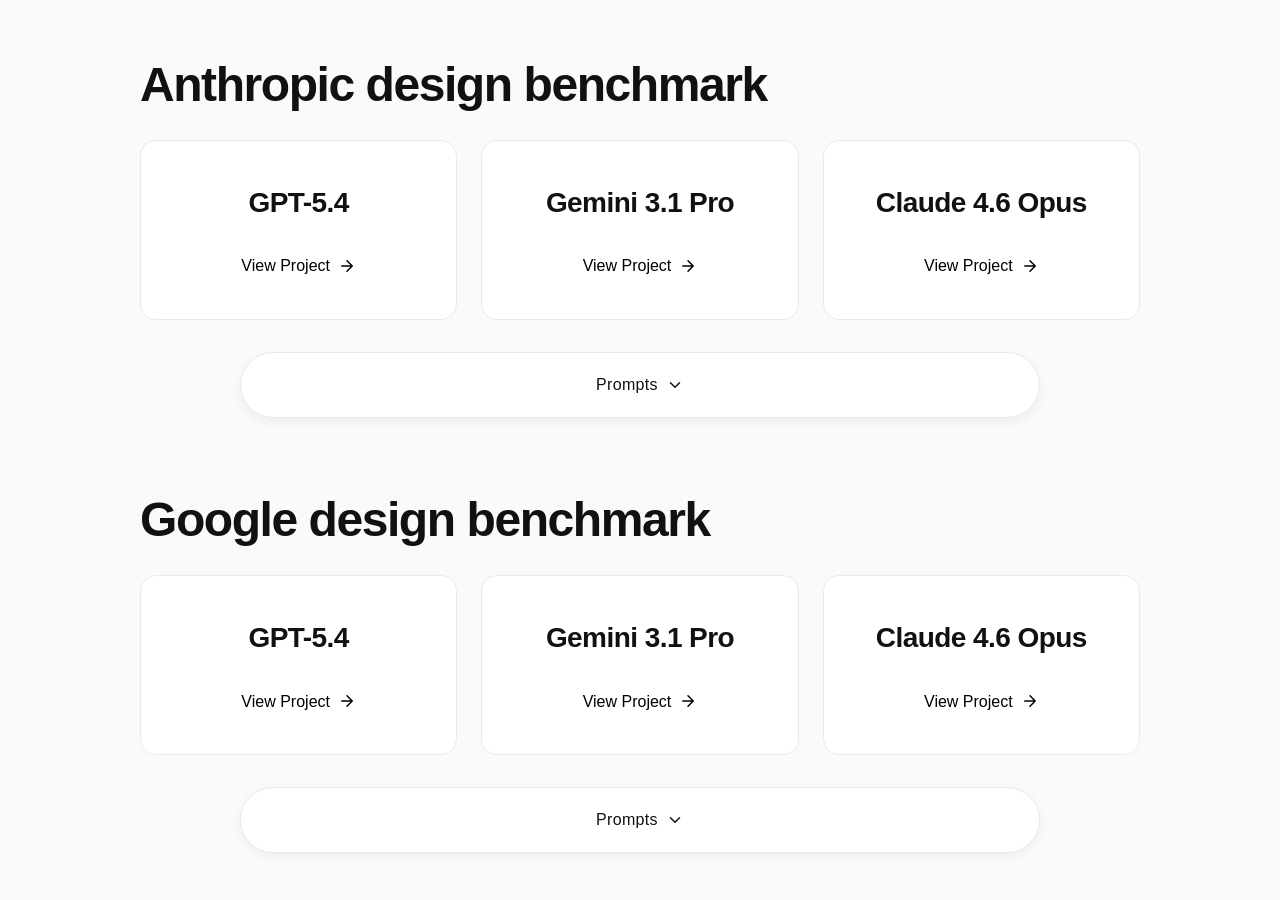
<file: index.html>
<!DOCTYPE html>
<html lang="en">
<head>
  <meta charset="UTF-8">
  <meta name="viewport" content="width=device-width, initial-scale=1.0">
  <title>AI Design Search Prototypes</title>
  <meta name="description" content="A collection of web design prototypes for various AI assistant concepts.">
  <link rel="icon" type="image/svg+xml" href="data:image/svg+xml,%3Csvg xmlns='http://www.w3.org/2000/svg' viewBox='0 0 32 32'%3E%3Crect width='32' height='32' rx='6' fill='%23111111'/%3E%3Cpath d='M10 22L16 10L22 22' stroke='%23ffffff' stroke-width='2' fill='none'/%3E%3Cpath d='M12.5 18H19.5' stroke='%23ffffff' stroke-width='2'/%3E%3C/svg%3E">
  <style>
    :root {
      --bg: #FAFAFA;
      --text: #111111;
      --card-bg: #FFFFFF;
      --border: #EAEAEA;
      --accent: #000000;
      --hover-border: #CCCCCC;
    }

    @media (prefers-color-scheme: dark) {
      :root {
        --bg: #0A0A0A;
        --text: #EDEDED;
        --card-bg: #141414;
        --border: #2A2A2A;
        --accent: #FFFFFF;
        --hover-border: #444444;
      }
    }

    * {
      margin: 0;
      padding: 0;
      box-sizing: border-box;
    }

    body {
      font-family: -apple-system, BlinkMacSystemFont, "SF Pro Display", "Segoe UI", Roboto, Helvetica, Arial, sans-serif;
      background-color: var(--bg);
      color: var(--text);
      line-height: 1.6;
      display: flex;
      flex-direction: column;
      align-items: center;
      justify-content: center;
      min-height: 100vh;
      padding: 2rem;
      -webkit-font-smoothing: antialiased;
      -moz-osx-font-smoothing: grayscale;
    }

    .container {
      max-width: 1000px;
      width: 100%;
    }

    header {
      margin-bottom: 0;
      text-align: center;
    }

    h1 {
      font-size: 3rem;
      font-weight: 700;
      letter-spacing: -0.03em;
      margin-bottom: 1rem;
      text-align: left;
    }

    p.subtitle {
      color: #666;
      font-size: 1.2rem;
      max-width: 600px;
      margin: 0 auto;
    }
    
    @media (prefers-color-scheme: dark) {
      p.subtitle { color: #999; }
    }

    .projects-grid {
      display: grid;
      grid-template-columns: repeat(auto-fit, minmax(300px, 1fr));
      gap: 1.5rem;
    }

    .project-card {
      background: var(--card-bg);
      border: 1px solid var(--border);
      border-radius: 16px;
      padding: 2.5rem;
      text-decoration: none;
      color: var(--text);
      transition: all 0.3s cubic-bezier(0.25, 0.8, 0.25, 1);
      display: flex;
      flex-direction: column;
      align-items: center;
      justify-content: center;
      text-align: center;
      height: 100%;
      position: relative;
      overflow: hidden;
    }

    .project-card::before {
      content: '';
      position: absolute;
      top: 0;
      left: 0;
      right: 0;
      height: 4px;
      background: var(--accent);
      opacity: 0;
      transition: all 0.3s ease;
    }

    .project-card:hover {
      transform: translateY(-6px);
      box-shadow: 0 16px 32px rgba(0, 0, 0, 0.08);
      border-color: var(--hover-border);
    }
    
    @media (prefers-color-scheme: dark) {
      .project-card:hover { box-shadow: 0 16px 32px rgba(0, 0, 0, 0.4); }
    }

    .project-card:hover::before {
      opacity: 1;
    }

    /* Brand-specific top border colors */
    .card-gpt:hover::before { background: #10a37f; } /* OpenAI Green */
    .card-gemini:hover::before { background: linear-gradient(90deg, #4285f4, #ea4335, #fbbc05, #34a853); } /* Google Colors */
    .card-claude:hover::before { background: #D4714E; } /* Anthropic Tawny */

    .project-tag {
      font-size: 0.8rem;
      text-transform: uppercase;
      letter-spacing: 0.05em;
      font-weight: 600;
      color: #888;
      margin-bottom: 1rem;
      display: none;
    }

    .project-title {
      font-size: 1.75rem;
      font-weight: 600;
      margin-bottom: 0.75rem;
      letter-spacing: -0.02em;
    }

    .project-desc {
      color: #666;
      font-size: 1rem;
      margin-bottom: 2.5rem;
      flex-grow: 1;
    }
    
    @media (prefers-color-scheme: dark) {
      .project-desc { color: #A0A0A0; }
    }

    .project-link {
      display: inline-flex;
      align-items: center;
      justify-content: center;
      font-weight: 500;
      font-size: 1rem;
      color: var(--accent);
      margin-top: 1rem;
    }

    .project-link svg {
      margin-left: 0.5rem;
      transition: transform 0.2s ease;
      fill: none;
      stroke: currentColor;
      stroke-width: 2;
      stroke-linecap: round;
      stroke-linejoin: round;
      width: 18px;
      height: 18px;
    }

    .project-card:hover .project-link svg {
      transform: translateX(6px);
    }

    footer {
      margin-top: 0;
      text-align: center;
      color: #888;
      font-size: 0.9rem;
    }
    
    /* Reveal animation */
    @keyframes fadeInUp {
      from { opacity: 0; transform: translateY(20px); }
      to { opacity: 1; transform: translateY(0); }
    }
    
    .animate-up {
      animation: fadeInUp 0.8s cubic-bezier(0.16, 1, 0.3, 1) forwards;
      opacity: 0;
    }
    
    .delay-1 { animation-delay: 0.1s; }
    .delay-2 { animation-delay: 0.2s; }
    .delay-3 { animation-delay: 0.3s; }

    details.prompt-block {
      margin-top: 2rem;
      background: var(--card-bg);
      border: 1px solid var(--border);
      border-radius: 50px;
      text-align: center;
      color: var(--text);
      font-size: 1rem;
      max-width: 800px;
      margin-left: auto;
      margin-right: auto;
      box-shadow: 0 4px 12px rgba(0,0,0,0.05);
      transition: all 0.3s cubic-bezier(0.25, 0.8, 0.25, 1);
    }
    
    details.prompt-block:hover {
      border-color: var(--hover-border);
      box-shadow: 0 8px 24px rgba(0, 0, 0, 0.08);
      transform: translateY(-2px);
    }

    details.prompt-block[open] {
      border-radius: 24px;
    }

    details.prompt-block summary {
      padding: 1.2rem 2.5rem;
      cursor: pointer;
      font-weight: 500;
      list-style: none;
      outline: none;
      display: flex;
      align-items: center;
      justify-content: center;
      gap: 0.5rem;
      letter-spacing: 0.02em;
    }

    details.prompt-block summary::-webkit-details-marker {
      display: none;
    }
    
    details.prompt-block summary svg {
      width: 18px;
      height: 18px;
      fill: none;
      stroke: currentColor;
      stroke-width: 2;
      stroke-linecap: round;
      stroke-linejoin: round;
      transition: transform 0.3s cubic-bezier(0.25, 0.8, 0.25, 1);
    }
    
    details.prompt-block[open] summary svg {
      transform: rotate(180deg);
    }

    .prompt-content {
      padding: 0 2.5rem 1.5rem 2.5rem;
      line-height: 1.6;
      word-break: keep-all;
      color: #666;
    }
    
    @media (prefers-color-scheme: dark) {
      details.prompt-block {
        box-shadow: 0 4px 12px rgba(0,0,0,0.2);
      }
      details.prompt-block:hover {
        box-shadow: 0 8px 24px rgba(0,0,0,0.4);
      }
      .prompt-content {
        color: #A0A0A0;
      }
    }
  </style>
</head>
<body>

  <div class="container">
    <header class="animate-up">
      <h1>Anthropic design benchmark</h1>
    </header>

    <section style="margin-bottom: 4rem;">
      <div class="projects-grid">
        
        <!-- GPT-5.4 Project -->
        <a href="./anthropic/gpt5.4/index.html" class="project-card card-gpt animate-up delay-1">
          <span class="project-tag">gpt5.4</span>
          <h2 class="project-title">GPT-5.4</h2>

          <div class="project-link">
            View Project
            <svg viewBox="0 0 24 24"><path d="M5 12h14M12 5l7 7-7 7"/></svg>
          </div>
        </a>

        <!-- Gemini 3.1 Pro Project -->
        <a href="./anthropic/gemini3.1pro/index.html" class="project-card card-gemini animate-up delay-2">
          <span class="project-tag">gemini3.1pro</span>
          <h2 class="project-title">Gemini 3.1 Pro</h2>

          <div class="project-link">
            View Project
            <svg viewBox="0 0 24 24"><path d="M5 12h14M12 5l7 7-7 7"/></svg>
          </div>
        </a>

        <!-- Claude 4.6 Opus Project -->
        <a href="./anthropic/claude4.6opus/index.html" class="project-card card-claude animate-up delay-3">
          <span class="project-tag">claude4.6opus</span>
          <h2 class="project-title">Claude 4.6 Opus</h2>

          <div class="project-link">
            View Project
            <svg viewBox="0 0 24 24"><path d="M5 12h14M12 5l7 7-7 7"/></svg>
          </div>
        </a>

      </div>

      <details class="prompt-block animate-up delay-3">
        <summary>
          Prompts
          <svg viewBox="0 0 24 24"><path d="M6 9l6 6 6-6"/></svg>
        </summary>
        <div class="prompt-content">
          Anthropic의 페이지 그대로 만들어줘. html,css를 사용하도록 해.<br>
          Anthropic의 디자인 철학, 색상 등을 그대로 반영해줘.<br><br>
          스킬 등은 아무것도 사용하지마. 너가 아는 느낌과 감각 그대로를 사용해서 코딩하도록해.
        </div>
      </details>
    </section>

    <header class="animate-up">
      <h1>Google design benchmark</h1>
    </header>

    <section>
      <div class="projects-grid">
        
        <!-- GPT-5.4 Project -->
        <a href="./google/gpt5.4/index.html" class="project-card card-gpt animate-up delay-1">
          <span class="project-tag">gpt5.4</span>
          <h2 class="project-title">GPT-5.4</h2>

          <div class="project-link">
            View Project
            <svg viewBox="0 0 24 24"><path d="M5 12h14M12 5l7 7-7 7"/></svg>
          </div>
        </a>

        <!-- Gemini 3.1 Pro Project -->
        <a href="./google/gemini3.1/index.html" class="project-card card-gemini animate-up delay-2">
          <span class="project-tag">gemini3.1pro</span>
          <h2 class="project-title">Gemini 3.1 Pro</h2>

          <div class="project-link">
            View Project
            <svg viewBox="0 0 24 24"><path d="M5 12h14M12 5l7 7-7 7"/></svg>
          </div>
        </a>

        <!-- Claude 4.6 Opus Project -->
        <a href="./google/opus4.6/index.html" class="project-card card-claude animate-up delay-3">
          <span class="project-tag">claude4.6opus</span>
          <h2 class="project-title">Claude 4.6 Opus</h2>

          <div class="project-link">
            View Project
            <svg viewBox="0 0 24 24"><path d="M5 12h14M12 5l7 7-7 7"/></svg>
          </div>
        </a>

      </div>

      <details class="prompt-block animate-up delay-3">
        <summary>
          Prompts
          <svg viewBox="0 0 24 24"><path d="M6 9l6 6 6-6"/></svg>
        </summary>
        <div class="prompt-content">
          이 디렉터리 안에 Google 공식 소개 홈페이지 만들어줘. 내용은 영문<br>
          으로 작성해줘. 아무런 사전 정보 없이 그저 모델의 성능만을 평가하기 위한<br>
          벤치마크성 홈페이지 만들기 테스트이므로 웹 검색, 스킬 사용, MCP 사용을<br>
          금지할게.
        </div>
      </details>
    </section>

    <footer class="animate-up delay-3">
    </footer>
  </div>

</body>
</html>
</file>
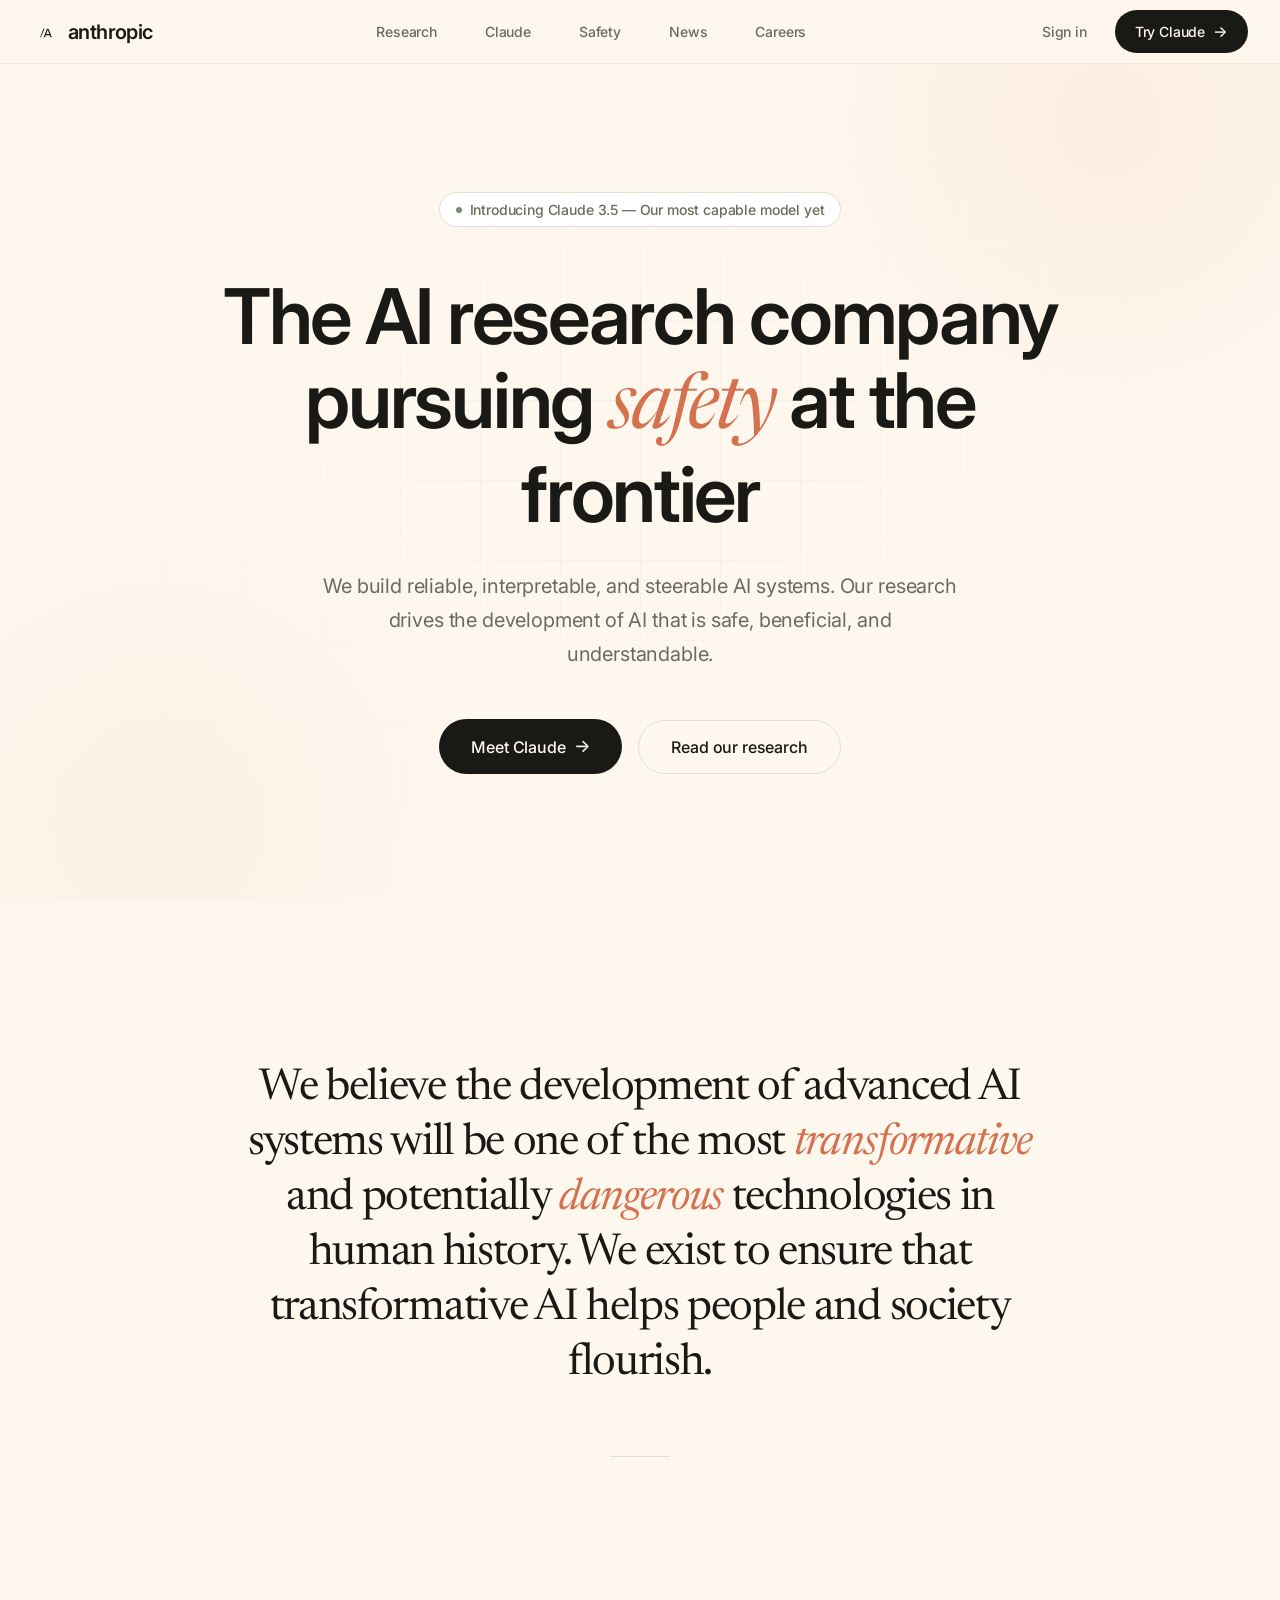
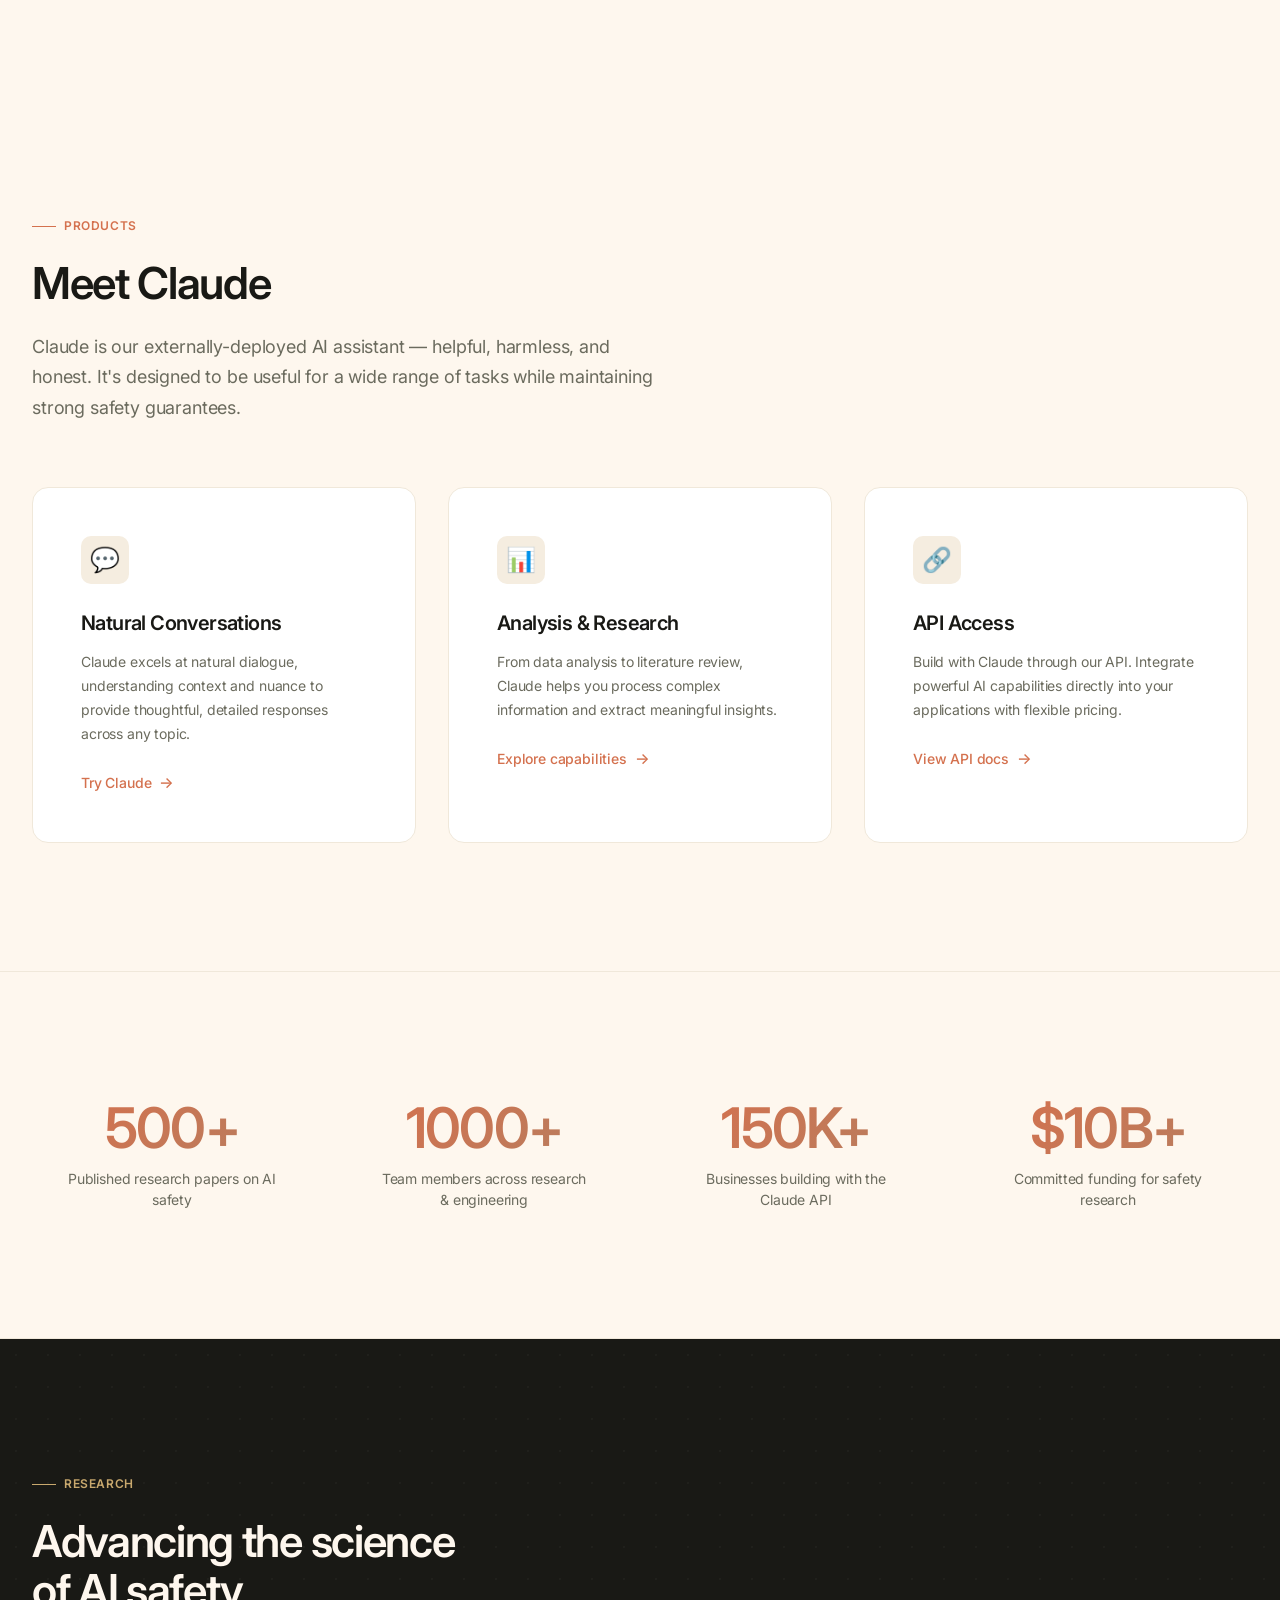
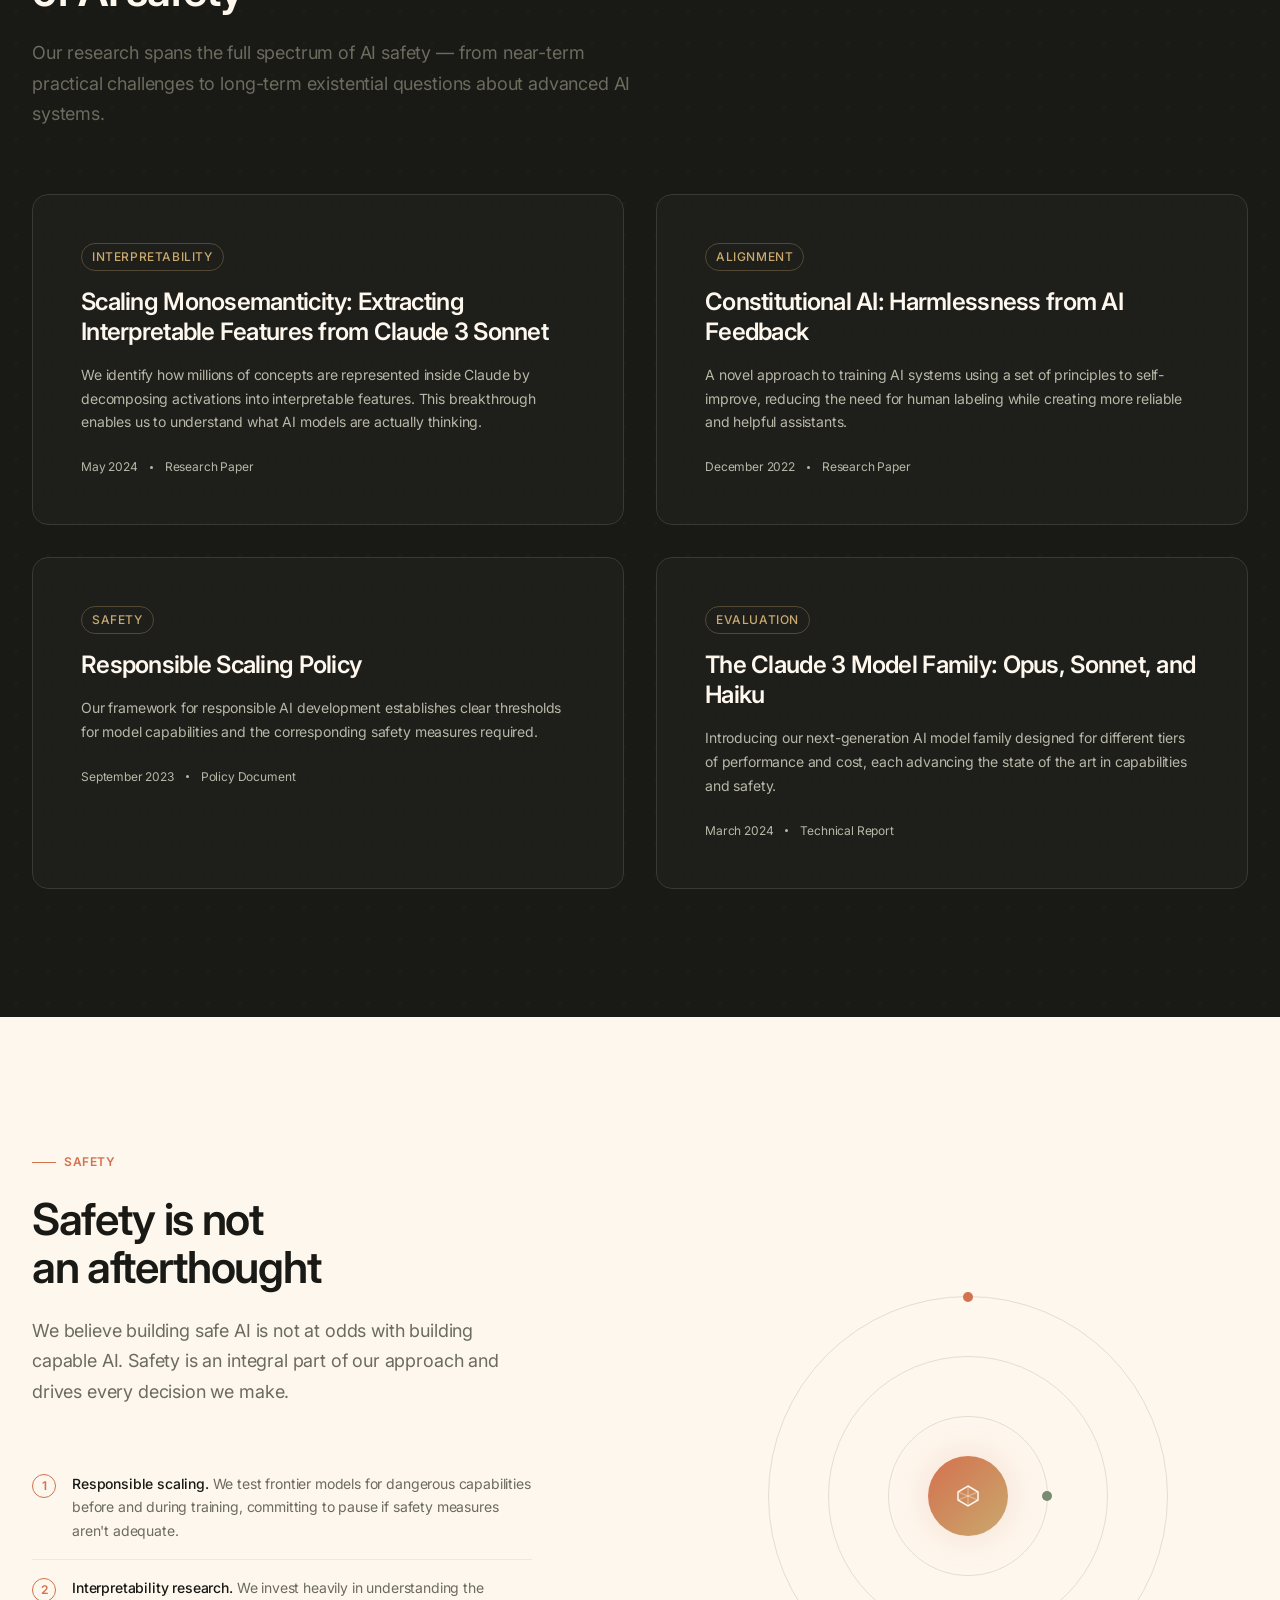
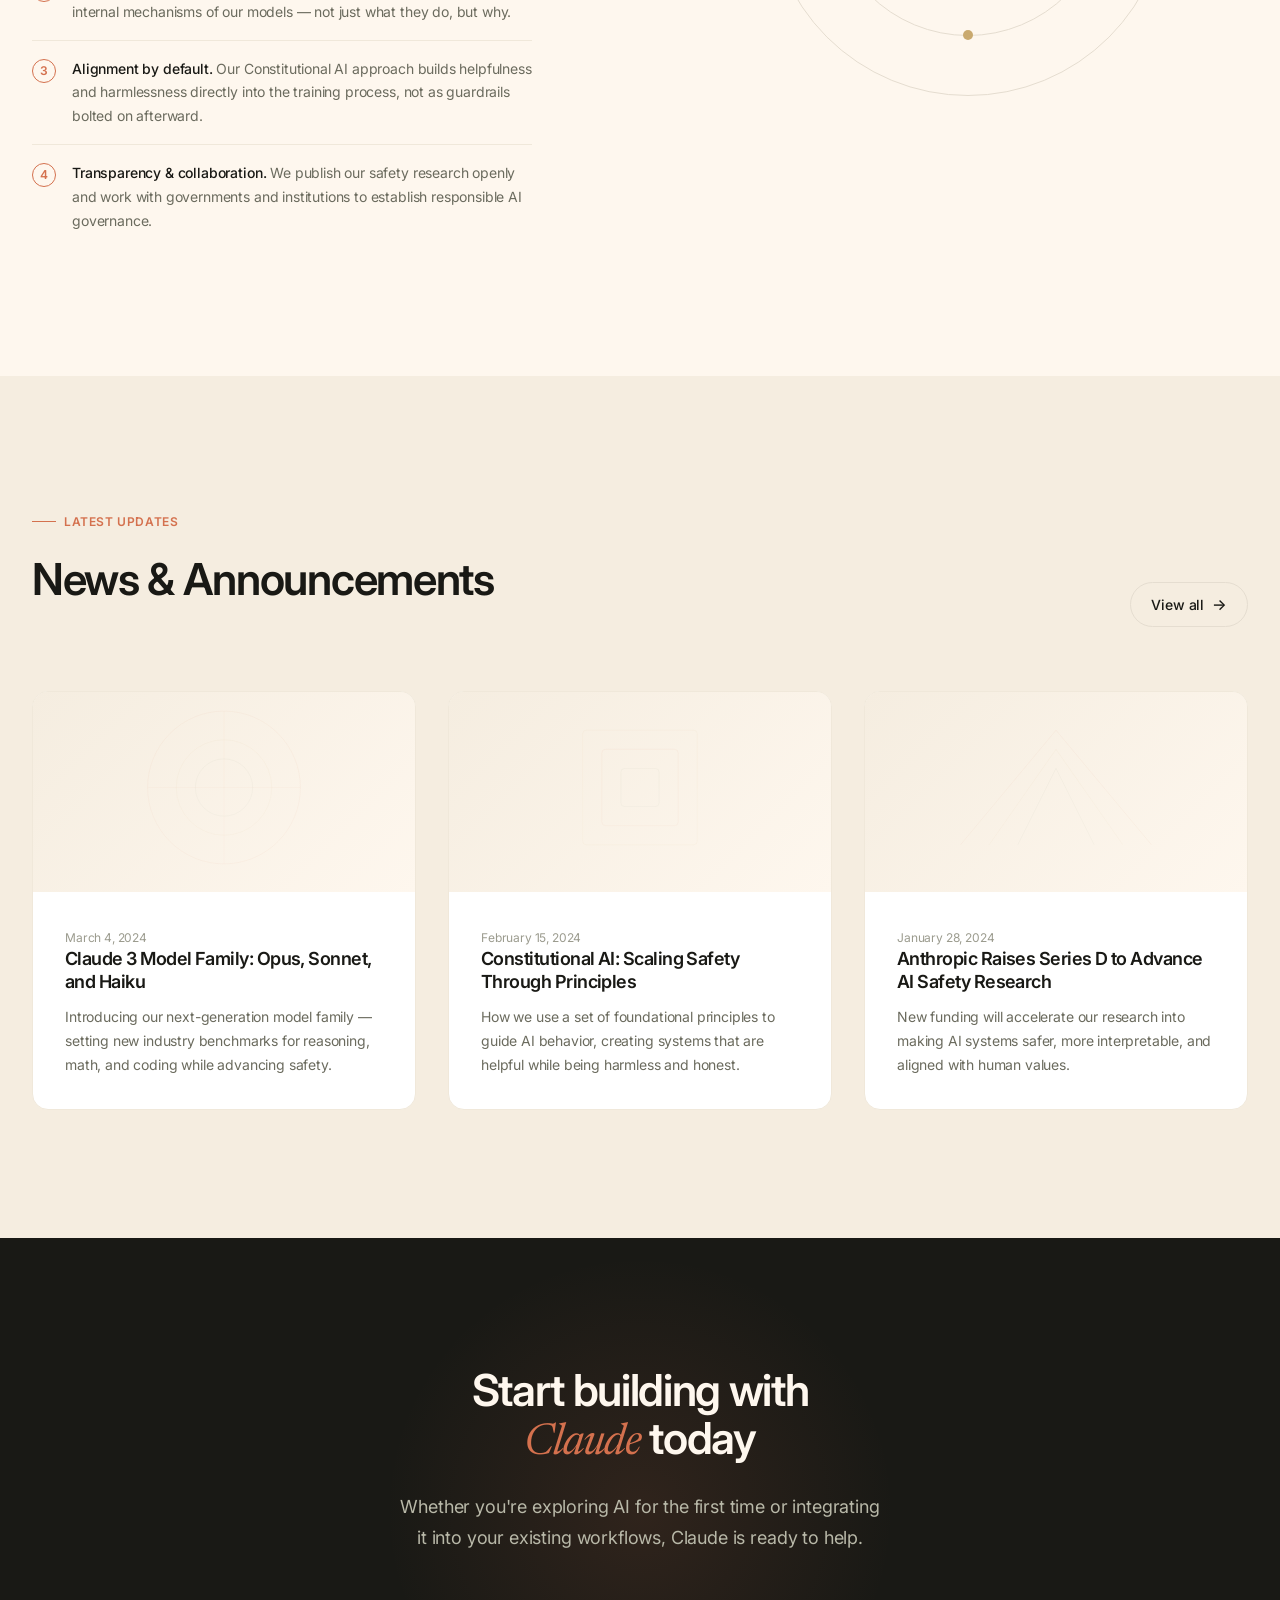
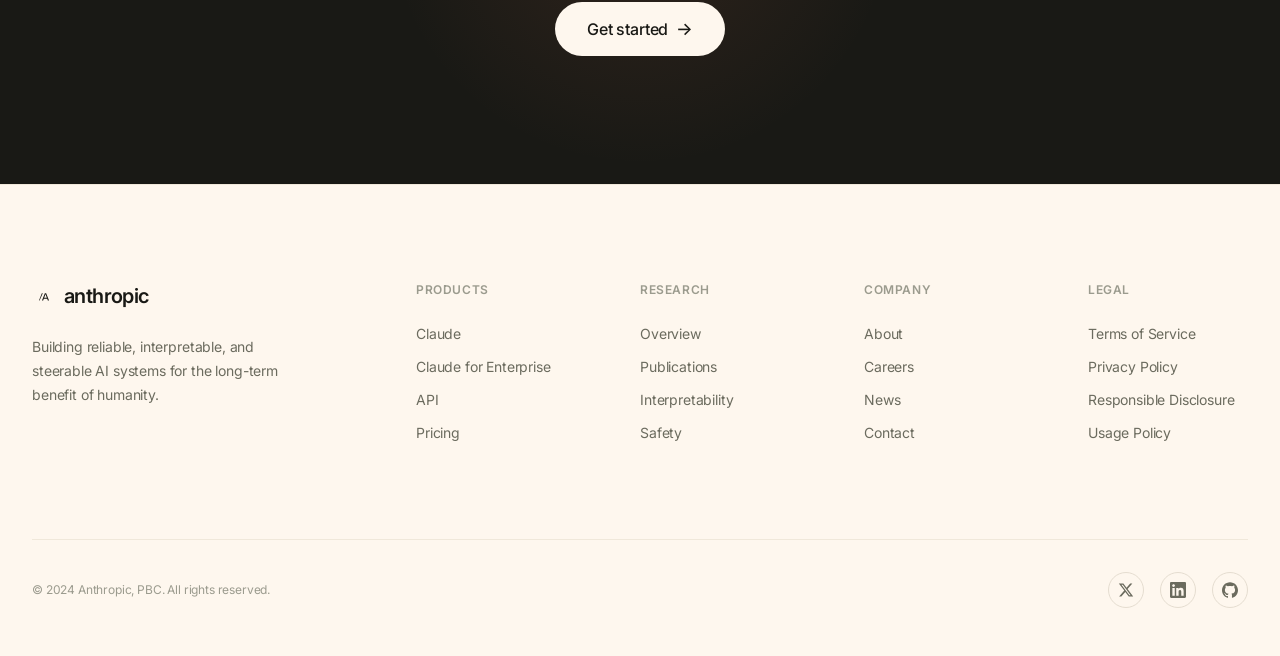
<file: anthropic/claude4.6opus/index.html>
<!DOCTYPE html>
<html lang="en">
<head>
  <meta charset="UTF-8">
  <meta name="viewport" content="width=device-width, initial-scale=1.0">
  <meta name="description" content="Anthropic is an AI safety company building reliable, interpretable, and steerable AI systems. Meet Claude, our AI assistant.">
  <title>Anthropic — AI research and products that put safety at the frontier</title>
  
  <!-- Fonts -->
  <link rel="preconnect" href="https://fonts.googleapis.com">
  <link rel="preconnect" href="https://fonts.gstatic.com" crossorigin>
  <link href="https://fonts.googleapis.com/css2?family=Inter:wght@400;500;600&family=Newsreader:ital,wght@0,400;1,400&display=swap" rel="stylesheet">
  
  <!-- Styles -->
  <link rel="stylesheet" href="styles.css">
  
  <!-- Favicon -->
  <link rel="icon" type="image/svg+xml" href="data:image/svg+xml,%3Csvg xmlns='http://www.w3.org/2000/svg' viewBox='0 0 32 32'%3E%3Crect width='32' height='32' rx='6' fill='%23191915'/%3E%3Cpath d='M10 22L16 10L22 22' stroke='%23FEF7EE' stroke-width='2' fill='none'/%3E%3Cpath d='M12.5 18H19.5' stroke='%23FEF7EE' stroke-width='2'/%3E%3C/svg%3E">
</head>
<body id="top">

  <!-- ============ Navigation ============ -->
  <nav class="nav" id="main-nav">
    <div class="nav__inner">
      <a href="#top" class="nav__logo" aria-label="Anthropic Home">
        <svg class="nav__logo-icon" viewBox="0 0 32 32" fill="none" xmlns="http://www.w3.org/2000/svg">
          <path d="M13.28 22L17.12 12.32H18.88L22.72 22H21.12L20.24 19.6H15.76L14.88 22H13.28ZM16.24 18.32H19.76L18.04 13.6H17.96L16.24 18.32Z" fill="currentColor"/>
          <path d="M9.28 22L13.12 12.32H14.4L10.08 22H9.28Z" fill="currentColor"/>
        </svg>
        <span>anthropic</span>
      </a>

      <div class="nav__links">
        <a href="#research" class="nav__link">Research</a>
        <a href="#claude" class="nav__link">Claude</a>
        <a href="#safety" class="nav__link">Safety</a>
        <a href="#news" class="nav__link">News</a>
        <a href="#news" class="nav__link">Careers</a>
      </div>

      <div class="nav__actions">
        <a href="#claude" class="btn btn--ghost">Sign in</a>
        <a href="#claude" class="btn btn--primary">
          Try Claude
          <span class="btn__arrow">→</span>
        </a>
      </div>

      <button class="nav__mobile-toggle" aria-label="Toggle menu" aria-expanded="false" id="mobile-toggle" type="button">
        <span></span>
        <span></span>
        <span></span>
      </button>
    </div>
  </nav>


  <!-- ============ Hero Section ============ -->
  <section class="hero">
    <div class="hero__bg">
      <div class="hero__gradient-1"></div>
      <div class="hero__gradient-2"></div>
      <div class="hero__grid-lines"></div>
    </div>
    <div class="container hero__content">
      <div class="hero__badge">
        <span class="hero__badge-dot"></span>
        Introducing Claude 3.5 — Our most capable model yet
      </div>
      <h1 class="hero__title">
        The AI research company<br>
        pursuing <em>safety</em> at the frontier
      </h1>
      <p class="hero__subtitle">
        We build reliable, interpretable, and steerable AI systems. 
        Our research drives the development of AI that is safe, beneficial, and understandable.
      </p>
      <div class="hero__actions">
        <a href="#claude" class="btn btn--primary btn--large">
          Meet Claude
          <span class="btn__arrow">→</span>
        </a>
        <a href="#research" class="btn btn--secondary btn--large">
          Read our research
        </a>
      </div>
    </div>
  </section>


  <!-- ============ Mission Statement ============ -->
  <section class="mission">
    <div class="container">
      <div class="animate-on-scroll">
        <p class="mission__text">
          We believe the development of advanced AI systems will be one of 
          the most <em>transformative</em> and potentially <em>dangerous</em> 
          technologies in human history. We exist to ensure that transformative 
          AI helps people and society flourish.
        </p>
      </div>
      <div class="mission__divider"></div>
    </div>
  </section>


  <!-- ============ Claude Product Section ============ -->
  <section class="claude section" id="claude">
    <div class="container">
      <div class="claude__header animate-on-scroll">
        <div class="section__eyebrow">
          <span class="section__eyebrow-line"></span>
          Products
        </div>
        <h2 class="section__title">Meet Claude</h2>
        <p class="section__description">
          Claude is our externally-deployed AI assistant — helpful, harmless, and honest. 
          It's designed to be useful for a wide range of tasks while maintaining strong safety guarantees.
        </p>
      </div>

      <div class="claude__grid">
        <div class="claude__card animate-on-scroll animate-delay-1">
          <div class="claude__card-icon">💬</div>
          <h3 class="claude__card-title">Natural Conversations</h3>
          <p class="claude__card-description">
            Claude excels at natural dialogue, understanding context and nuance 
            to provide thoughtful, detailed responses across any topic.
          </p>
          <a href="#claude" class="claude__card-link">
            Try Claude
            <span class="btn__arrow">→</span>
          </a>
        </div>

        <div class="claude__card animate-on-scroll animate-delay-2">
          <div class="claude__card-icon">📊</div>
          <h3 class="claude__card-title">Analysis & Research</h3>
          <p class="claude__card-description">
            From data analysis to literature review, Claude helps you 
            process complex information and extract meaningful insights.
          </p>
          <a href="#research" class="claude__card-link">
            Explore capabilities
            <span class="btn__arrow">→</span>
          </a>
        </div>

        <div class="claude__card animate-on-scroll animate-delay-3">
          <div class="claude__card-icon">🔗</div>
          <h3 class="claude__card-title">API Access</h3>
          <p class="claude__card-description">
            Build with Claude through our API. Integrate powerful AI capabilities 
            directly into your applications with flexible pricing.
          </p>
          <a href="#claude" class="claude__card-link">
            View API docs
            <span class="btn__arrow">→</span>
          </a>
        </div>
      </div>
    </div>
  </section>


  <!-- ============ Stats / Impact ============ -->
  <section class="stats">
    <div class="container">
      <div class="stats__grid">
        <div class="stats__item animate-on-scroll animate-delay-1">
          <div class="stats__number stats__number--accent">500+</div>
          <div class="stats__label">Published research papers on AI safety</div>
        </div>
        <div class="stats__item animate-on-scroll animate-delay-2">
          <div class="stats__number stats__number--accent">1000+</div>
          <div class="stats__label">Team members across research & engineering</div>
        </div>
        <div class="stats__item animate-on-scroll animate-delay-3">
          <div class="stats__number stats__number--accent">150K+</div>
          <div class="stats__label">Businesses building with the Claude API</div>
        </div>
        <div class="stats__item animate-on-scroll animate-delay-4">
          <div class="stats__number stats__number--accent">$10B+</div>
          <div class="stats__label">Committed funding for safety research</div>
        </div>
      </div>
    </div>
  </section>


  <!-- ============ Research Section (Dark) ============ -->
  <section class="research section" id="research">
    <div class="research__bg-pattern"></div>
    <div class="container research__inner">
      <div class="research__header animate-on-scroll">
        <div class="section__eyebrow">
          <span class="section__eyebrow-line"></span>
          Research
        </div>
        <h2 class="section__title">Advancing the science<br>of AI safety</h2>
        <p class="section__description">
          Our research spans the full spectrum of AI safety — from near-term practical challenges 
          to long-term existential questions about advanced AI systems.
        </p>
      </div>

      <div class="research__grid">
        <a href="#research" class="research__item animate-on-scroll animate-delay-1">
          <span class="research__item-tag">Interpretability</span>
          <h3 class="research__item-title">Scaling Monosemanticity: Extracting Interpretable Features from Claude 3 Sonnet</h3>
          <p class="research__item-description">
            We identify how millions of concepts are represented inside Claude by decomposing activations 
            into interpretable features. This breakthrough enables us to understand what AI models are actually thinking.
          </p>
          <div class="research__item-meta">
            May 2024
            <span></span>
            Research Paper
          </div>
        </a>

        <a href="#research" class="research__item animate-on-scroll animate-delay-2">
          <span class="research__item-tag">Alignment</span>
          <h3 class="research__item-title">Constitutional AI: Harmlessness from AI Feedback</h3>
          <p class="research__item-description">
            A novel approach to training AI systems using a set of principles to self-improve, 
            reducing the need for human labeling while creating more reliable and helpful assistants.
          </p>
          <div class="research__item-meta">
            December 2022
            <span></span>
            Research Paper
          </div>
        </a>

        <a href="#research" class="research__item animate-on-scroll animate-delay-3">
          <span class="research__item-tag">Safety</span>
          <h3 class="research__item-title">Responsible Scaling Policy</h3>
          <p class="research__item-description">
            Our framework for responsible AI development establishes clear thresholds for 
            model capabilities and the corresponding safety measures required.
          </p>
          <div class="research__item-meta">
            September 2023
            <span></span>
            Policy Document
          </div>
        </a>

        <a href="#research" class="research__item animate-on-scroll animate-delay-4">
          <span class="research__item-tag">Evaluation</span>
          <h3 class="research__item-title">The Claude 3 Model Family: Opus, Sonnet, and Haiku</h3>
          <p class="research__item-description">
            Introducing our next-generation AI model family designed for different tiers of 
            performance and cost, each advancing the state of the art in capabilities and safety.
          </p>
          <div class="research__item-meta">
            March 2024
            <span></span>
            Technical Report
          </div>
        </a>
      </div>
    </div>
  </section>


  <!-- ============ Safety Commitment ============ -->
  <section class="safety section" id="safety">
    <div class="container">
      <div class="safety__layout">
        <div class="safety__content animate-on-scroll">
          <div class="section__eyebrow">
            <span class="section__eyebrow-line"></span>
            Safety
          </div>
          <h2 class="section__title">Safety is not<br>an afterthought</h2>
          <p class="section__description">
            We believe building safe AI is not at odds with building capable AI. 
            Safety is an integral part of our approach and drives every decision we make.
          </p>

          <div class="safety__principles">
            <div class="safety__principle">
              <span class="safety__principle-number">1</span>
              <p class="safety__principle-text">
                <strong>Responsible scaling.</strong> We test frontier models for dangerous capabilities 
                before and during training, committing to pause if safety measures aren't adequate.
              </p>
            </div>
            <div class="safety__principle">
              <span class="safety__principle-number">2</span>
              <p class="safety__principle-text">
                <strong>Interpretability research.</strong> We invest heavily in understanding the 
                internal mechanisms of our models — not just what they do, but why.
              </p>
            </div>
            <div class="safety__principle">
              <span class="safety__principle-number">3</span>
              <p class="safety__principle-text">
                <strong>Alignment by default.</strong> Our Constitutional AI approach builds helpfulness 
                and harmlessness directly into the training process, not as guardrails bolted on afterward.
              </p>
            </div>
            <div class="safety__principle">
              <span class="safety__principle-number">4</span>
              <p class="safety__principle-text">
                <strong>Transparency & collaboration.</strong> We publish our safety research openly 
                and work with governments and institutions to establish responsible AI governance.
              </p>
            </div>
          </div>
        </div>

        <div class="safety__visual animate-on-scroll animate-delay-2">
          <div class="safety__orbit">
            <div class="safety__orbit-ring safety__orbit-ring--1">
              <div class="safety__orbit-dot"></div>
            </div>
            <div class="safety__orbit-ring safety__orbit-ring--2">
              <div class="safety__orbit-dot"></div>
            </div>
            <div class="safety__orbit-ring safety__orbit-ring--3">
              <div class="safety__orbit-dot"></div>
            </div>
            <div class="safety__orbit-center">
              <svg width="32" height="32" viewBox="0 0 32 32" fill="none">
                <path d="M16 6L26 12V20L16 26L6 20V12L16 6Z" stroke="#FEF7EE" stroke-width="1.5" fill="none"/>
                <path d="M16 6V26" stroke="#FEF7EE" stroke-width="1" opacity="0.5"/>
                <path d="M6 12L26 20" stroke="#FEF7EE" stroke-width="1" opacity="0.5"/>
                <path d="M26 12L6 20" stroke="#FEF7EE" stroke-width="1" opacity="0.5"/>
              </svg>
            </div>
          </div>
        </div>
      </div>
    </div>
  </section>


  <!-- ============ News Section ============ -->
  <section class="news section--secondary section" id="news">
    <div class="container">
      <div class="news__header animate-on-scroll">
        <div>
          <div class="section__eyebrow">
            <span class="section__eyebrow-line"></span>
            Latest Updates
          </div>
          <h2 class="section__title">News & Announcements</h2>
        </div>
        <a href="#news" class="btn btn--secondary">
          View all
          <span class="btn__arrow">→</span>
        </a>
      </div>

      <div class="news__grid">
        <a href="#news" class="news__card animate-on-scroll animate-delay-1">
          <div class="news__card-image">
            <div class="news__card-image-inner">
              <svg class="news__card-image-pattern" viewBox="0 0 400 200" fill="none">
                <circle cx="200" cy="100" r="80" stroke="#D4714E" stroke-width="0.5" opacity="0.3"/>
                <circle cx="200" cy="100" r="50" stroke="#C9A96E" stroke-width="0.5" opacity="0.3"/>
                <circle cx="200" cy="100" r="30" stroke="#7A8B6F" stroke-width="0.5" opacity="0.3"/>
                <line x1="120" y1="100" x2="280" y2="100" stroke="#D4714E" stroke-width="0.5" opacity="0.2"/>
                <line x1="200" y1="20" x2="200" y2="180" stroke="#D4714E" stroke-width="0.5" opacity="0.2"/>
              </svg>
            </div>
          </div>
          <div class="news__card-body">
            <time class="news__card-date">March 4, 2024</time>
            <h3 class="news__card-title">Claude 3 Model Family: Opus, Sonnet, and Haiku</h3>
            <p class="news__card-excerpt">
              Introducing our next-generation model family — setting new industry benchmarks 
              for reasoning, math, and coding while advancing safety.
            </p>
          </div>
        </a>

        <a href="#news" class="news__card animate-on-scroll animate-delay-2">
          <div class="news__card-image">
            <div class="news__card-image-inner">
              <svg class="news__card-image-pattern" viewBox="0 0 400 200" fill="none">
                <rect x="140" y="40" width="120" height="120" rx="4" stroke="#C9A96E" stroke-width="0.5" opacity="0.3"/>
                <rect x="160" y="60" width="80" height="80" rx="4" stroke="#D4714E" stroke-width="0.5" opacity="0.3"/>
                <rect x="180" y="80" width="40" height="40" rx="4" stroke="#7A8B6F" stroke-width="0.5" opacity="0.3"/>
              </svg>
            </div>
          </div>
          <div class="news__card-body">
            <time class="news__card-date">February 15, 2024</time>
            <h3 class="news__card-title">Constitutional AI: Scaling Safety Through Principles</h3>
            <p class="news__card-excerpt">
              How we use a set of foundational principles to guide AI behavior, 
              creating systems that are helpful while being harmless and honest.
            </p>
          </div>
        </a>

        <a href="#news" class="news__card animate-on-scroll animate-delay-3">
          <div class="news__card-image">
            <div class="news__card-image-inner">
              <svg class="news__card-image-pattern" viewBox="0 0 400 200" fill="none">
                <path d="M100 160L200 40L300 160" stroke="#D4714E" stroke-width="0.5" opacity="0.3"/>
                <path d="M130 160L200 60L270 160" stroke="#C9A96E" stroke-width="0.5" opacity="0.3"/>
                <path d="M160 160L200 80L240 160" stroke="#7A8B6F" stroke-width="0.5" opacity="0.3"/>
              </svg>
            </div>
          </div>
          <div class="news__card-body">
            <time class="news__card-date">January 28, 2024</time>
            <h3 class="news__card-title">Anthropic Raises Series D to Advance AI Safety Research</h3>
            <p class="news__card-excerpt">
              New funding will accelerate our research into making AI systems safer, 
              more interpretable, and aligned with human values.
            </p>
          </div>
        </a>
      </div>
    </div>
  </section>


  <!-- ============ CTA Section ============ -->
  <section class="cta">
    <div class="cta__bg">
      <div class="cta__glow"></div>
    </div>
    <div class="container cta__content">
      <h2 class="cta__title animate-on-scroll">
        Start building with<br><em>Claude</em> today
      </h2>
      <p class="cta__description animate-on-scroll animate-delay-1">
        Whether you're exploring AI for the first time or integrating it 
        into your existing workflows, Claude is ready to help.
      </p>
      <div class="animate-on-scroll animate-delay-2">
        <a href="#claude" class="btn btn--primary btn--large">
          Get started
          <span class="btn__arrow">→</span>
        </a>
      </div>
    </div>
  </section>


  <!-- ============ Footer ============ -->
  <footer class="footer">
    <div class="container">
      <div class="footer__top">
        <div class="footer__brand">
          <div class="footer__logo">
            <svg width="24" height="24" viewBox="0 0 32 32" fill="none">
              <path d="M13.28 22L17.12 12.32H18.88L22.72 22H21.12L20.24 19.6H15.76L14.88 22H13.28ZM16.24 18.32H19.76L18.04 13.6H17.96L16.24 18.32Z" fill="currentColor"/>
              <path d="M9.28 22L13.12 12.32H14.4L10.08 22H9.28Z" fill="currentColor"/>
            </svg>
            <span>anthropic</span>
          </div>
          <p class="footer__tagline">
            Building reliable, interpretable, and steerable AI systems 
            for the long-term benefit of humanity.
          </p>
        </div>

        <div class="footer__column">
          <h4 class="footer__column-title">Products</h4>
          <div class="footer__links">
            <a href="#claude" class="footer__link">Claude</a>
            <a href="#claude" class="footer__link">Claude for Enterprise</a>
            <a href="#claude" class="footer__link">API</a>
            <a href="#claude" class="footer__link">Pricing</a>
          </div>
        </div>

        <div class="footer__column">
          <h4 class="footer__column-title">Research</h4>
          <div class="footer__links">
            <a href="#research" class="footer__link">Overview</a>
            <a href="#research" class="footer__link">Publications</a>
            <a href="#research" class="footer__link">Interpretability</a>
            <a href="#safety" class="footer__link">Safety</a>
          </div>
        </div>

        <div class="footer__column">
          <h4 class="footer__column-title">Company</h4>
          <div class="footer__links">
            <a href="#news" class="footer__link">About</a>
            <a href="#news" class="footer__link">Careers</a>
            <a href="#news" class="footer__link">News</a>
            <a href="#news" class="footer__link">Contact</a>
          </div>
        </div>

        <div class="footer__column">
          <h4 class="footer__column-title">Legal</h4>
          <div class="footer__links">
            <a href="#top" class="footer__link">Terms of Service</a>
            <a href="#top" class="footer__link">Privacy Policy</a>
            <a href="#top" class="footer__link">Responsible Disclosure</a>
            <a href="#top" class="footer__link">Usage Policy</a>
          </div>
        </div>
      </div>

      <div class="footer__bottom">
        <p class="footer__copyright">© 2024 Anthropic, PBC. All rights reserved.</p>
        <div class="footer__social">
          <a href="https://twitter.com" class="footer__social-link" aria-label="Twitter/X" rel="noreferrer" target="_blank">
            <svg width="16" height="16" viewBox="0 0 24 24" fill="currentColor">
              <path d="M18.244 2.25h3.308l-7.227 8.26 8.502 11.24H16.17l-5.214-6.817L4.99 21.75H1.68l7.73-8.835L1.254 2.25H8.08l4.713 6.231zm-1.161 17.52h1.833L7.084 4.126H5.117z"/>
            </svg>
          </a>
          <a href="https://www.linkedin.com" class="footer__social-link" aria-label="LinkedIn" rel="noreferrer" target="_blank">
            <svg width="16" height="16" viewBox="0 0 24 24" fill="currentColor">
              <path d="M20.447 20.452h-3.554v-5.569c0-1.328-.027-3.037-1.852-3.037-1.853 0-2.136 1.445-2.136 2.939v5.667H9.351V9h3.414v1.561h.046c.477-.9 1.637-1.85 3.37-1.85 3.601 0 4.267 2.37 4.267 5.455v6.286zM5.337 7.433c-1.144 0-2.063-.926-2.063-2.065 0-1.138.92-2.063 2.063-2.063 1.14 0 2.064.925 2.064 2.063 0 1.139-.925 2.065-2.064 2.065zm1.782 13.019H3.555V9h3.564v11.452zM22.225 0H1.771C.792 0 0 .774 0 1.729v20.542C0 23.227.792 24 1.771 24h20.451C23.2 24 24 23.227 24 22.271V1.729C24 .774 23.2 0 22.222 0h.003z"/>
            </svg>
          </a>
          <a href="https://github.com" class="footer__social-link" aria-label="GitHub" rel="noreferrer" target="_blank">
            <svg width="16" height="16" viewBox="0 0 24 24" fill="currentColor">
              <path d="M12 .297c-6.63 0-12 5.373-12 12 0 5.303 3.438 9.8 8.205 11.385.6.113.82-.258.82-.577 0-.285-.01-1.04-.015-2.04-3.338.724-4.042-1.61-4.042-1.61C4.422 18.07 3.633 17.7 3.633 17.7c-1.087-.744.084-.729.084-.729 1.205.084 1.838 1.236 1.838 1.236 1.07 1.835 2.809 1.305 3.495.998.108-.776.417-1.305.76-1.605-2.665-.3-5.466-1.332-5.466-5.93 0-1.31.465-2.38 1.235-3.22-.135-.303-.54-1.523.105-3.176 0 0 1.005-.322 3.3 1.23.96-.267 1.98-.399 3-.405 1.02.006 2.04.138 3 .405 2.28-1.552 3.285-1.23 3.285-1.23.645 1.653.24 2.873.12 3.176.765.84 1.23 1.91 1.23 3.22 0 4.61-2.805 5.625-5.475 5.92.42.36.81 1.096.81 2.22 0 1.606-.015 2.896-.015 3.286 0 .315.21.69.825.57C20.565 22.092 24 17.592 24 12.297c0-6.627-5.373-12-12-12"/>
            </svg>
          </a>
        </div>
      </div>
    </div>
  </footer>


  <!-- ============ JavaScript ============ -->
  <script>
    const nav = document.getElementById('main-nav');
    const mobileToggle = document.getElementById('mobile-toggle');
    const gradient1 = document.querySelector('.hero__gradient-1');
    const gradient2 = document.querySelector('.hero__gradient-2');
    let isMenuOpen = false;

    if (nav || gradient1 || gradient2) {
      window.addEventListener('scroll', () => {
        const scrollY = window.scrollY;

        if (nav) {
          nav.classList.toggle('scrolled', scrollY > 50);
        }

        if (gradient1 && gradient2 && scrollY < 800) {
          gradient1.style.transform = `translate(${scrollY * 0.03}px, ${scrollY * 0.05}px)`;
          gradient2.style.transform = `translate(${-scrollY * 0.02}px, ${scrollY * 0.03}px)`;
        }
      });
    }

    if ('IntersectionObserver' in window) {
      const observer = new IntersectionObserver(
        (entries) => {
          entries.forEach((entry) => {
            if (entry.isIntersecting) {
              entry.target.classList.add('visible');
              observer.unobserve(entry.target);
            }
          });
        },
        {
          root: null,
          rootMargin: '0px 0px -80px 0px',
          threshold: 0.1
        }
      );

      document.querySelectorAll('.animate-on-scroll').forEach((element) => {
        observer.observe(element);
      });
    } else {
      document.querySelectorAll('.animate-on-scroll').forEach((element) => {
        element.classList.add('visible');
      });
    }

    document.querySelectorAll('a[href^="#"]').forEach((anchor) => {
      anchor.addEventListener('click', (event) => {
        const href = anchor.getAttribute('href');
        if (href === '#') {
          return;
        }

        const target = document.querySelector(href);
        if (!target) {
          return;
        }

        event.preventDefault();
        window.scrollTo({
          top: target.offsetTop - 80,
          behavior: 'smooth'
        });
      });
    });

    const setMenuOpen = (nextState) => {
      if (!nav || !mobileToggle) {
        return;
      }

      const spans = mobileToggle.querySelectorAll('span');
      isMenuOpen = nextState;
      nav.classList.toggle('nav--menu-open', isMenuOpen);
      mobileToggle.setAttribute('aria-expanded', String(isMenuOpen));

      if (spans.length < 3) {
        return;
      }

      if (isMenuOpen) {
        spans[0].style.transform = 'rotate(45deg) translate(4px, 4px)';
        spans[1].style.opacity = '0';
        spans[2].style.transform = 'rotate(-45deg) translate(4px, -4px)';
        return;
      }

      spans[0].style.transform = 'none';
      spans[1].style.opacity = '1';
      spans[2].style.transform = 'none';
    };

    if (mobileToggle && nav) {
      mobileToggle.addEventListener('click', () => {
        setMenuOpen(!isMenuOpen);
      });

      nav.querySelectorAll('a[href^="#"]').forEach((link) => {
        link.addEventListener('click', () => {
          if (window.innerWidth <= 768) {
            setMenuOpen(false);
          }
        });
      });

      window.addEventListener('resize', () => {
        if (window.innerWidth > 768 && isMenuOpen) {
          setMenuOpen(false);
        }
      });
    }
  </script>

</body>
</html>
</file>
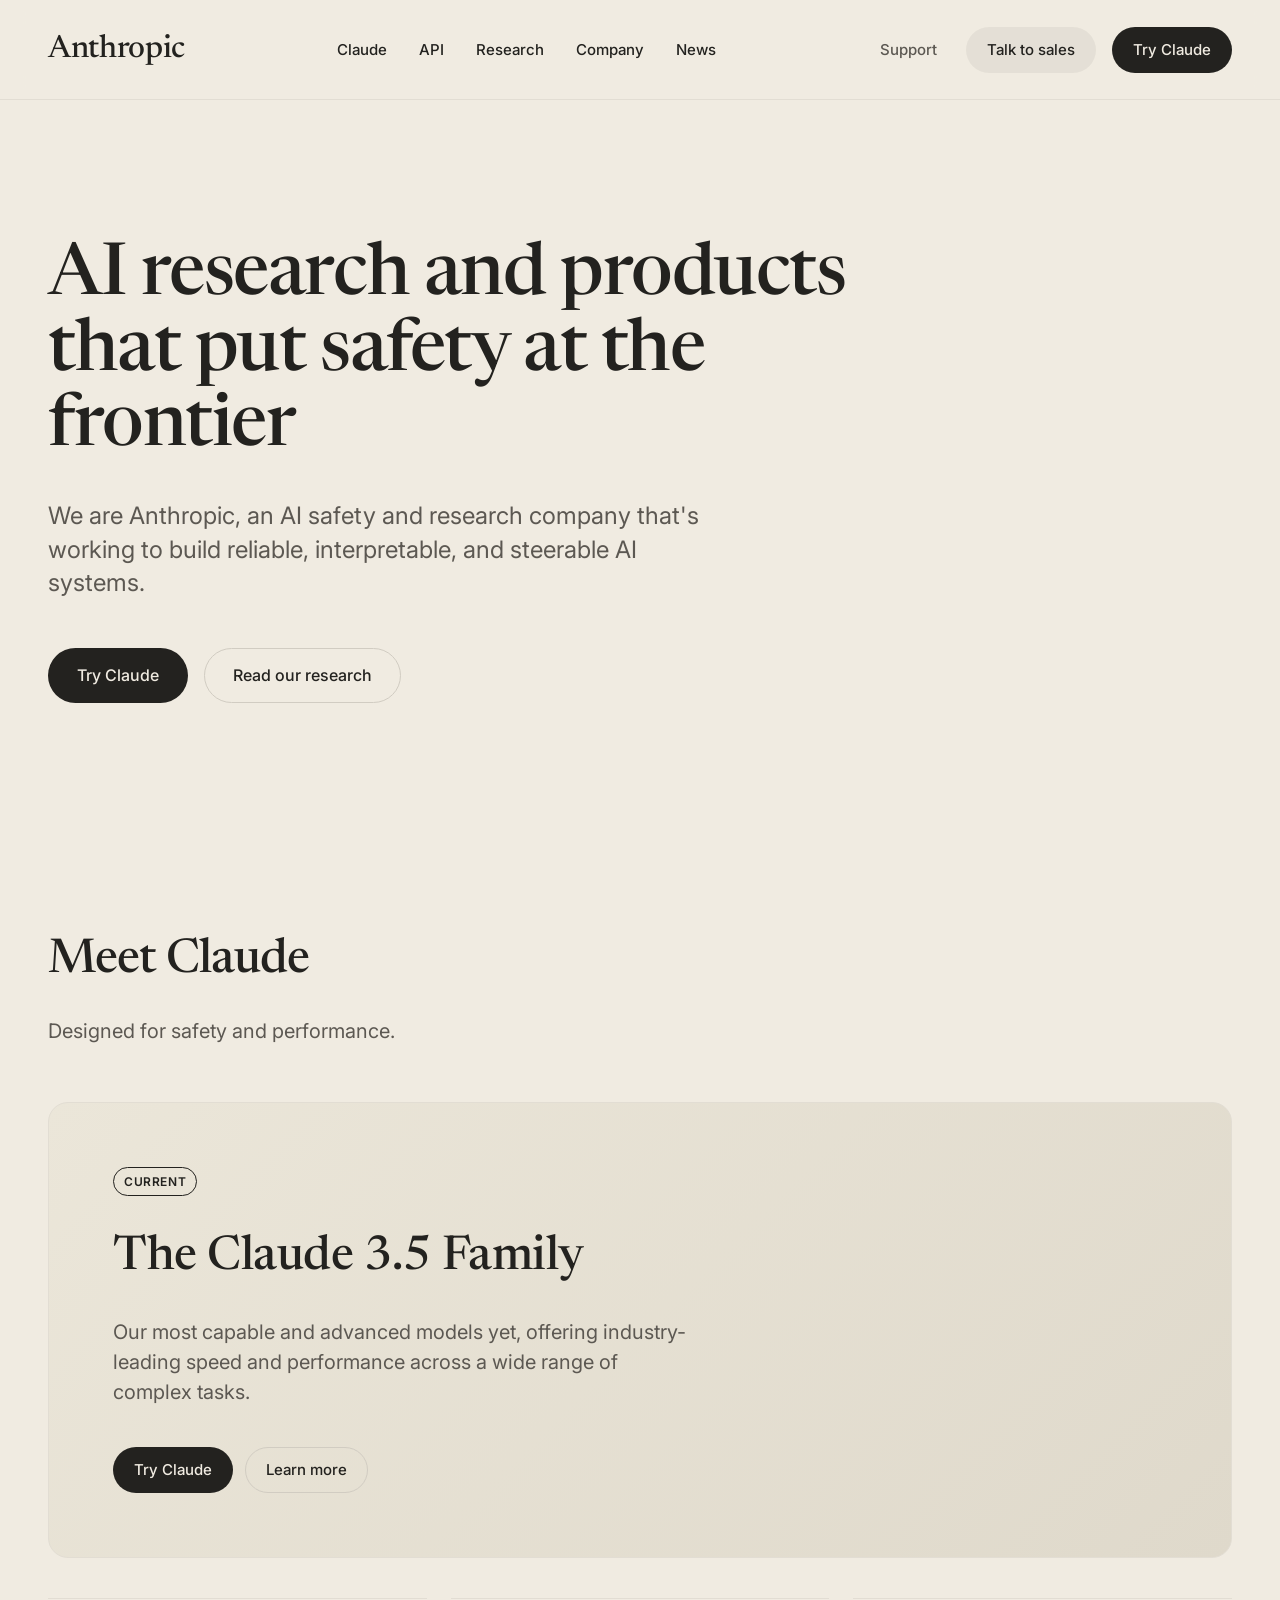
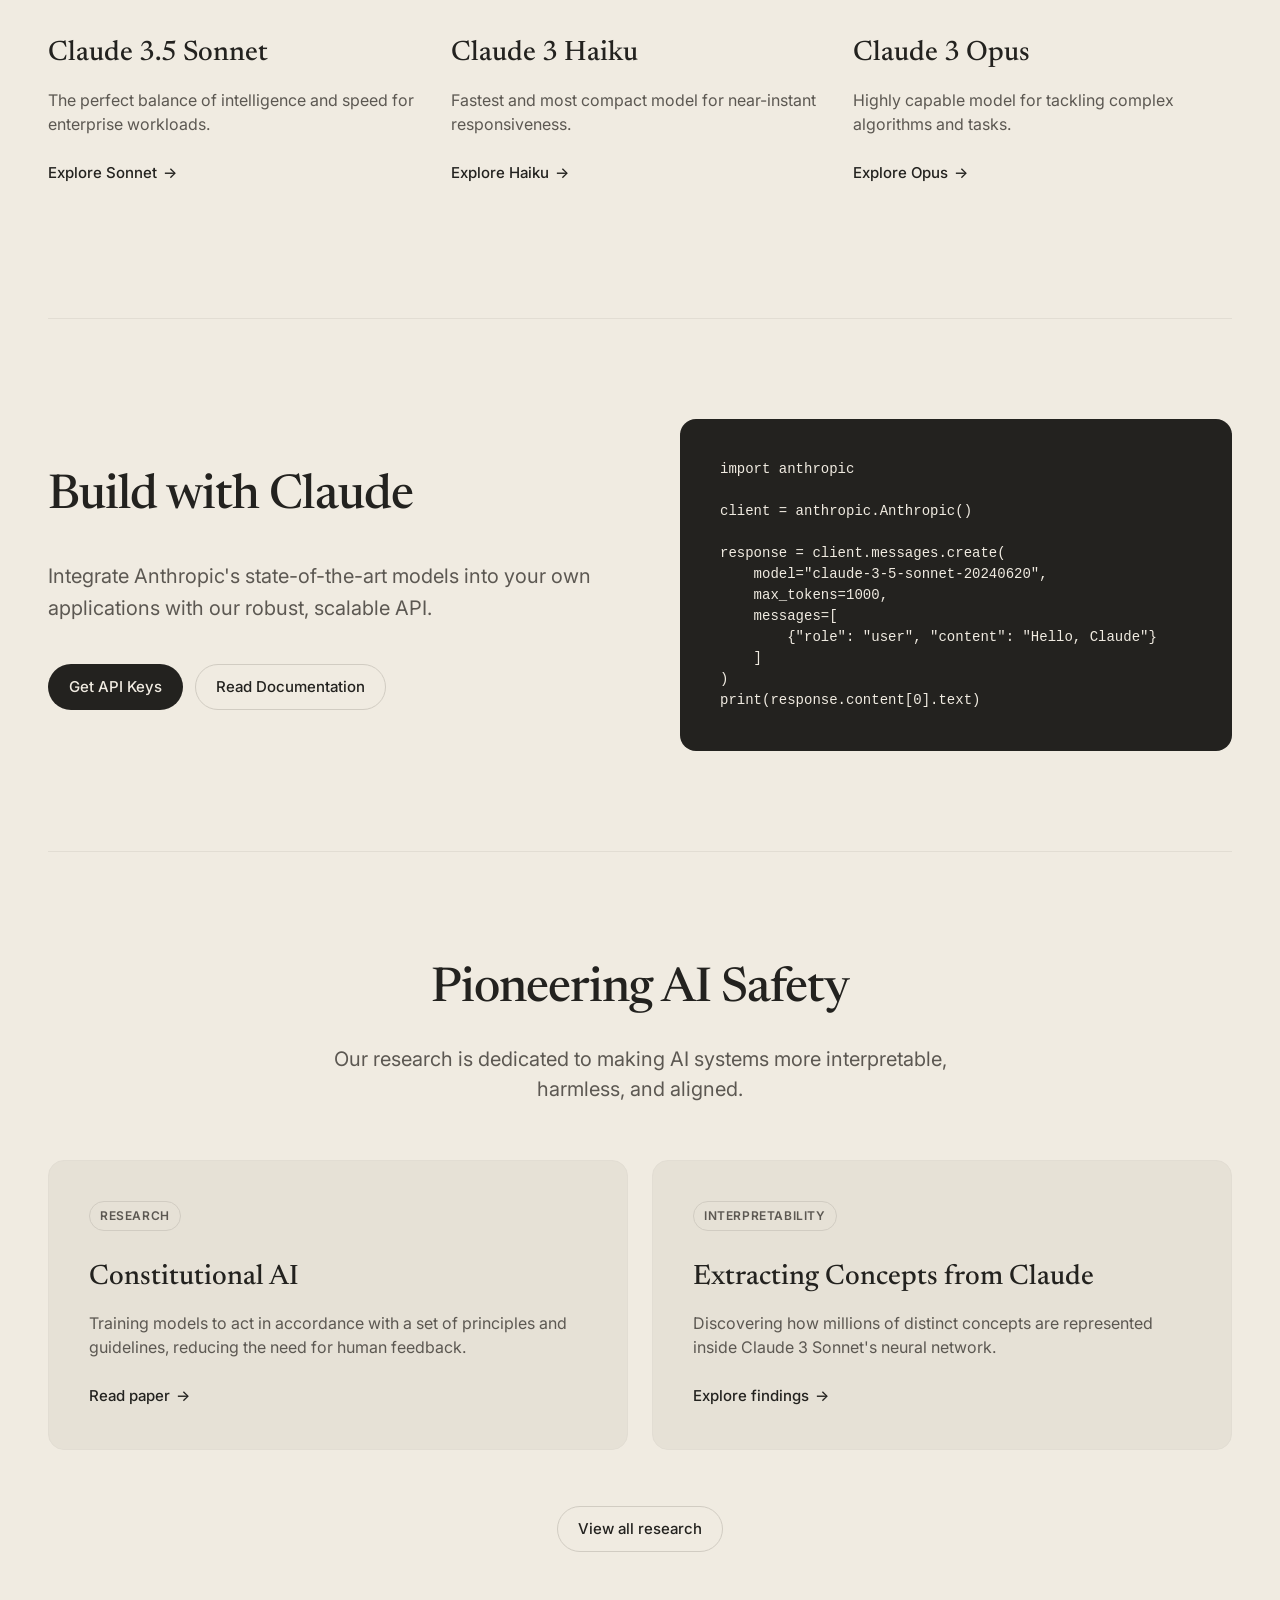
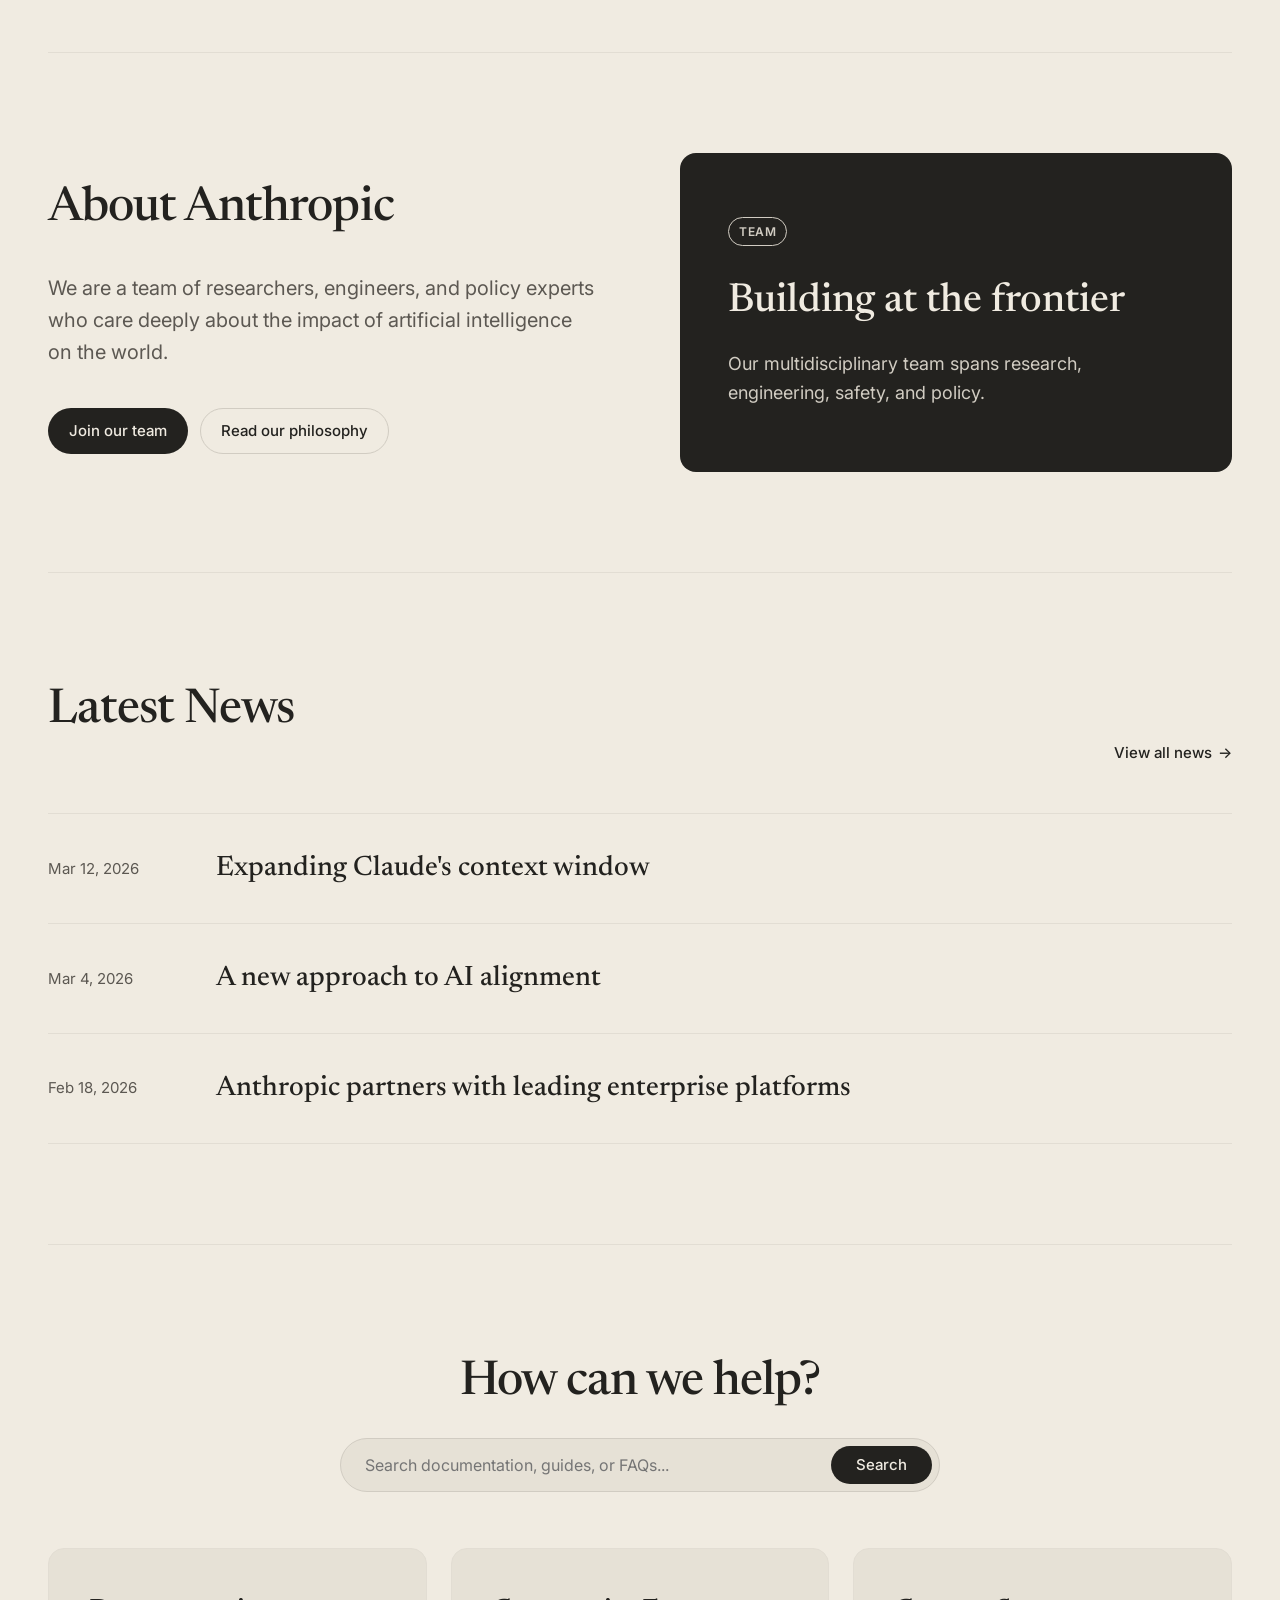
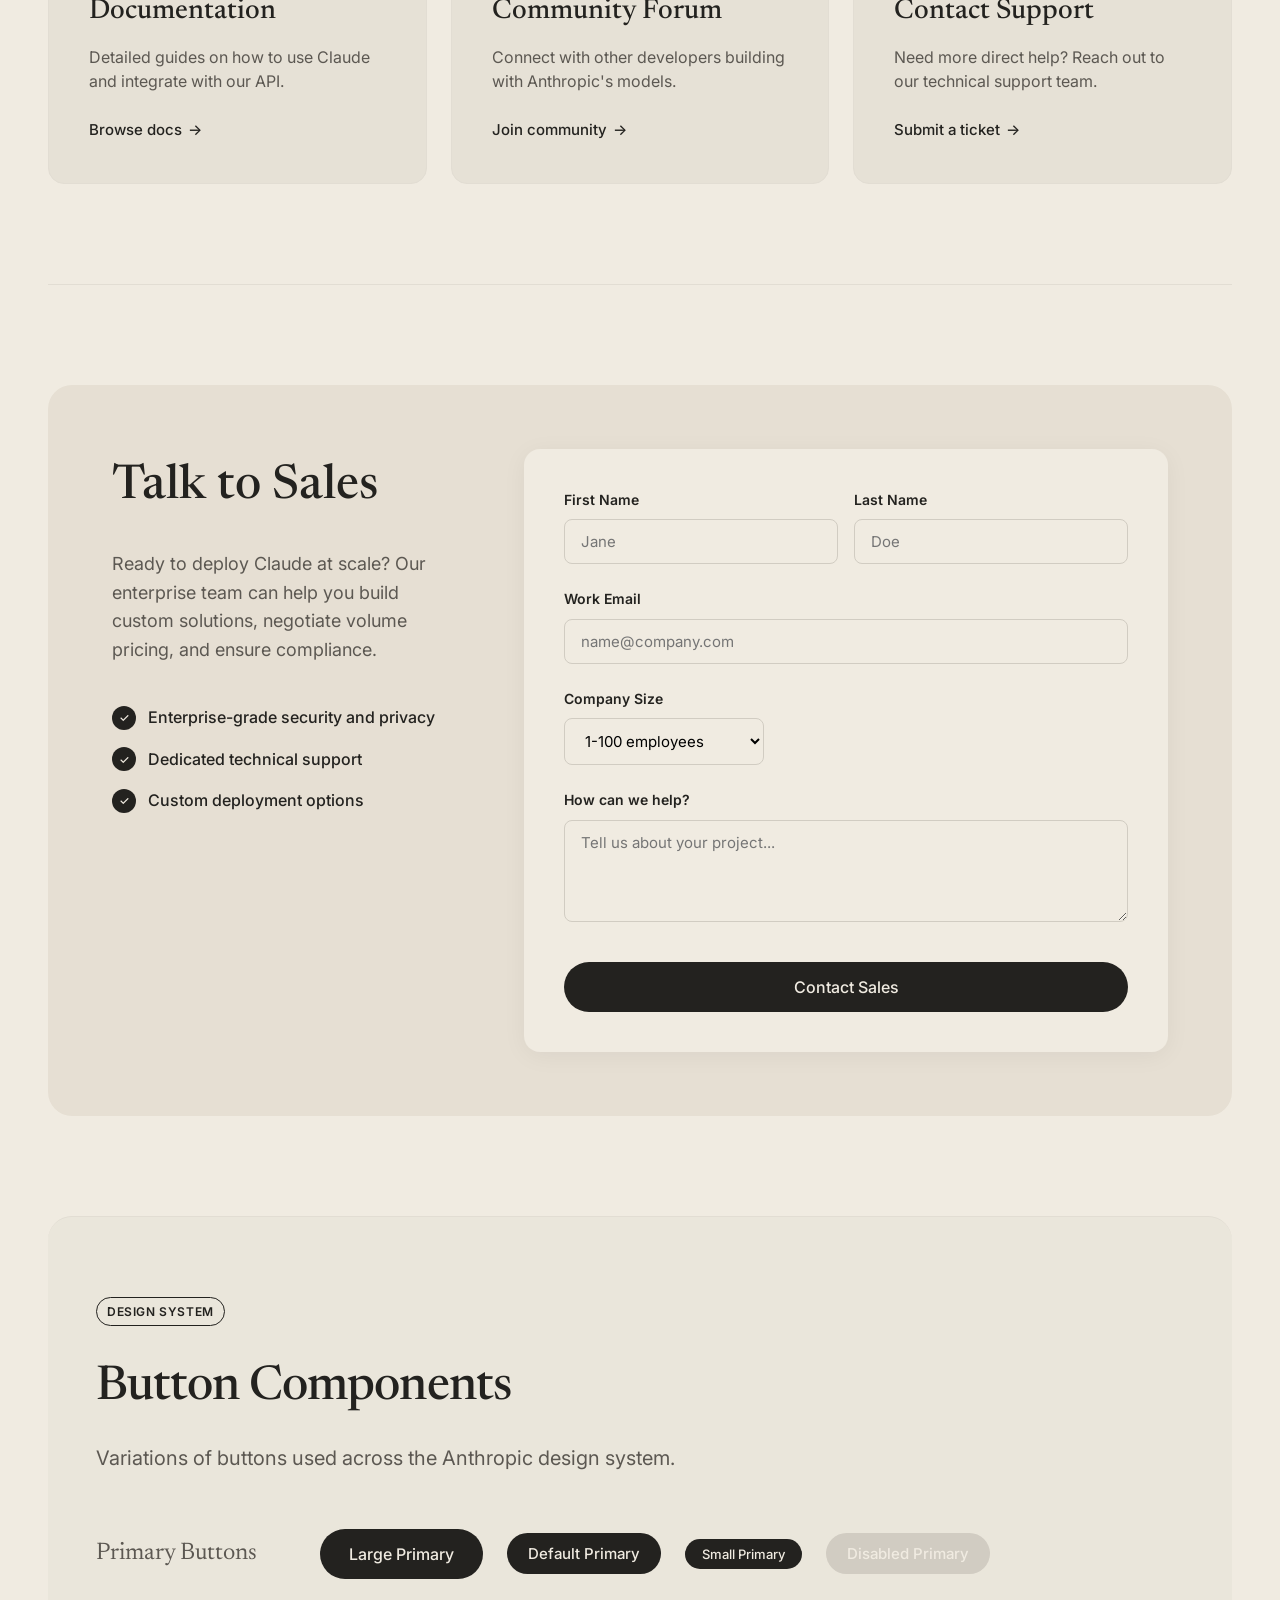
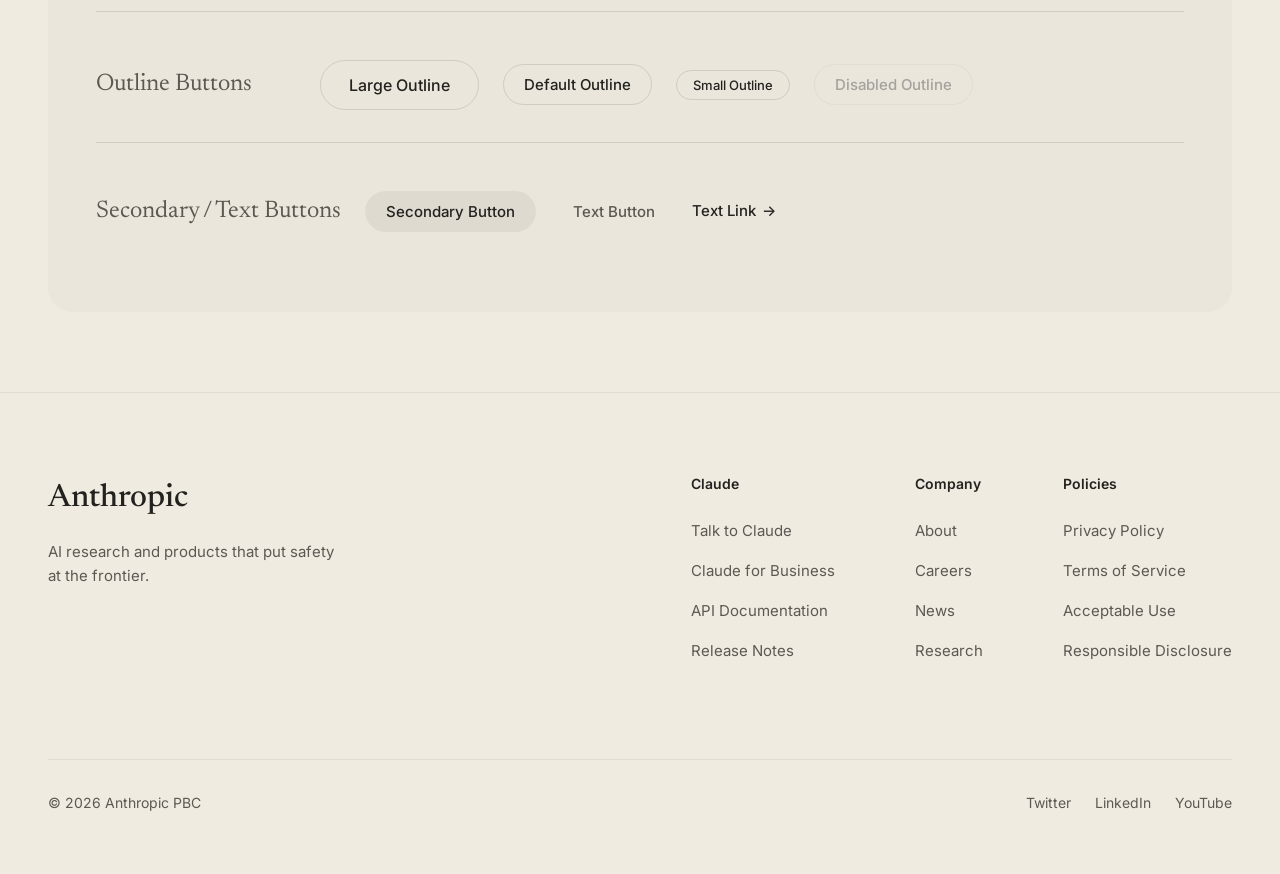
<file: anthropic/gemini3.1pro/index.html>
<!DOCTYPE html>
<html lang="ko">
<head>
    <meta charset="UTF-8">
    <meta name="viewport" content="width=device-width, initial-scale=1.0">
    <title>Anthropic</title>
    <meta name="description" content="Anthropic-inspired static marketing page with product, API, research, support, and sales sections.">
    <link rel="stylesheet" href="style.css">
    
    <!-- 정상적이고 우아한 세리프 폰트(Newsreader)와 깔끔한 산세리프 폰트(Inter) 적용 -->
    <link rel="preconnect" href="https://fonts.googleapis.com">
    <link rel="preconnect" href="https://fonts.gstatic.com" crossorigin>
    <link href="https://fonts.googleapis.com/css2?family=Inter:wght@400;500;600&family=Newsreader:opsz,wght@6..72,400;6..72,500;6..72,600&display=swap" rel="stylesheet">
</head>
<body id="top">
    <!-- 내비게이션 -->
    <nav class="navbar">
        <div class="nav-content">
            <div class="logo">Anthropic</div>
            <div class="nav-links">
                <a href="#product" class="nav-item">Claude</a>
                <a href="#api" class="nav-item">API</a>
                <a href="#research" class="nav-item">Research</a>
                <a href="#company" class="nav-item">Company</a>
                <a href="#news" class="nav-item">News</a>
            </div>
            <div class="nav-actions">
                <a href="#support" class="btn btn-text">Support</a>
                <a href="#sales" class="btn btn-secondary">Talk to sales</a>
                <a href="#product" class="btn btn-primary">Try Claude</a>
            </div>
        </div>
    </nav>

    <main>
        <!-- 메인 히어로 섹션 -->
        <header class="hero">
            <h1>AI research and products that put safety at the frontier</h1>
            <p>We are Anthropic, an AI safety and research company that's working to build reliable, interpretable, and steerable AI systems.</p>
            <div class="hero-actions">
                <a href="#product" class="btn btn-primary btn-large">Try Claude</a>
                <a href="#research" class="btn btn-outline btn-large">Read our research</a>
            </div>
        </header>

        <!-- Claude 소개 섹션 -->
        <section id="product" class="section">
            <div class="section-header">
                <h2>Meet Claude</h2>
                <p>Designed for safety and performance.</p>
            </div>
            
            <div class="card claude-card">
                <div class="card-content">
                    <span class="badge">Current</span>
                    <h3>The Claude 3.5 Family</h3>
                    <p>Our most capable and advanced models yet, offering industry-leading speed and performance across a wide range of complex tasks.</p>
                    <div class="button-group">
                        <a href="#product" class="btn btn-primary">Try Claude</a>
                        <a href="#product" class="btn btn-outline">Learn more</a>
                    </div>
                </div>
            </div>

            <div class="features-grid">
                <div class="grid-card">
                    <h4>Claude 3.5 Sonnet</h4>
                    <p>The perfect balance of intelligence and speed for enterprise workloads.</p>
                    <a href="#product" class="text-link">Explore Sonnet <span class="arrow">→</span></a>
                </div>
                <div class="grid-card">
                    <h4>Claude 3 Haiku</h4>
                    <p>Fastest and most compact model for near-instant responsiveness.</p>
                    <a href="#product" class="text-link">Explore Haiku <span class="arrow">→</span></a>
                </div>
                <div class="grid-card">
                    <h4>Claude 3 Opus</h4>
                    <p>Highly capable model for tackling complex algorithms and tasks.</p>
                    <a href="#product" class="text-link">Explore Opus <span class="arrow">→</span></a>
                </div>
            </div>
        </section>

        <!-- API 및 개발자 섹션 -->
        <section id="api" class="section border-top">
            <div class="split-section">
                <div class="split-content">
                    <h2>Build with Claude</h2>
                    <p>Integrate Anthropic's state-of-the-art models into your own applications with our robust, scalable API.</p>
                    <div class="button-group">
                        <a href="#api" class="btn btn-primary">Get API Keys</a>
                        <a href="#api" class="btn btn-outline">Read Documentation</a>
                    </div>
                </div>
                <div class="split-visual code-block">
                    <pre><code>import anthropic

client = anthropic.Anthropic()

response = client.messages.create(
    model="claude-3-5-sonnet-20240620",
    max_tokens=1000,
    messages=[
        {"role": "user", "content": "Hello, Claude"}
    ]
)
print(response.content[0].text)</code></pre>
                </div>
            </div>
        </section>

        <!-- 연구 및 안전 섹션 -->
        <section id="research" class="section border-top">
            <div class="section-header center">
                <h2>Pioneering AI Safety</h2>
                <p class="subtitle">Our research is dedicated to making AI systems more interpretable, harmless, and aligned.</p>
            </div>
            <div class="features-grid dual-grid">
                <div class="grid-card elevated">
                    <span class="badge gray">Research</span>
                    <h4>Constitutional AI</h4>
                    <p>Training models to act in accordance with a set of principles and guidelines, reducing the need for human feedback.</p>
                    <a href="#research" class="text-link">Read paper <span class="arrow">→</span></a>
                </div>
                <div class="grid-card elevated">
                    <span class="badge gray">Interpretability</span>
                    <h4>Extracting Concepts from Claude</h4>
                    <p>Discovering how millions of distinct concepts are represented inside Claude 3 Sonnet's neural network.</p>
                    <a href="#research" class="text-link">Explore findings <span class="arrow">→</span></a>
                </div>
            </div>
            <div class="center-action">
                <a href="#research" class="btn btn-outline">View all research</a>
            </div>
        </section>

        <!-- Company 섹션 -->
        <section id="company" class="section border-top">
            <div class="split-section">
                <div class="split-content">
                    <h2>About Anthropic</h2>
                    <p>We are a team of researchers, engineers, and policy experts who care deeply about the impact of artificial intelligence on the world.</p>
                    <div class="button-group">
                        <a href="#company" class="btn btn-primary">Join our team</a>
                        <a href="#company" class="btn btn-outline">Read our philosophy</a>
                    </div>
                </div>
                <div class="split-visual company-visual">
                    <div class="company-placeholder">
                        <span class="badge">Team</span>
                        <h3>Building at the frontier</h3>
                        <p>Our multidisciplinary team spans research, engineering, safety, and policy.</p>
                    </div>
                </div>
            </div>
        </section>

        <!-- News 섹션 -->
        <section id="news" class="section border-top">
            <div class="section-header news-header">
                <h2>Latest News</h2>
                <a href="#news" class="text-link">View all news <span class="arrow">→</span></a>
            </div>
            <div class="news-grid">
                <a href="#news" class="news-card">
                    <span class="news-date">Mar 12, 2026</span>
                    <h4>Expanding Claude's context window</h4>
                </a>
                <a href="#news" class="news-card">
                    <span class="news-date">Mar 4, 2026</span>
                    <h4>A new approach to AI alignment</h4>
                </a>
                <a href="#news" class="news-card">
                    <span class="news-date">Feb 18, 2026</span>
                    <h4>Anthropic partners with leading enterprise platforms</h4>
                </a>
            </div>
        </section>

        <!-- Support 섹션 -->
        <section id="support" class="section border-top support-section">
            <div class="section-header center">
                <h2>How can we help?</h2>
                <div class="search-bar">
                    <input type="search" name="supportSearch" aria-label="Search documentation, guides, or FAQs" placeholder="Search documentation, guides, or FAQs...">
                    <button class="btn btn-primary btn-search" type="button">Search</button>
                </div>
            </div>
            <div class="features-grid">
                <div class="grid-card elevated">
                    <h4>Documentation</h4>
                    <p>Detailed guides on how to use Claude and integrate with our API.</p>
                    <a href="#support" class="text-link">Browse docs <span class="arrow">→</span></a>
                </div>
                <div class="grid-card elevated">
                    <h4>Community Forum</h4>
                    <p>Connect with other developers building with Anthropic's models.</p>
                    <a href="#support" class="text-link">Join community <span class="arrow">→</span></a>
                </div>
                <div class="grid-card elevated">
                    <h4>Contact Support</h4>
                    <p>Need more direct help? Reach out to our technical support team.</p>
                    <a href="#support" class="text-link">Submit a ticket <span class="arrow">→</span></a>
                </div>
            </div>
        </section>

        <!-- Talk to Sales 섹션 -->
        <section id="sales" class="section border-top sales-section">
            <div class="sales-container">
                <div class="sales-content">
                    <h2>Talk to Sales</h2>
                    <p>Ready to deploy Claude at scale? Our enterprise team can help you build custom solutions, negotiate volume pricing, and ensure compliance.</p>
                    <ul class="sales-benefits">
                        <li>
                            <span class="checkmark">✓</span>
                            <span>Enterprise-grade security and privacy</span>
                        </li>
                        <li>
                            <span class="checkmark">✓</span>
                            <span>Dedicated technical support</span>
                        </li>
                        <li>
                            <span class="checkmark">✓</span>
                            <span>Custom deployment options</span>
                        </li>
                    </ul>
                </div>
                <div class="sales-form-container">
                    <form class="sales-form" novalidate>
                        <div class="form-group row">
                            <div class="form-half">
                                <label for="sales-first-name">First Name</label>
                                <input id="sales-first-name" name="firstName" type="text" autocomplete="given-name" placeholder="Jane">
                            </div>
                            <div class="form-half">
                                <label for="sales-last-name">Last Name</label>
                                <input id="sales-last-name" name="lastName" type="text" autocomplete="family-name" placeholder="Doe">
                            </div>
                        </div>
                        <div class="form-group">
                            <label for="sales-email">Work Email</label>
                            <input id="sales-email" name="email" type="email" autocomplete="email" placeholder="name@company.com">
                        </div>
                        <div class="form-group">
                            <label for="sales-company-size">Company Size</label>
                            <div class="select-wrapper">
                                <select id="sales-company-size" name="companySize">
                                    <option>1-100 employees</option>
                                    <option>101-500 employees</option>
                                    <option>501-1000 employees</option>
                                    <option>1000+ employees</option>
                                </select>
                            </div>
                        </div>
                        <div class="form-group">
                            <label for="sales-message">How can we help?</label>
                            <textarea id="sales-message" name="message" rows="4" placeholder="Tell us about your project..."></textarea>
                        </div>
                        <button class="btn btn-primary btn-large form-submit" type="button">Contact Sales</button>
                    </form>
                </div>
            </div>
        </section>

        <!-- 다양한 버튼 컴포넌트 섹션 -->
        <section id="components" class="section border-top component-showcase">
            <div class="section-header">
                <span class="badge">Design System</span>
                <h2>Button Components</h2>
                <p>Variations of buttons used across the Anthropic design system.</p>
            </div>
            <div class="component-grid">
                <div class="component-row">
                    <p class="component-label">Primary Buttons</p>
                    <button class="btn btn-primary btn-large">Large Primary</button>
                    <button class="btn btn-primary">Default Primary</button>
                    <button class="btn btn-primary btn-small">Small Primary</button>
                    <button class="btn btn-primary" disabled>Disabled Primary</button>
                </div>
                <div class="component-row">
                    <p class="component-label">Outline Buttons</p>
                    <button class="btn btn-outline btn-large">Large Outline</button>
                    <button class="btn btn-outline">Default Outline</button>
                    <button class="btn btn-outline btn-small">Small Outline</button>
                    <button class="btn btn-outline" disabled>Disabled Outline</button>
                </div>
                <div class="component-row">
                    <p class="component-label">Secondary / Text Buttons</p>
                    <button class="btn btn-secondary">Secondary Button</button>
                    <button class="btn btn-text">Text Button</button>
                    <a href="#components" class="text-link">Text Link <span class="arrow">→</span></a>
                </div>
            </div>
        </section>
    </main>

    <!-- 푸터 -->
    <footer class="footer">
        <div class="footer-content">
            <div class="footer-brand">
                <div class="footer-logo">Anthropic</div>
                <p>AI research and products that put safety at the frontier.</p>
            </div>
            <div class="footer-links">
                <div class="link-group">
                    <h4>Claude</h4>
                    <a href="#product">Talk to Claude</a>
                    <a href="#sales">Claude for Business</a>
                    <a href="#api">API Documentation</a>
                    <a href="#news">Release Notes</a>
                </div>
                <div class="link-group">
                    <h4>Company</h4>
                    <a href="#company">About</a>
                    <a href="#sales">Careers</a>
                    <a href="#news">News</a>
                    <a href="#research">Research</a>
                </div>
                <div class="link-group">
                    <h4>Policies</h4>
                    <a href="#support">Privacy Policy</a>
                    <a href="#support">Terms of Service</a>
                    <a href="#support">Acceptable Use</a>
                    <a href="#support">Responsible Disclosure</a>
                </div>
            </div>
        </div>
        <div class="footer-bottom">
            <p>&copy; 2026 Anthropic PBC</p>
            <div class="social-links">
                <a href="#top">Twitter</a>
                <a href="#top">LinkedIn</a>
                <a href="#top">YouTube</a>
            </div>
        </div>
    </footer>
</body>
</html>
</file>
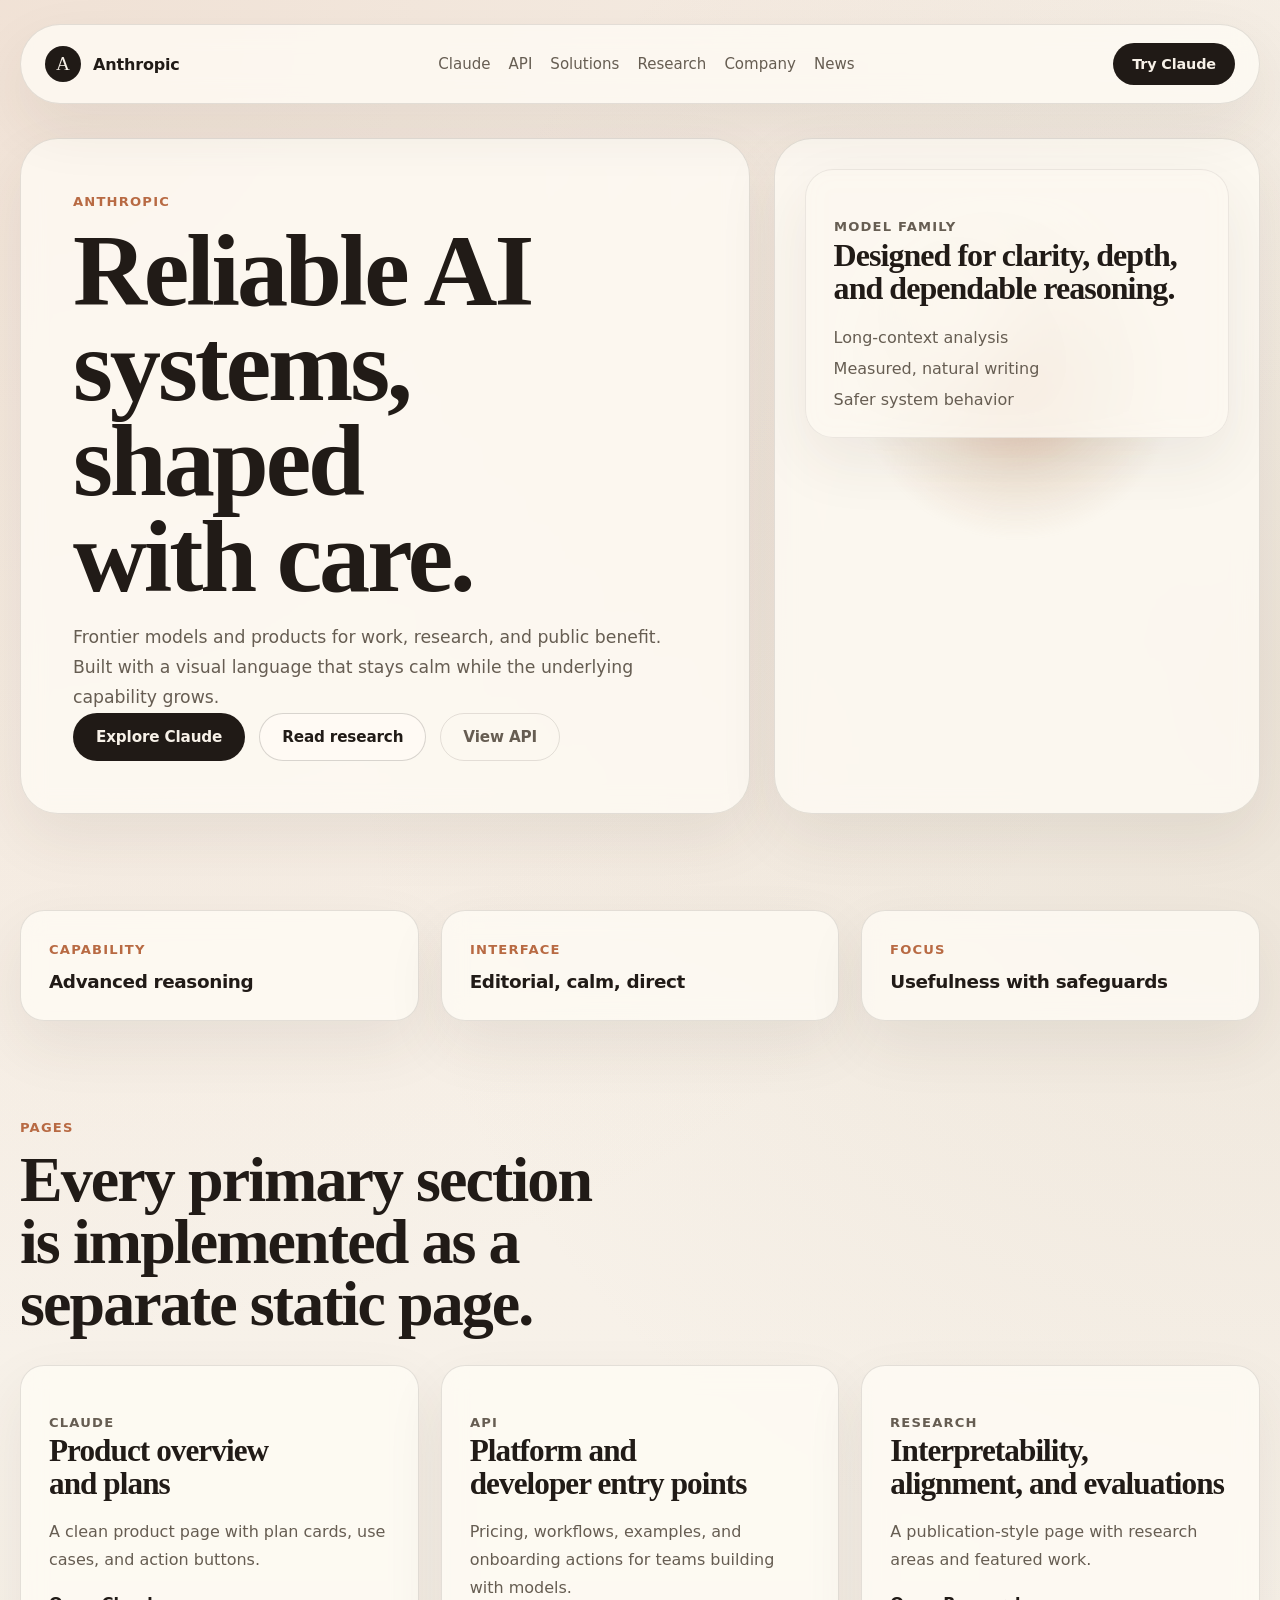
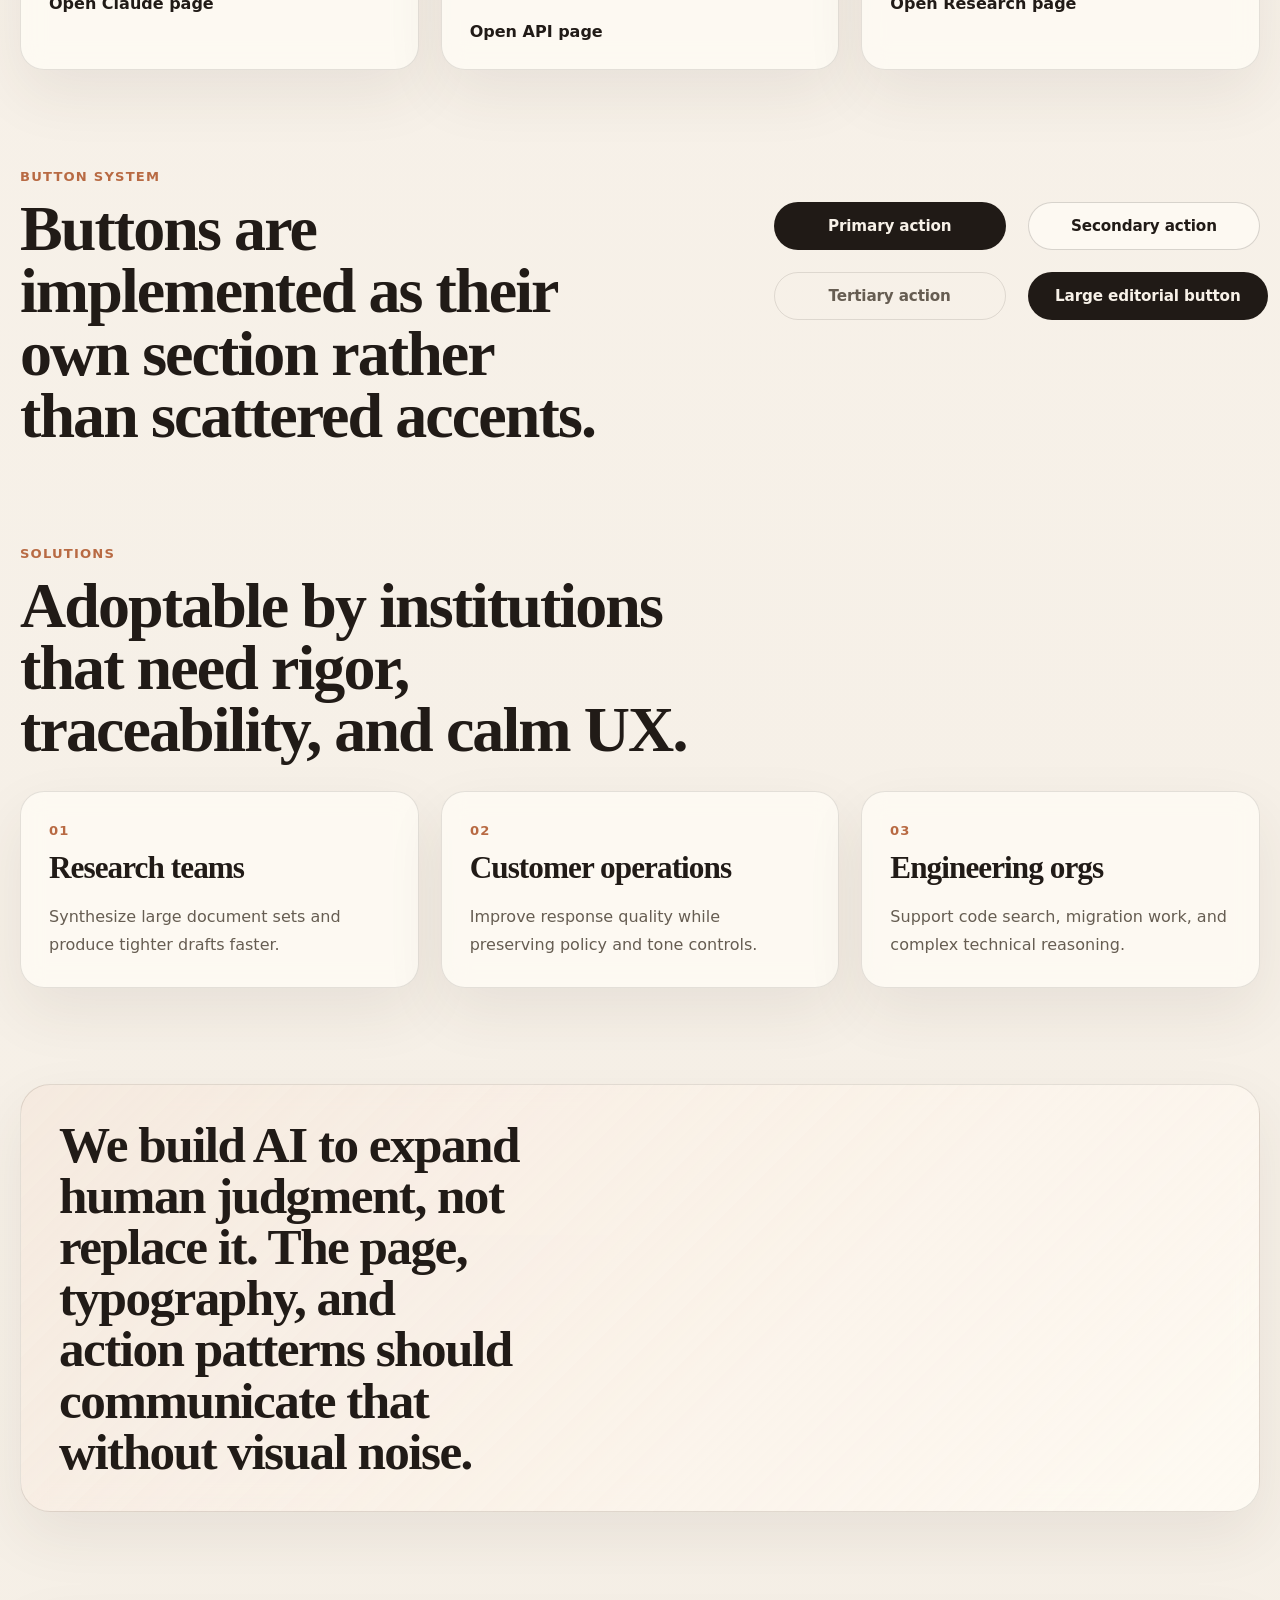
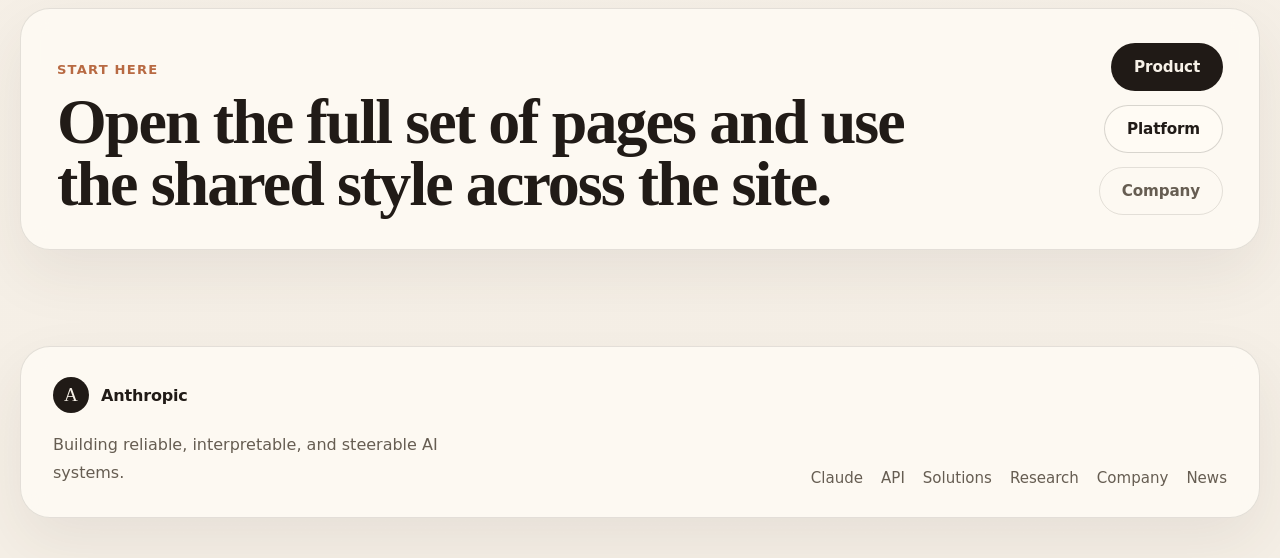
<file: anthropic/gpt5.4/index.html>
<!DOCTYPE html>
<html lang="en">
  <head>
    <meta charset="UTF-8" />
    <meta name="viewport" content="width=device-width, initial-scale=1.0" />
    <title>Anthropic</title>
    <meta
      name="description"
      content="Anthropic-inspired static homepage prototype covering Claude, API, research, company, and news sections."
    />
    <link rel="stylesheet" href="./styles.css" />
  </head>
  <body>
    <div class="site-shell">
      <header class="masthead">
        <a class="brand" href="./index.html">
          <span class="brand-mark">A</span>
          <span class="brand-name">Anthropic</span>
        </a>
        <nav class="nav" aria-label="Primary">
          <a href="./claude.html">Claude</a>
          <a href="./api.html">API</a>
          <a href="./solutions.html">Solutions</a>
          <a href="./research.html">Research</a>
          <a href="./company.html">Company</a>
          <a href="./news.html">News</a>
        </nav>
        <a class="button button-dark button-small" href="./claude.html">Try Claude</a>
      </header>

      <main>
        <section class="hero-grid">
          <article class="hero-copy">
            <p class="eyebrow">Anthropic</p>
            <h1>Reliable AI systems, shaped with care.</h1>
            <p class="lead">
              Frontier models and products for work, research, and public
              benefit. Built with a visual language that stays calm while the
              underlying capability grows.
            </p>
            <div class="button-row">
              <a class="button button-dark" href="./claude.html">Explore Claude</a>
              <a class="button button-light" href="./research.html">Read research</a>
              <a class="button button-ghost" href="./api.html">View API</a>
            </div>
          </article>
          <aside class="info-panel hero-panel">
            <div class="glow"></div>
            <div class="surface-card">
              <p class="eyebrow">Model family</p>
              <h2>Designed for clarity, depth, and dependable reasoning.</h2>
              <ul class="plain-list">
                <li>Long-context analysis</li>
                <li>Measured, natural writing</li>
                <li>Safer system behavior</li>
              </ul>
            </div>
          </aside>
        </section>

        <section class="metrics">
          <article class="metric-card">
            <span>Capability</span>
            <strong>Advanced reasoning</strong>
          </article>
          <article class="metric-card">
            <span>Interface</span>
            <strong>Editorial, calm, direct</strong>
          </article>
          <article class="metric-card">
            <span>Focus</span>
            <strong>Usefulness with safeguards</strong>
          </article>
        </section>

        <section class="section-block">
          <div class="section-heading">
            <p class="eyebrow">Pages</p>
            <h2>Every primary section is implemented as a separate static page.</h2>
          </div>
          <div class="card-grid three-up">
            <article class="content-card">
              <p class="eyebrow">Claude</p>
              <h3>Product overview and plans</h3>
              <p>
                A clean product page with plan cards, use cases, and action
                buttons.
              </p>
              <a class="text-link" href="./claude.html">Open Claude page</a>
            </article>
            <article class="content-card">
              <p class="eyebrow">API</p>
              <h3>Platform and developer entry points</h3>
              <p>
                Pricing, workflows, examples, and onboarding actions for teams
                building with models.
              </p>
              <a class="text-link" href="./api.html">Open API page</a>
            </article>
            <article class="content-card">
              <p class="eyebrow">Research</p>
              <h3>Interpretability, alignment, and evaluations</h3>
              <p>
                A publication-style page with research areas and featured work.
              </p>
              <a class="text-link" href="./research.html">Open Research page</a>
            </article>
          </div>
        </section>

        <section class="split-layout">
          <div class="section-heading narrow">
            <p class="eyebrow">Button system</p>
            <h2>Buttons are implemented as their own section rather than scattered accents.</h2>
          </div>
          <div class="button-palette">
            <a class="button button-dark" href="./claude.html">Primary action</a>
            <a class="button button-light" href="./solutions.html">Secondary action</a>
            <a class="button button-ghost" href="./company.html">Tertiary action</a>
            <a class="button button-dark button-wide" href="./news.html">Large editorial button</a>
          </div>
        </section>

        <section class="section-block">
          <div class="section-heading wide">
            <p class="eyebrow">Solutions</p>
            <h2>Adoptable by institutions that need rigor, traceability, and calm UX.</h2>
          </div>
          <div class="card-grid three-up">
            <article class="content-card">
              <span class="index">01</span>
              <h3>Research teams</h3>
              <p>Synthesize large document sets and produce tighter drafts faster.</p>
            </article>
            <article class="content-card">
              <span class="index">02</span>
              <h3>Customer operations</h3>
              <p>Improve response quality while preserving policy and tone controls.</p>
            </article>
            <article class="content-card">
              <span class="index">03</span>
              <h3>Engineering orgs</h3>
              <p>Support code search, migration work, and complex technical reasoning.</p>
            </article>
          </div>
        </section>

        <section class="statement-card">
          <p>
            We build AI to expand human judgment, not replace it. The page,
            typography, and action patterns should communicate that without
            visual noise.
          </p>
        </section>

        <section class="cta-panel">
          <div>
            <p class="eyebrow">Start here</p>
            <h2>Open the full set of pages and use the shared style across the site.</h2>
          </div>
          <div class="button-row compact">
            <a class="button button-dark" href="./claude.html">Product</a>
            <a class="button button-light" href="./api.html">Platform</a>
            <a class="button button-ghost" href="./company.html">Company</a>
          </div>
        </section>
      </main>

      <footer class="site-footer">
        <div class="footer-copy">
          <a class="brand" href="./index.html">
            <span class="brand-mark">A</span>
            <span class="brand-name">Anthropic</span>
          </a>
          <p>Building reliable, interpretable, and steerable AI systems.</p>
        </div>
        <nav class="footer-links" aria-label="Footer">
          <a href="./claude.html">Claude</a>
          <a href="./api.html">API</a>
          <a href="./solutions.html">Solutions</a>
          <a href="./research.html">Research</a>
          <a href="./company.html">Company</a>
          <a href="./news.html">News</a>
        </nav>
      </footer>
    </div>
  </body>
</html>
</file>
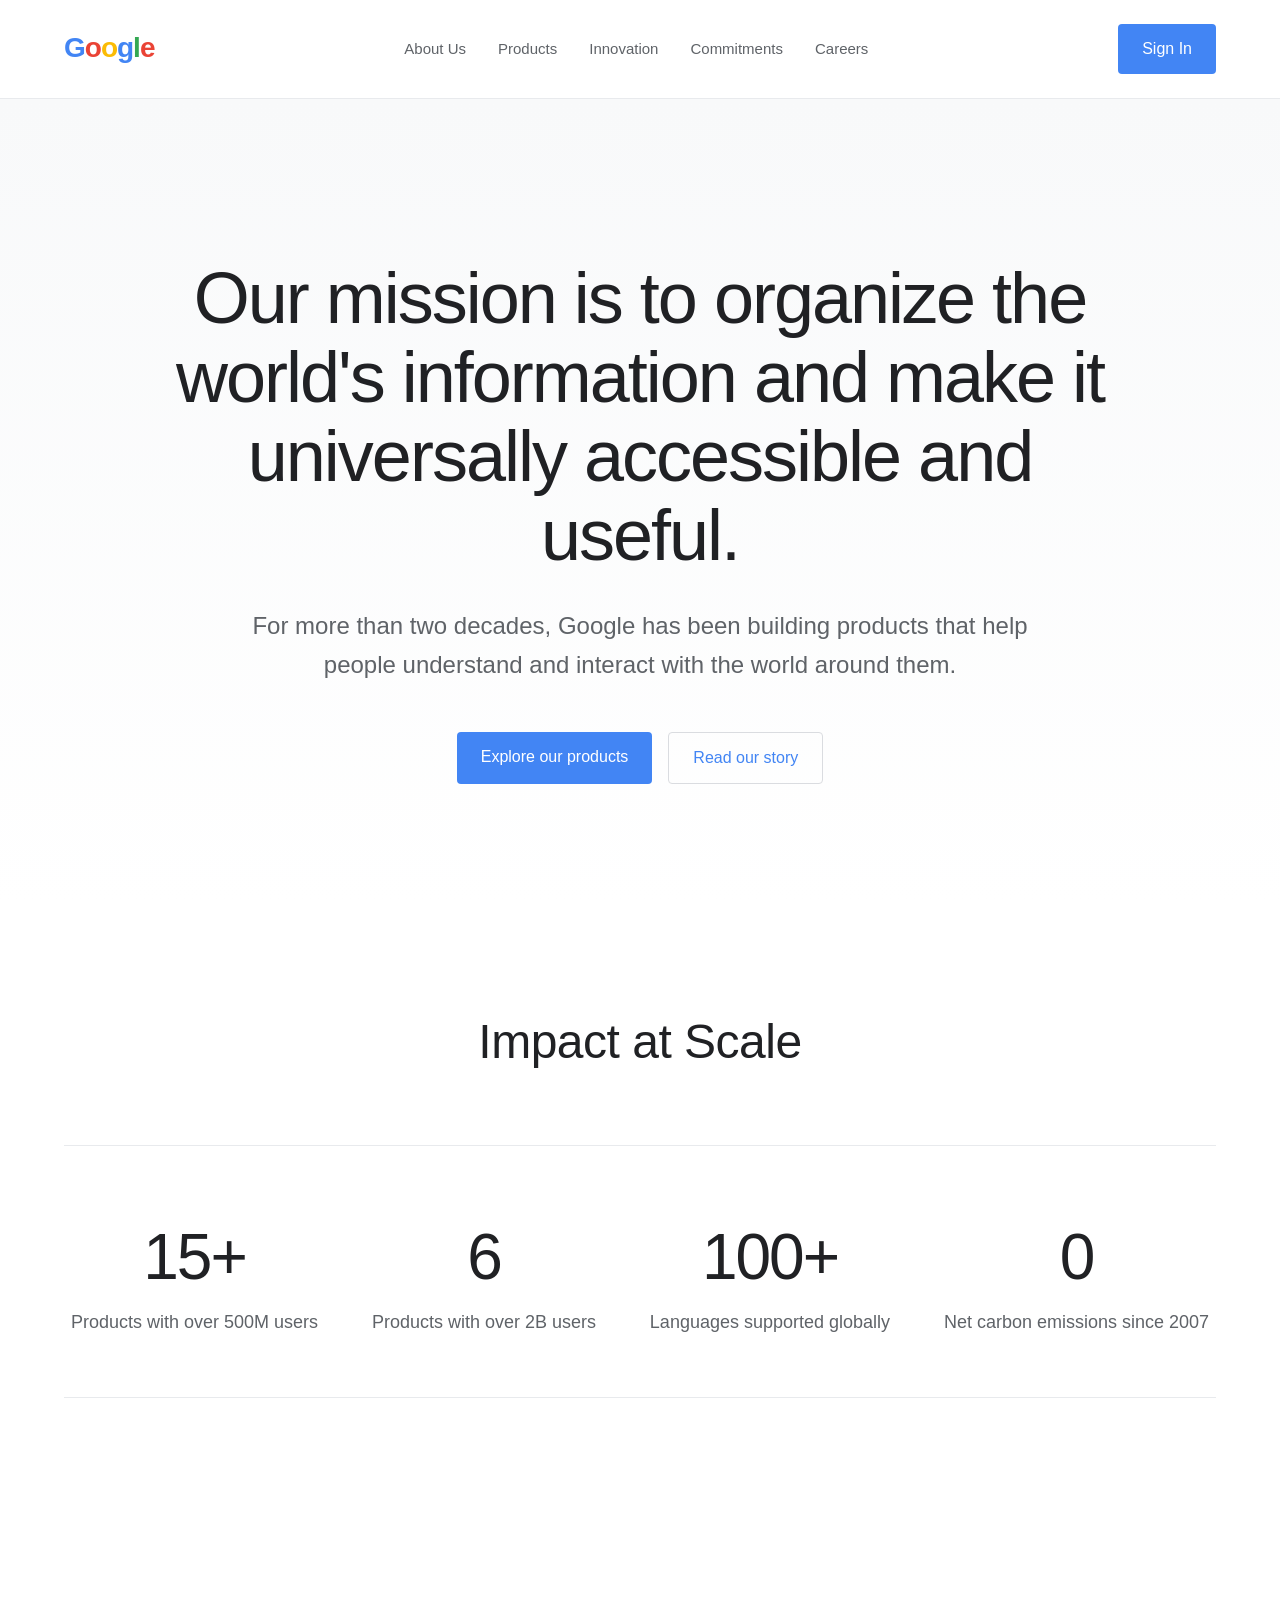
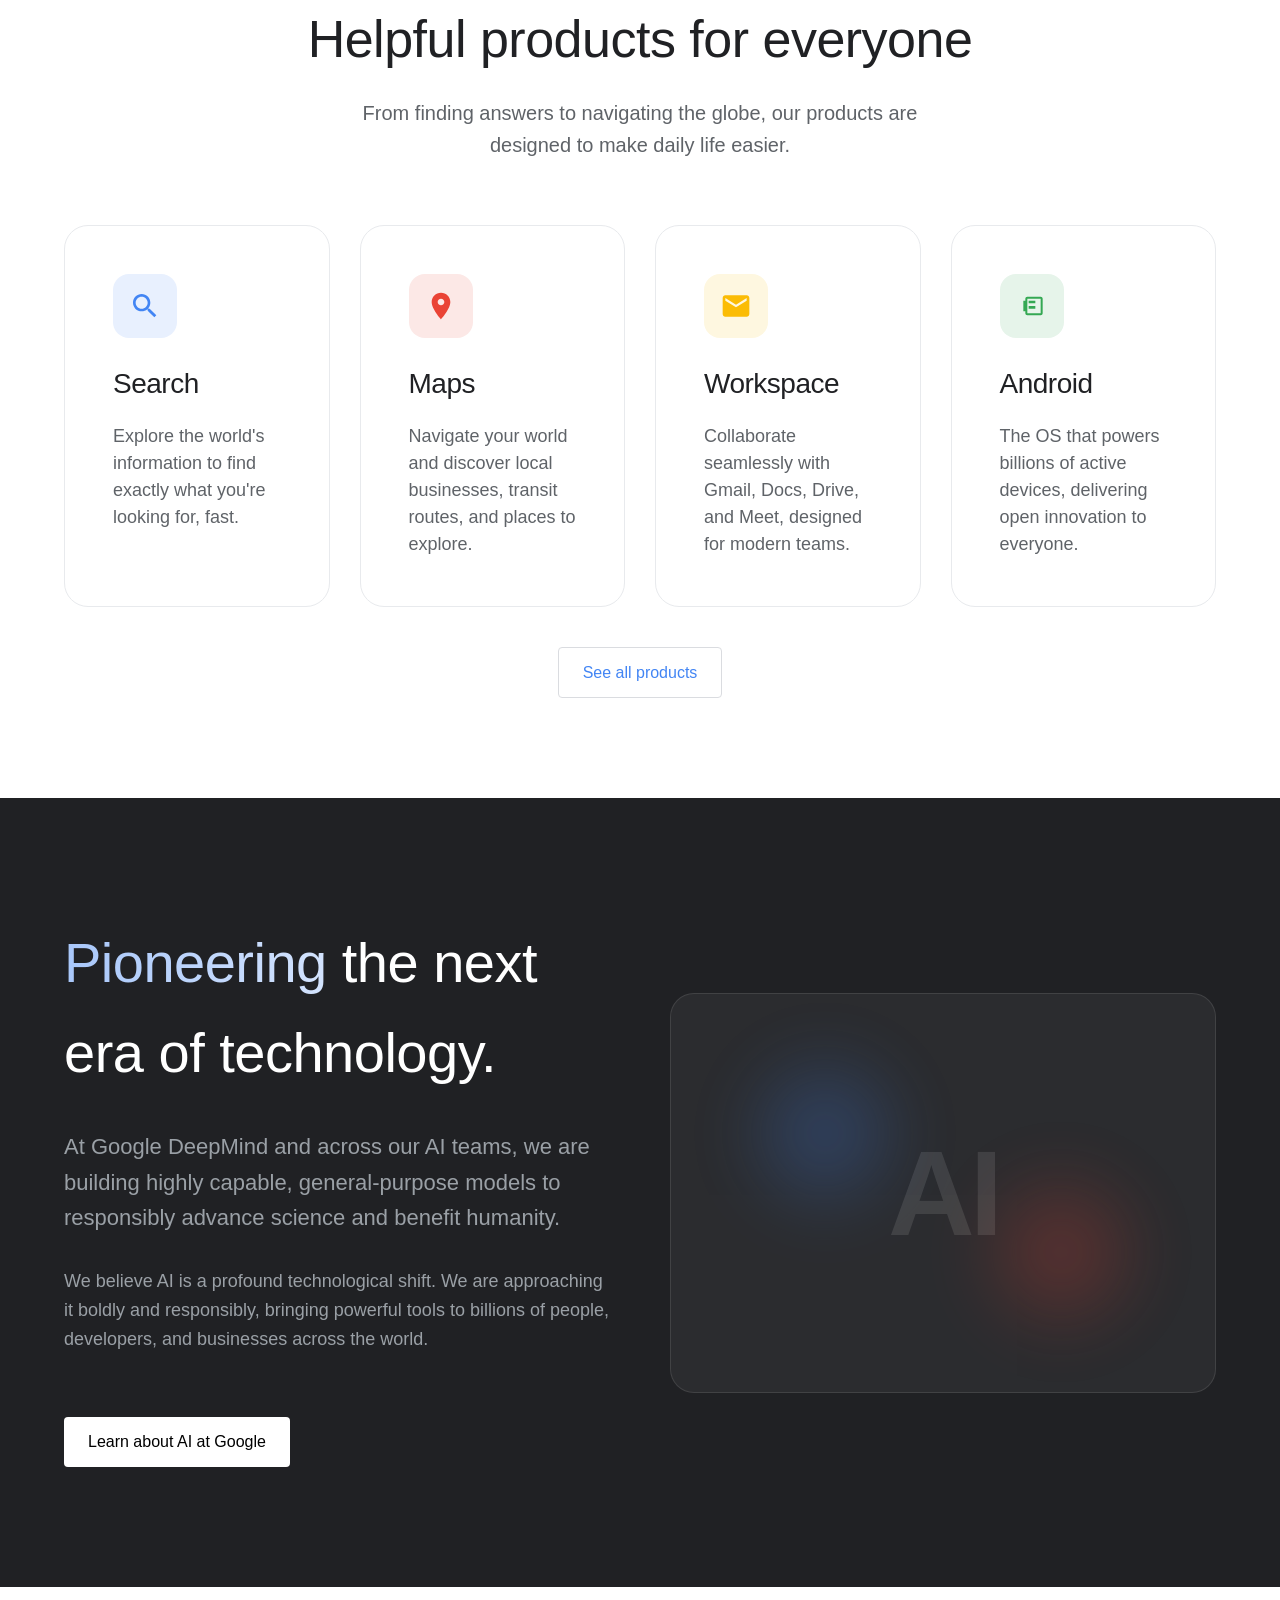
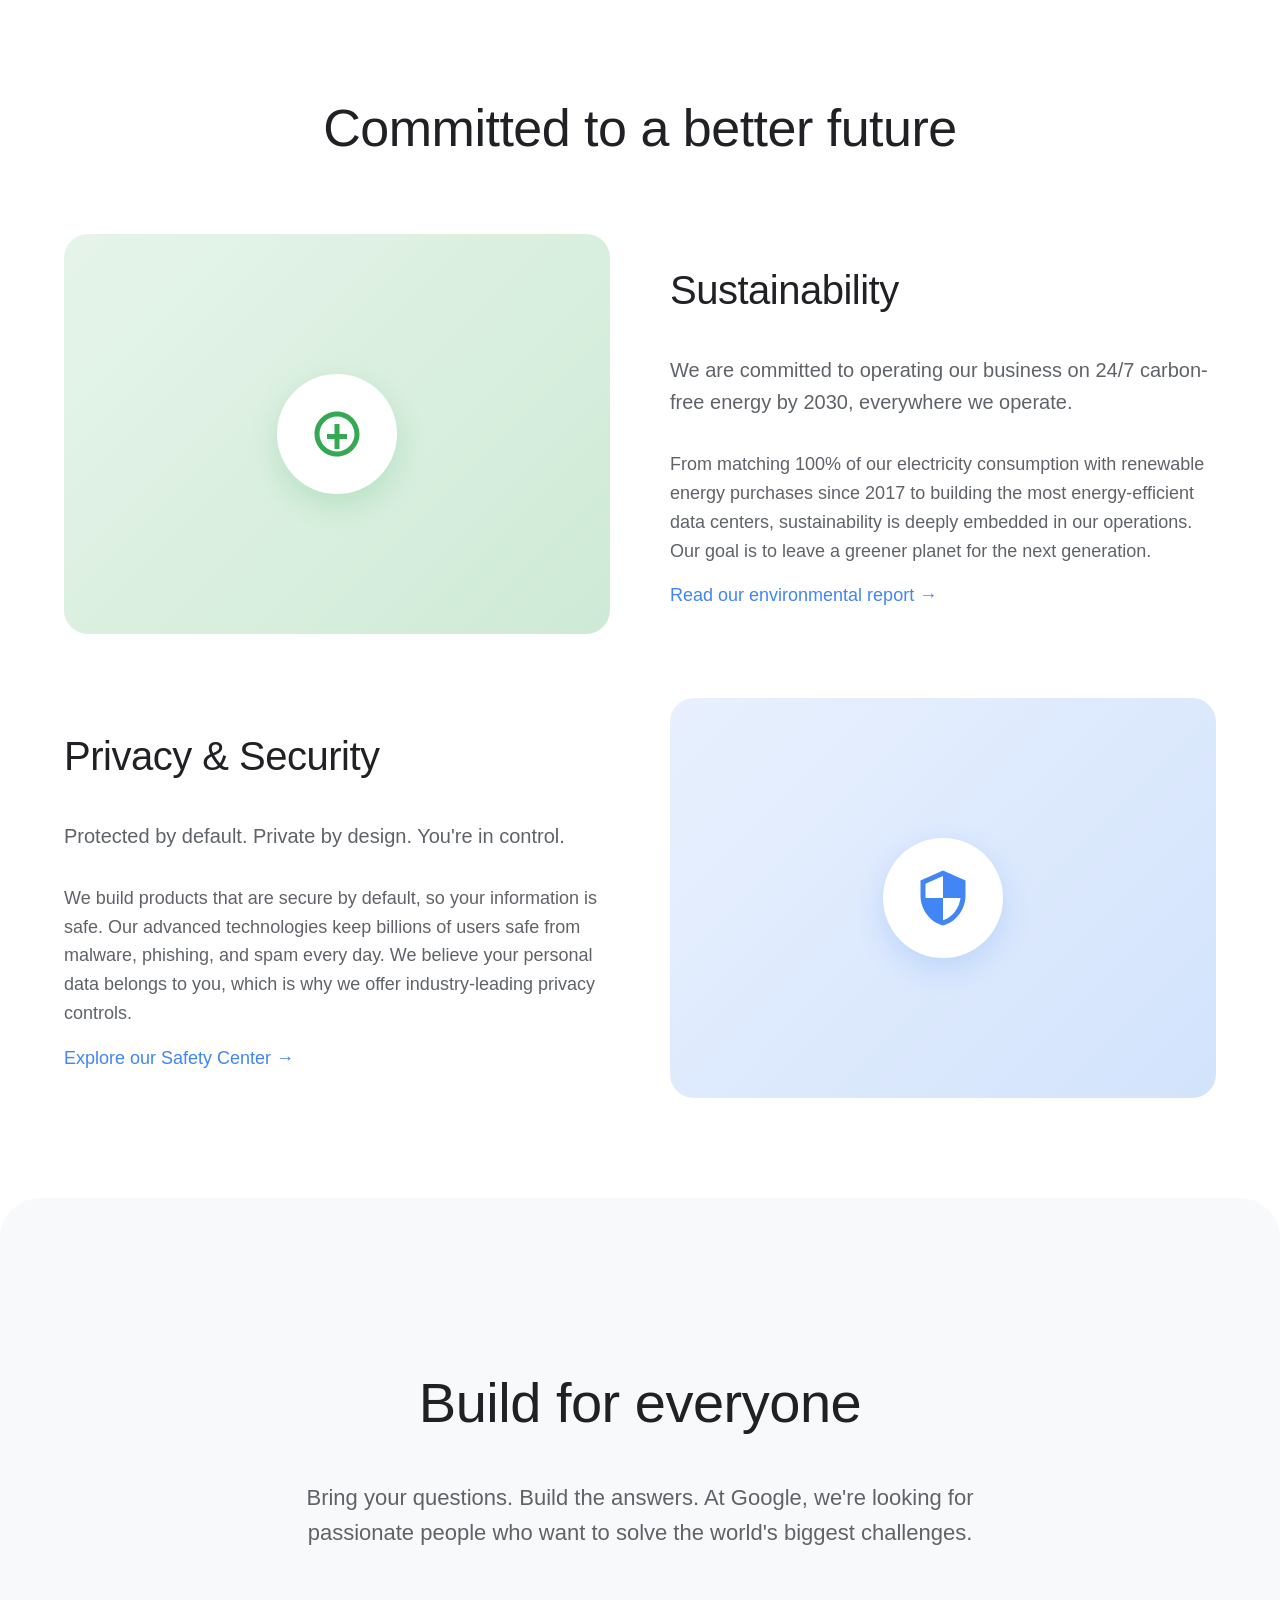
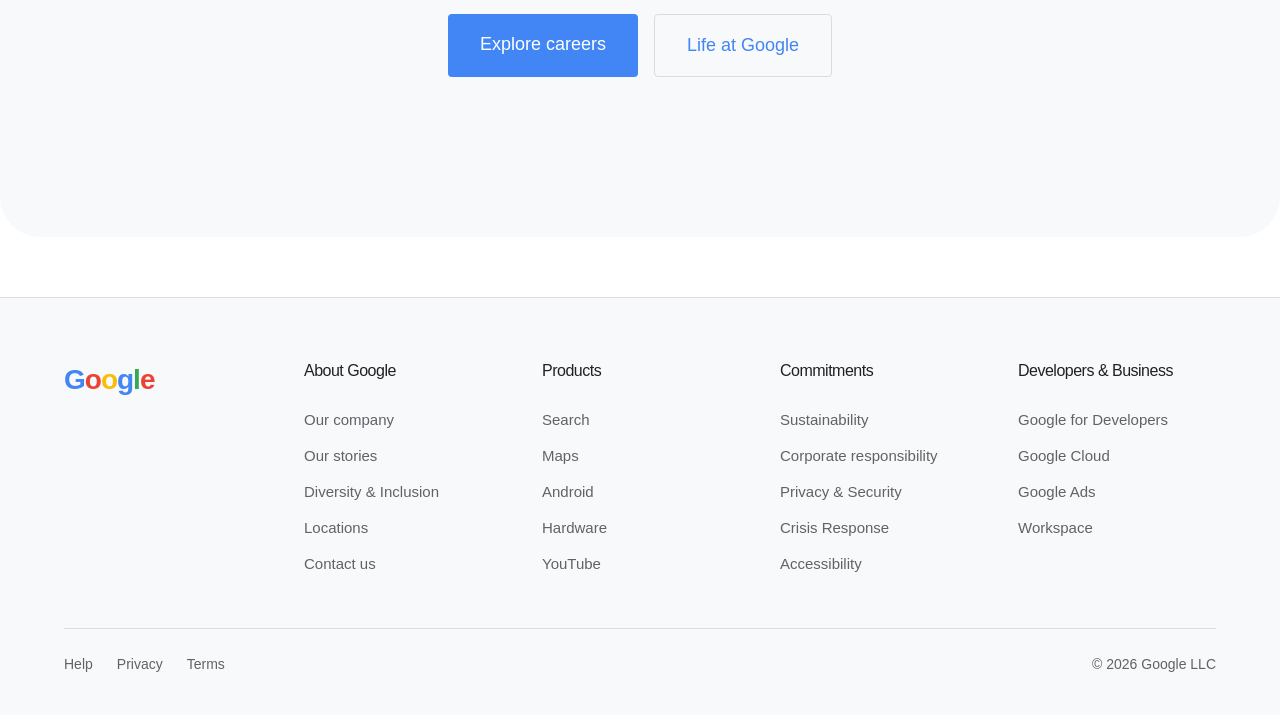
<file: google/gemini3.1/index.html>
<!DOCTYPE html>
<html lang="en">
<head>
    <meta charset="UTF-8">
    <meta name="viewport" content="width=device-width, initial-scale=1.0">
    <title>Google - Our Company</title>
    <meta name="description" content="Google's mission is to organize the world's information and make it universally accessible and useful.">
    <style>
    /* CSS Reset & Variables */
    :root {
        --blue: #4285F4;
        --red: #EA4335;
        --yellow: #FBBC05;
        --green: #34A853;
        --dark: #202124;
        --gray: #5f6368;
        --light-gray: #f1f3f4;
        --bg: #ffffff;
    }
    
    * { margin: 0; padding: 0; box-sizing: border-box; }
    
    body {
        font-family: 'Google Sans', Roboto, Arial, sans-serif;
        color: var(--dark);
        line-height: 1.6;
        background-color: var(--bg);
        -webkit-font-smoothing: antialiased;
    }

    h1, h2, h3, h4, h5 { font-family: 'Product Sans', 'Google Sans', sans-serif; letter-spacing: -0.5px; }
    
    /* Utility Classes */
    .section { padding: 100px 5%; max-width: 1400px; margin: 0 auto; }
    .text-center { text-align: center; }
    .mb-2 { margin-bottom: 16px; }
    .mb-4 { margin-bottom: 32px; }
    .mb-8 { margin-bottom: 64px; }
    
    /* Header */
    header {
        display: flex; justify-content: space-between; align-items: center;
        padding: 24px 5%; border-bottom: 1px solid #e8eaed;
        position: sticky; top: 0; background-color: rgba(255, 255, 255, 0.98);
        z-index: 1000; backdrop-filter: blur(10px);
    }
    .logo {
        font-size: 28px; font-weight: 700; letter-spacing: -1px;
    }
    .logo span:nth-child(1) { color: var(--blue); }
    .logo span:nth-child(2) { color: var(--red); }
    .logo span:nth-child(3) { color: var(--yellow); }
    .logo span:nth-child(4) { color: var(--blue); }
    .logo span:nth-child(5) { color: var(--green); }
    .logo span:nth-child(6) { color: var(--red); }
    
    nav { display: flex; gap: 32px; }
    nav a { text-decoration: none; color: var(--gray); font-weight: 500; font-size: 15px; transition: color 0.2s; }
    nav a:hover { color: var(--dark); }
    
    .btn { padding: 12px 24px; border-radius: 4px; font-weight: 500; text-decoration: none; display: inline-block; transition: 0.2s; }
    .btn-primary { background: var(--blue); color: white; border: transparent; }
    .btn-primary:hover { background: #3b78e7; box-shadow: 0 1px 3px rgba(0,0,0,0.2); }
    .btn-outline { border: 1px solid #dadce0; color: var(--blue); }
    .btn-outline:hover { background: #f8f9fa; }

    /* Hero */
    .hero { text-align: center; padding: 160px 20px 120px; background: linear-gradient(180deg, #f8f9fa 0%, #fff 100%); }
    .hero h1 { font-size: 72px; font-weight: 400; line-height: 1.1; max-width: 1000px; margin: 0 auto 32px; letter-spacing: -2px; }
    .hero p { font-size: 24px; color: var(--gray); max-width: 800px; margin: 0 auto 48px; font-weight: 400; }
    
    /* Grid Layouts */
    .grid-2 { display: grid; grid-template-columns: 1fr 1fr; gap: 60px; align-items: center; }
    .grid-3 { display: grid; grid-template-columns: repeat(auto-fit, minmax(320px, 1fr)); gap: 40px; }
    .grid-4 { display: grid; grid-template-columns: repeat(auto-fit, minmax(260px, 1fr)); gap: 30px; }

    /* Cards */
    .card { background: var(--bg); border: 1px solid #e8eaed; border-radius: 24px; padding: 48px; transition: all 0.3s cubic-bezier(0.4, 0, 0.2, 1); }
    .card:hover { transform: translateY(-8px); box-shadow: 0 24px 40px -10px rgba(0,0,0,0.1); border-color: transparent; }
    
    /* Distinct Product Colors for Cards */
    .card.blue-hover:hover { box-shadow: 0 24px 40px -10px rgba(66,133,244,0.15); }
    .card.red-hover:hover { box-shadow: 0 24px 40px -10px rgba(234,67,53,0.15); }
    .card.yellow-hover:hover { box-shadow: 0 24px 40px -10px rgba(251,188,5,0.15); }
    .card.green-hover:hover { box-shadow: 0 24px 40px -10px rgba(52,168,83,0.15); }

    .icon-container { width: 64px; height: 64px; border-radius: 16px; display: flex; align-items: center; justify-content: center; margin-bottom: 24px; font-size: 28px; font-weight: bold; }
    .bg-blue { background: #e8f0fe; color: var(--blue); }
    .bg-red { background: #fce8e6; color: var(--red); }
    .bg-yellow { background: #fef7e0; color: var(--yellow); }
    .bg-green { background: #e6f4ea; color: var(--green); }

    .card h3 { font-size: 28px; font-weight: 400; margin-bottom: 16px; }
    .card p { font-size: 18px; color: var(--gray); line-height: 1.5; }

    /* Impact Section */
    .impact-stats { display: flex; justify-content: space-around; flex-wrap: wrap; gap: 40px; text-align: center; padding: 60px 0; border-top: 1px solid #e8eaed; border-bottom: 1px solid #e8eaed; }
    .stat h4 {font-size: 64px; font-weight: 400; color: var(--dark); letter-spacing: -2px; }
    .stat p {font-size: 18px; color: var(--gray); font-weight: 500;}

    /* AI Section */
    .ai-section { background: #202124; color: white; padding: 120px 5%; }
    .ai-section .gray-text { color: #9aa0a6; }
    .gradient-text { background: linear-gradient(90deg, #A8C7FA 0%, #D3E3FD 100%); -webkit-background-clip: text; -webkit-text-fill-color: transparent; }

    /* Visual Blocks */
    .visual-block { width: 100%; height: 400px; border-radius: 24px; background: #f1f3f4; display: flex; align-items: center; justify-content: center; overflow: hidden; position: relative; }
    .visual-block.sustainability { background: linear-gradient(135deg, #e6f4ea 0%, #ceead6 100%); }
    .visual-block.security { background: linear-gradient(135deg, #e8f0fe 0%, #d2e3fc 100%); }

    /* Footer */
    footer { background: #f8f9fa; padding: 60px 5% 40px; font-size: 14px; color: var(--gray); border-top: 1px solid #dadce0; }
    .footer-grid { display: grid; grid-template-columns: minmax(200px, 1fr) repeat(4, 1fr); gap: 40px; margin-bottom: 40px; }
    .footer-col h5 { font-size: 16px; color: var(--dark); margin-bottom: 24px; font-weight: 500; }
    .footer-col ul { list-style: none; }
    .footer-col ul li { margin-bottom: 12px; }
    .footer-col ul a { color: var(--gray); text-decoration: none; transition: 0.2s; font-size: 15px; }
    .footer-col ul a:hover { color: var(--dark); }
    .footer-bottom { display: flex; justify-content: space-between; align-items: center; padding-top: 24px; border-top: 1px solid #dadce0; }
    .footer-links { display: flex; gap: 24px; }
    .footer-links a { color: var(--gray); text-decoration: none; }

    @media (max-width: 1024px) {
        .grid-2 { grid-template-columns: 1fr; }
        .hero h1 { font-size: 56px; }
        .hero p { font-size: 20px; }
        .footer-grid { grid-template-columns: 1fr 1fr 1fr; }
    }
    @media (max-width: 768px) {
        header { flex-direction: column; gap: 20px; text-align: center; }
        nav { flex-wrap: wrap; justify-content: center; gap: 16px; }
        .hero { padding: 80px 20px; }
        .hero h1 { font-size: 40px; }
        .footer-grid { grid-template-columns: 1fr 1fr; }
        .stat h4 { font-size: 48px; }
    }
    </style>
</head>
<body>
    <header>
        <div class="logo">
            <span>G</span><span>o</span><span>o</span><span>g</span><span>l</span><span>e</span>
        </div>
        <nav>
            <a href="#about">About Us</a>
            <a href="#products">Products</a>
            <a href="#innovation">Innovation</a>
            <a href="#commitments">Commitments</a>
            <a href="#careers">Careers</a>
        </nav>
        <div style="display: flex; gap: 16px;">
            <a href="#" class="btn btn-primary">Sign In</a>
        </div>
    </header>

    <main>
        <!-- Hero Section -->
        <section class="hero" id="about">
            <h1>Our mission is to organize the world's information and make it universally accessible and useful.</h1>
            <p>For more than two decades, Google has been building products that help people understand and interact with the world around them.</p>
            <div style="display: flex; gap: 16px; justify-content: center;">
                <a href="#products" class="btn btn-primary">Explore our products</a>
                <a href="#impact" class="btn btn-outline">Read our story</a>
            </div>
        </section>

        <!-- Impact / Scale Section -->
        <section class="section" id="impact">
            <h2 class="text-center mb-8" style="font-size: 48px; font-weight: 400;">Impact at Scale</h2>
            <div class="impact-stats">
                <div class="stat">
                    <h4>15+</h4>
                    <p>Products with over 500M users</p>
                </div>
                <div class="stat">
                    <h4>6</h4>
                    <p>Products with over 2B users</p>
                </div>
                <div class="stat">
                    <h4>100+</h4>
                    <p>Languages supported globally</p>
                </div>
                <div class="stat">
                    <h4>0</h4>
                    <p>Net carbon emissions since 2007</p>
                </div>
            </div>
        </section>

        <!-- Products Section -->
        <section class="section" id="products">
            <h2 class="text-center mb-2" style="font-size: 52px; font-weight: 400;">Helpful products for everyone</h2>
            <p class="text-center mb-8" style="font-size: 20px; color: var(--gray); max-width: 600px; margin-left: auto; margin-right: auto;">From finding answers to navigating the globe, our products are designed to make daily life easier.</p>
            
            <div class="grid-4">
                <div class="card blue-hover">
                    <div class="icon-container bg-blue">
                        <svg width="32" height="32" viewBox="0 0 24 24" fill="currentColor"><path d="M15.5 14h-.79l-.28-.27C15.41 12.59 16 11.11 16 9.5 16 5.91 13.09 3 9.5 3S3 5.91 3 9.5 5.91 16 9.5 16c1.61 0 3.09-.59 4.23-1.57l.27.28v.79l5 4.99L20.49 19l-4.99-5zm-6 0C7.01 14 5 11.99 5 9.5S7.01 5 9.5 5 14 7.01 14 9.5 11.99 14 9.5 14z"/></svg>
                    </div>
                    <h3>Search</h3>
                    <p>Explore the world's information to find exactly what you're looking for, fast.</p>
                </div>
                <div class="card red-hover">
                    <div class="icon-container bg-red">
                        <svg width="32" height="32" viewBox="0 0 24 24" fill="currentColor"><path d="M12 2C8.13 2 5 5.13 5 9c0 5.25 7 13 7 13s7-7.75 7-13c0-3.87-3.13-7-7-7zm0 9.5c-1.38 0-2.5-1.12-2.5-2.5s1.12-2.5 2.5-2.5 2.5 1.12 2.5 2.5-1.12 2.5-2.5 2.5z"/></svg>
                    </div>
                    <h3>Maps</h3>
                    <p>Navigate your world and discover local businesses, transit routes, and places to explore.</p>
                </div>
                <div class="card yellow-hover">
                    <div class="icon-container bg-yellow">
                        <svg width="32" height="32" viewBox="0 0 24 24" fill="currentColor"><path d="M20 4H4c-1.1 0-1.99.9-1.99 2L2 18c0 1.1.9 2 2 2h16c1.1 0 2-.9 2-2V6c0-1.1-.9-2-2-2zm0 4l-8 5-8-5V6l8 5 8-5v2z"/></svg>
                    </div>
                    <h3>Workspace</h3>
                    <p>Collaborate seamlessly with Gmail, Docs, Drive, and Meet, designed for modern teams.</p>
                </div>
                <div class="card green-hover">
                    <div class="icon-container bg-green">
                        <svg width="32" height="32" viewBox="0 0 24 24" fill="currentColor"><path d="M14.5 12h-5v2h5v-2zm0-4h-5v2h5V8zm-9 8h2v-8h-2v8zm14.5-9.5c0-.82-.68-1.5-1.5-1.5h-10c-.82 0-1.5.68-1.5 1.5v11c0 .82.68 1.5 1.5 1.5h10c.82 0 1.5-.68 1.5-1.5v-11zm-1.5 11h-10v-11h10v11z"/></svg>
                    </div>
                    <h3>Android</h3>
                    <p>The OS that powers billions of active devices, delivering open innovation to everyone.</p>
                </div>
            </div>
            <div class="text-center" style="margin-top: 40px;">
                <a href="#" class="btn btn-outline">See all products</a>
            </div>
        </section>

        <!-- Innovation / AI Section -->
        <section class="ai-section" id="innovation">
            <div class="section grid-2" style="padding: 0;">
                <div>
                    <h2 class="mb-4" style="font-size: 56px; font-weight: 400;"><span class="gradient-text">Pioneering</span> the next era of technology.</h2>
                    <p class="gray-text mb-4" style="font-size: 22px;">At Google DeepMind and across our AI teams, we are building highly capable, general-purpose models to responsibly advance science and benefit humanity.</p>
                    <p class="gray-text mb-8" style="font-size: 18px;">We believe AI is a profound technological shift. We are approaching it boldly and responsibly, bringing powerful tools to billions of people, developers, and businesses across the world.</p>
                    <a href="#" class="btn btn-primary" style="background: white; color: black;">Learn about AI at Google</a>
                </div>
                <div class="visual-block" style="background: rgba(255,255,255,0.05); border: 1px solid rgba(255,255,255,0.1);">
                    <div style="font-size: 120px; opacity: 0.1; font-weight: 900; letter-spacing: -5px; line-height: 1;">AI</div>
                    <div style="position: absolute; width: 200px; height: 200px; border-radius: 50%; background: radial-gradient(circle, var(--blue) 0%, transparent 70%); opacity: 0.3; filter: blur(30px); top: 10%; left: 10%;"></div>
                    <div style="position: absolute; width: 200px; height: 200px; border-radius: 50%; background: radial-gradient(circle, var(--red) 0%, transparent 70%); opacity: 0.3; filter: blur(30px); bottom: 10%; right: 10%;"></div>
                </div>
            </div>
        </section>

        <!-- Commitments Section -->
        <section class="section" id="commitments">
            <h2 class="text-center mb-8" style="font-size: 52px; font-weight: 400;">Committed to a better future</h2>
            
            <div class="grid-2 mb-8">
                <div class="visual-block sustainability">
                    <div style="width: 120px; height: 120px; border-radius: 50%; background: white; display: flex; align-items: center; justify-content: center; box-shadow: 0 10px 30px rgba(52,168,83,0.2);">
                        <svg width="60" height="60" viewBox="0 0 24 24" fill="var(--green)"><path d="M12 3c-4.97 0-9 4.03-9 9s4.03 9 9 9 9-4.03 9-9-4.03-9-9-9zm0 16c-3.86 0-7-3.14-7-7s3.14-7 7-7 7 3.14 7 7-3.14 7-7 7zm1-11h-2v4H8v2h3v4h2v-4h3v-2h-3V8z"/></svg>
                    </div>
                </div>
                <div>
                    <h3 class="mb-4" style="font-size: 40px; font-weight: 400;">Sustainability</h3>
                    <p class="mb-4" style="font-size: 20px; color: var(--gray);">We are committed to operating our business on 24/7 carbon-free energy by 2030, everywhere we operate.</p>
                    <p style="font-size: 18px; color: var(--gray);">From matching 100% of our electricity consumption with renewable energy purchases since 2017 to building the most energy-efficient data centers, sustainability is deeply embedded in our operations. Our goal is to leave a greener planet for the next generation.</p>
                    <a href="#" style="display: inline-block; margin-top: 16px; color: var(--blue); text-decoration: none; font-weight: 500; font-size: 18px;">Read our environmental report &rarr;</a>
                </div>
            </div>

            <div class="grid-2" style="direction: rtl;">
                <div class="visual-block security">
                    <div style="width: 120px; height: 120px; border-radius: 50%; background: white; display: flex; align-items: center; justify-content: center; box-shadow: 0 10px 30px rgba(66,133,244,0.2);">
                        <svg width="60" height="60" viewBox="0 0 24 24" fill="var(--blue)"><path d="M12 1L3 5v6c0 5.55 3.84 10.74 9 12 5.16-1.26 9-6.45 9-12V5l-9-4zm0 10.99h7c-.53 4.12-3.28 7.79-7 8.94V12H5V6.3l7-3.11v8.8z"/></svg>
                    </div>
                </div>
                <div style="direction: ltr;">
                    <h3 class="mb-4" style="font-size: 40px; font-weight: 400;">Privacy & Security</h3>
                    <p class="mb-4" style="font-size: 20px; color: var(--gray);">Protected by default. Private by design. You're in control.</p>
                    <p style="font-size: 18px; color: var(--gray);">We build products that are secure by default, so your information is safe. Our advanced technologies keep billions of users safe from malware, phishing, and spam every day. We believe your personal data belongs to you, which is why we offer industry-leading privacy controls.</p>
                    <a href="#" style="display: inline-block; margin-top: 16px; color: var(--blue); text-decoration: none; font-weight: 500; font-size: 18px;">Explore our Safety Center &rarr;</a>
                </div>
            </div>
        </section>

        <!-- Careers Section -->
        <section class="section text-center" id="careers" style="background: #f8f9fa; border-radius: 40px; margin-bottom: 60px;">
            <div style="max-width: 800px; margin: 0 auto; padding: 60px 20px;">
                <h2 class="mb-4" style="font-size: 56px; font-weight: 400;">Build for everyone</h2>
                <p class="mb-8" style="font-size: 22px; color: var(--gray);">Bring your questions. Build the answers. At Google, we're looking for passionate people who want to solve the world's biggest challenges.</p>
                <div style="display: flex; gap: 16px; justify-content: center;">
                    <a href="#" class="btn btn-primary" style="font-size: 18px; padding: 16px 32px;">Explore careers</a>
                    <a href="#" class="btn btn-outline" style="font-size: 18px; padding: 16px 32px;">Life at Google</a>
                </div>
            </div>
        </section>
    </main>

    <footer>
        <div class="section" style="padding: 0; border: none;">
            <div class="footer-grid">
                <div class="footer-col" style="grid-column: span 1;">
                    <div class="logo">
                        <span>G</span><span>o</span><span>o</span><span>g</span><span>l</span><span>e</span>
                    </div>
                </div>
                <div class="footer-col">
                    <h5>About Google</h5>
                    <ul>
                        <li><a href="#">Our company</a></li>
                        <li><a href="#">Our stories</a></li>
                        <li><a href="#">Diversity & Inclusion</a></li>
                        <li><a href="#">Locations</a></li>
                        <li><a href="#">Contact us</a></li>
                    </ul>
                </div>
                <div class="footer-col">
                    <h5>Products</h5>
                    <ul>
                        <li><a href="#">Search</a></li>
                        <li><a href="#">Maps</a></li>
                        <li><a href="#">Android</a></li>
                        <li><a href="#">Hardware</a></li>
                        <li><a href="#">YouTube</a></li>
                    </ul>
                </div>
                <div class="footer-col">
                    <h5>Commitments</h5>
                    <ul>
                        <li><a href="#">Sustainability</a></li>
                        <li><a href="#">Corporate responsibility</a></li>
                        <li><a href="#">Privacy & Security</a></li>
                        <li><a href="#">Crisis Response</a></li>
                        <li><a href="#">Accessibility</a></li>
                    </ul>
                </div>
                <div class="footer-col">
                    <h5>Developers & Business</h5>
                    <ul>
                        <li><a href="#">Google for Developers</a></li>
                        <li><a href="#">Google Cloud</a></li>
                        <li><a href="#">Google Ads</a></li>
                        <li><a href="#">Workspace</a></li>
                    </ul>
                </div>
            </div>
            
            <div class="footer-bottom">
                <div class="footer-links">
                    <a href="#">Help</a>
                    <a href="#">Privacy</a>
                    <a href="#">Terms</a>
                </div>
                <div style="font-size: 14px;">
                    © 2026 Google LLC
                </div>
            </div>
        </div>
    </footer>
</body>
</html>
</file>
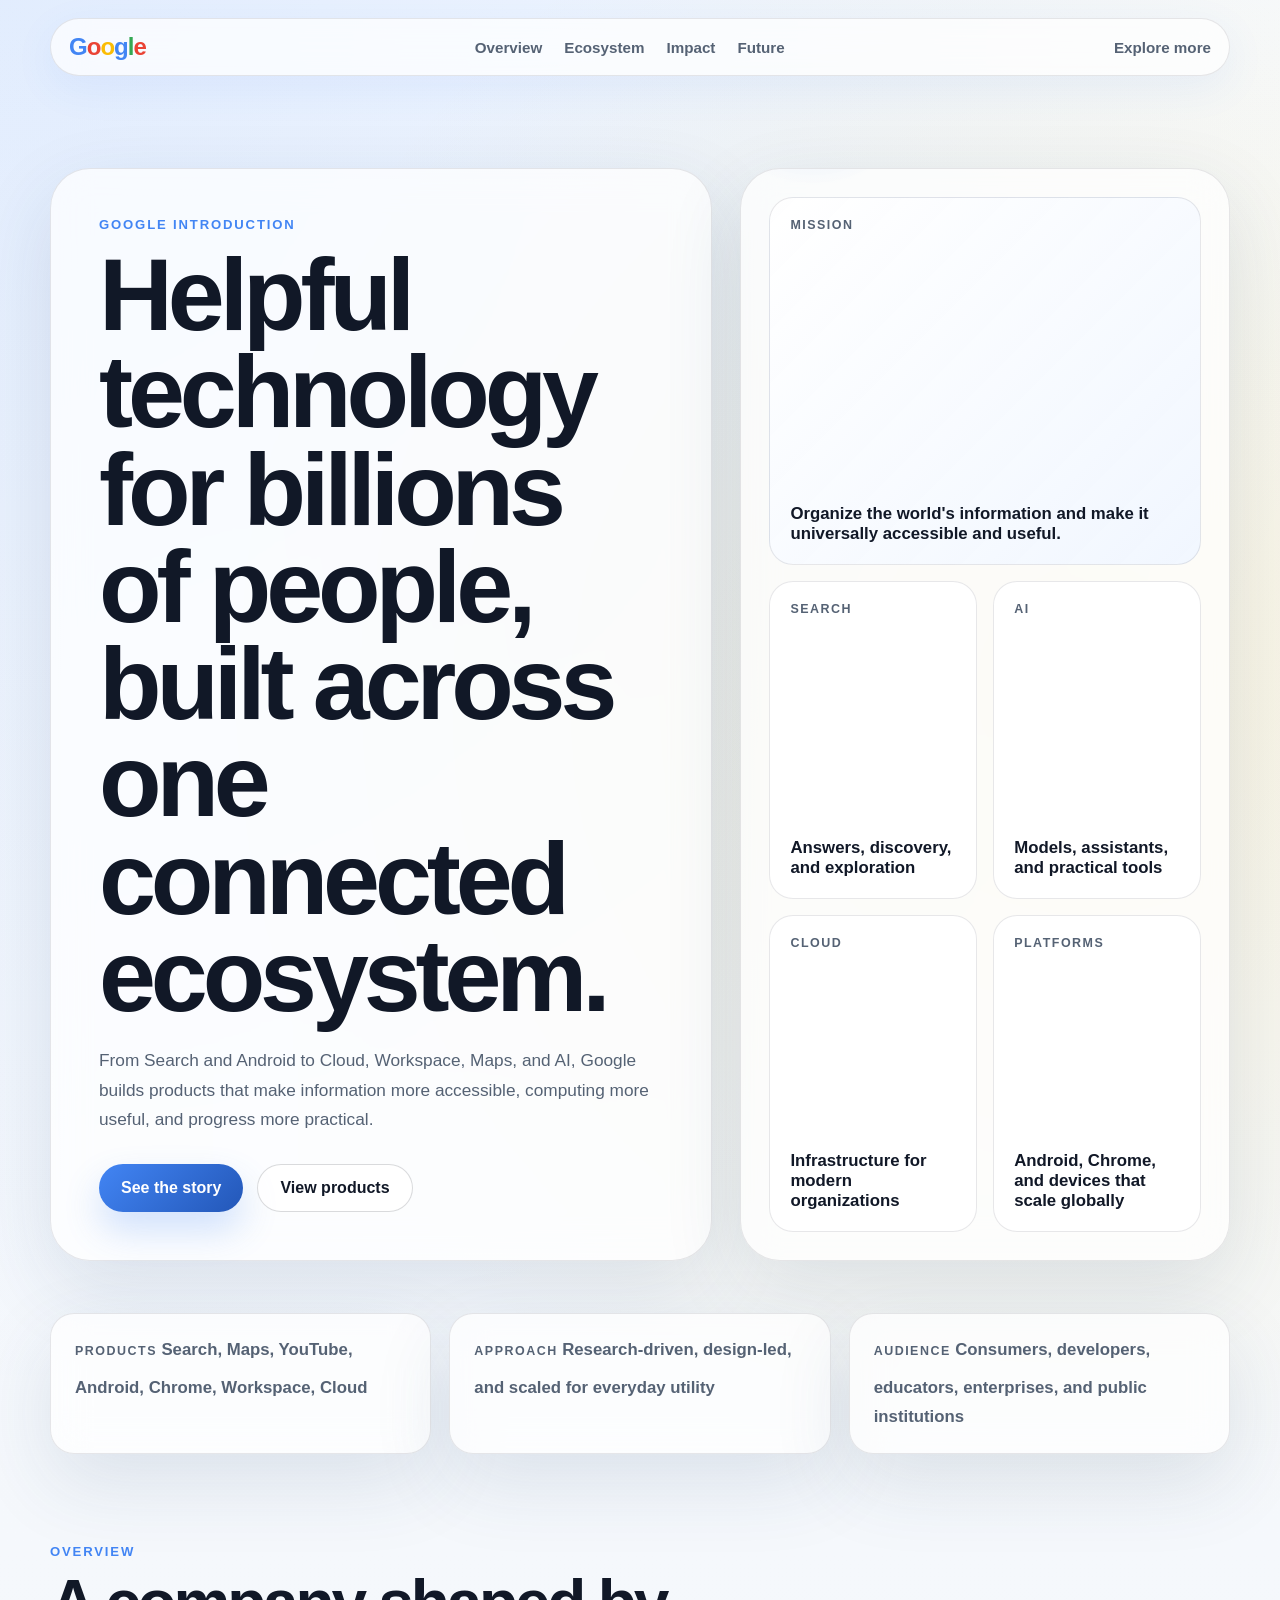
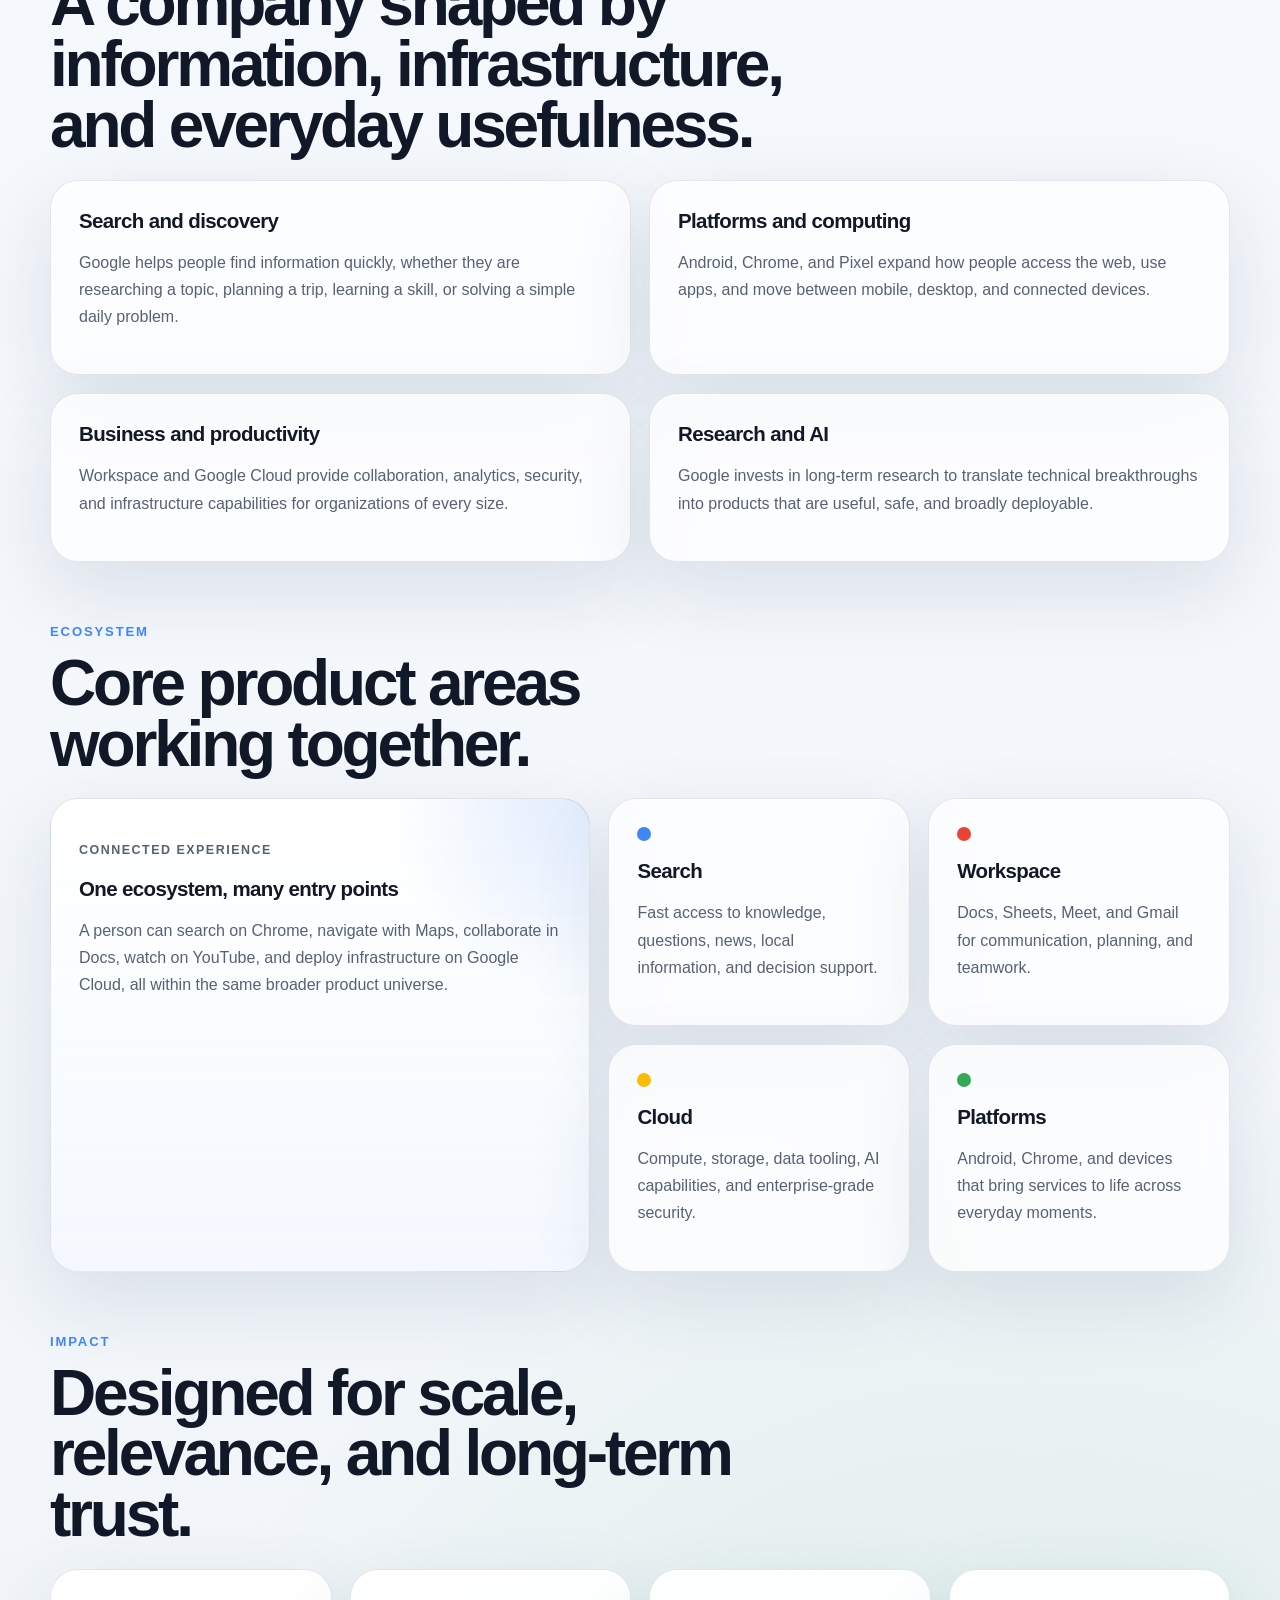
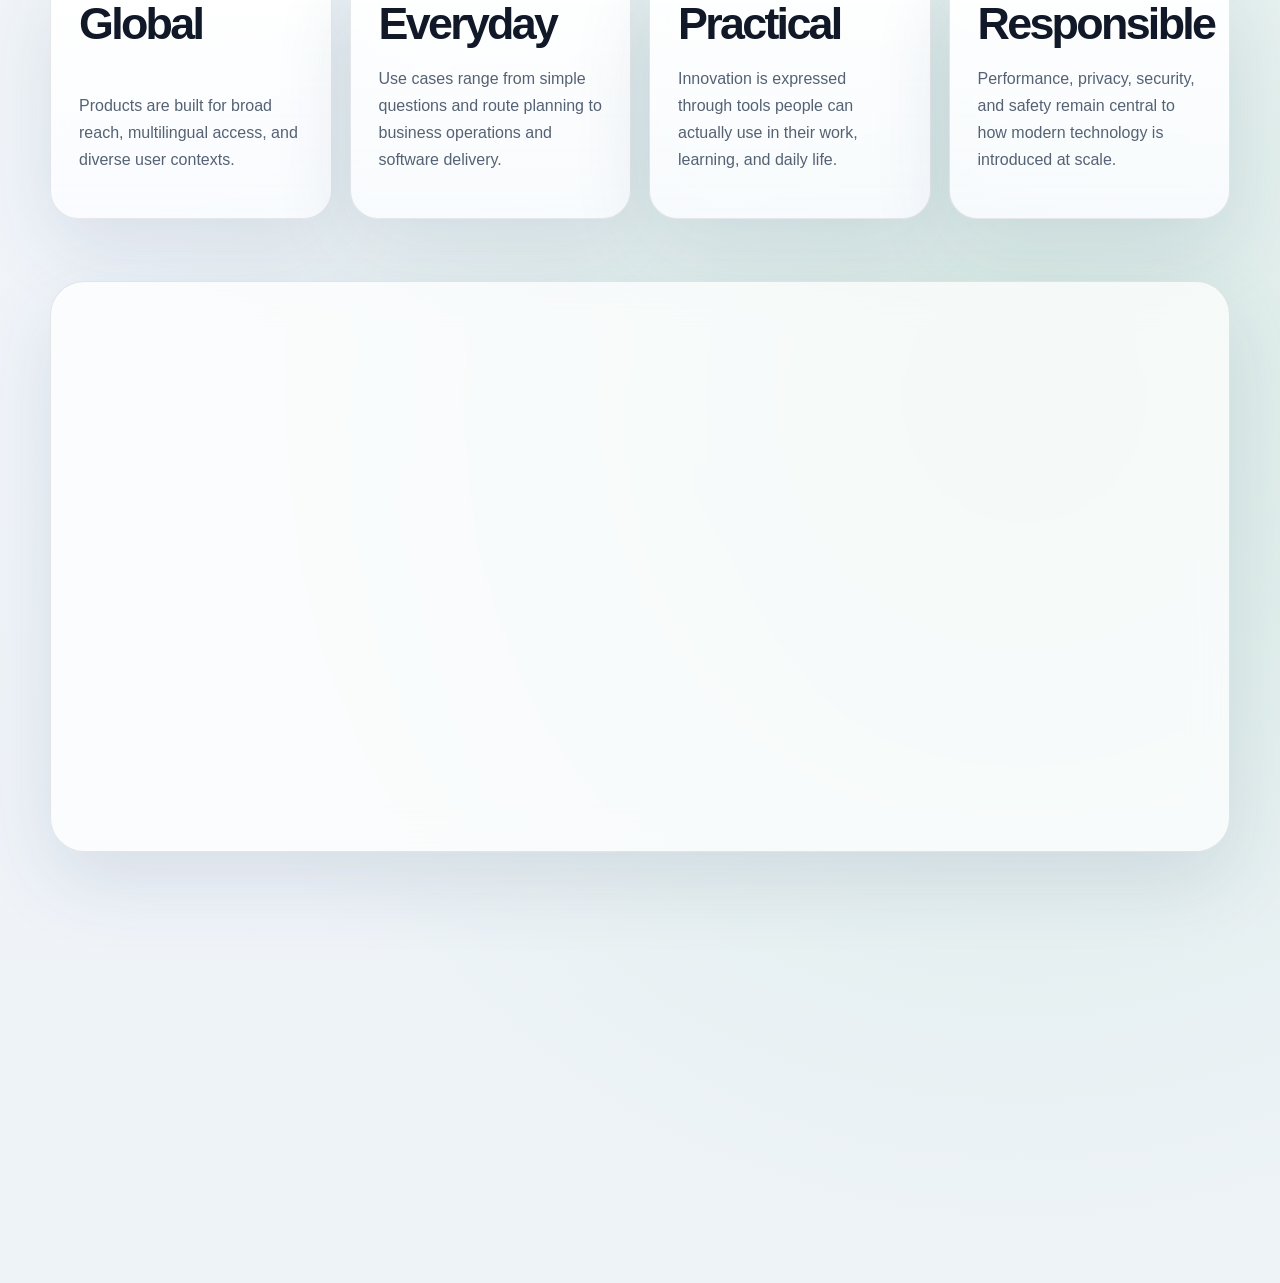
<file: google/gpt5.4/index.html>
<!DOCTYPE html>
<html lang="en">
  <head>
    <meta charset="UTF-8" />
    <meta name="viewport" content="width=device-width, initial-scale=1.0" />
    <title>Google | Organize the world's information</title>
    <meta
      name="description"
      content="Discover how Google connects search, AI, cloud, devices, and helpful products to support people, businesses, and communities."
    />
    <link rel="stylesheet" href="./style.css" />
  </head>
  <body>
    <div class="page-shell">
      <header class="site-header">
        <a class="brand" href="#top" aria-label="Google home">
          <span class="brand-word brand-blue">G</span>
          <span class="brand-word brand-red">o</span>
          <span class="brand-word brand-yellow">o</span>
          <span class="brand-word brand-blue">g</span>
          <span class="brand-word brand-green">l</span>
          <span class="brand-word brand-red">e</span>
        </a>
        <nav class="main-nav" aria-label="Primary">
          <a href="#overview">Overview</a>
          <a href="#ecosystem">Ecosystem</a>
          <a href="#impact">Impact</a>
          <a href="#future">Future</a>
        </nav>
        <a class="header-link" href="#connect">Explore more</a>
      </header>

      <main id="top">
        <section class="hero">
          <div class="hero-copy" data-reveal>
            <p class="eyebrow">Google Introduction</p>
            <h1>Helpful technology for billions of people, built across one connected ecosystem.</h1>
            <p class="hero-text">
              From Search and Android to Cloud, Workspace, Maps, and AI, Google builds products that
              make information more accessible, computing more useful, and progress more practical.
            </p>
            <div class="hero-actions">
              <a class="button button-primary" href="#overview">See the story</a>
              <a class="button button-secondary" href="#ecosystem">View products</a>
            </div>
          </div>

          <div class="hero-panel" data-reveal>
            <div class="signal-grid">
              <article class="signal-card signal-card-large">
                <span class="signal-label">Mission</span>
                <strong>Organize the world's information and make it universally accessible and useful.</strong>
              </article>
              <article class="signal-card">
                <span class="signal-label">Search</span>
                <strong>Answers, discovery, and exploration</strong>
              </article>
              <article class="signal-card">
                <span class="signal-label">AI</span>
                <strong>Models, assistants, and practical tools</strong>
              </article>
              <article class="signal-card">
                <span class="signal-label">Cloud</span>
                <strong>Infrastructure for modern organizations</strong>
              </article>
              <article class="signal-card">
                <span class="signal-label">Platforms</span>
                <strong>Android, Chrome, and devices that scale globally</strong>
              </article>
            </div>
          </div>
        </section>

        <section class="trust-bar" aria-label="Highlights">
          <div class="trust-item" data-reveal>
            <span class="trust-kicker">Products</span>
            <strong>Search, Maps, YouTube, Android, Chrome, Workspace, Cloud</strong>
          </div>
          <div class="trust-item" data-reveal>
            <span class="trust-kicker">Approach</span>
            <strong>Research-driven, design-led, and scaled for everyday utility</strong>
          </div>
          <div class="trust-item" data-reveal>
            <span class="trust-kicker">Audience</span>
            <strong>Consumers, developers, educators, enterprises, and public institutions</strong>
          </div>
        </section>

        <section class="section intro" id="overview">
          <div class="section-heading" data-reveal>
            <p class="eyebrow">Overview</p>
            <h2>A company shaped by information, infrastructure, and everyday usefulness.</h2>
          </div>
          <div class="overview-grid">
            <article class="overview-card" data-reveal>
              <h3>Search and discovery</h3>
              <p>
                Google helps people find information quickly, whether they are researching a topic,
                planning a trip, learning a skill, or solving a simple daily problem.
              </p>
            </article>
            <article class="overview-card" data-reveal>
              <h3>Platforms and computing</h3>
              <p>
                Android, Chrome, and Pixel expand how people access the web, use apps, and move between
                mobile, desktop, and connected devices.
              </p>
            </article>
            <article class="overview-card" data-reveal>
              <h3>Business and productivity</h3>
              <p>
                Workspace and Google Cloud provide collaboration, analytics, security, and infrastructure
                capabilities for organizations of every size.
              </p>
            </article>
            <article class="overview-card" data-reveal>
              <h3>Research and AI</h3>
              <p>
                Google invests in long-term research to translate technical breakthroughs into products
                that are useful, safe, and broadly deployable.
              </p>
            </article>
          </div>
        </section>

        <section class="section ecosystem" id="ecosystem">
          <div class="section-heading" data-reveal>
            <p class="eyebrow">Ecosystem</p>
            <h2>Core product areas working together.</h2>
          </div>
          <div class="ecosystem-layout">
            <article class="ecosystem-feature ecosystem-feature-primary" data-reveal>
              <p class="feature-kicker">Connected experience</p>
              <h3>One ecosystem, many entry points</h3>
              <p>
                A person can search on Chrome, navigate with Maps, collaborate in Docs, watch on YouTube,
                and deploy infrastructure on Google Cloud, all within the same broader product universe.
              </p>
            </article>
            <div class="ecosystem-list">
              <article class="ecosystem-card" data-reveal>
                <div class="dot dot-blue"></div>
                <h3>Search</h3>
                <p>Fast access to knowledge, questions, news, local information, and decision support.</p>
              </article>
              <article class="ecosystem-card" data-reveal>
                <div class="dot dot-red"></div>
                <h3>Workspace</h3>
                <p>Docs, Sheets, Meet, and Gmail for communication, planning, and teamwork.</p>
              </article>
              <article class="ecosystem-card" data-reveal>
                <div class="dot dot-yellow"></div>
                <h3>Cloud</h3>
                <p>Compute, storage, data tooling, AI capabilities, and enterprise-grade security.</p>
              </article>
              <article class="ecosystem-card" data-reveal>
                <div class="dot dot-green"></div>
                <h3>Platforms</h3>
                <p>Android, Chrome, and devices that bring services to life across everyday moments.</p>
              </article>
            </div>
          </div>
        </section>

        <section class="section metrics" id="impact">
          <div class="section-heading" data-reveal>
            <p class="eyebrow">Impact</p>
            <h2>Designed for scale, relevance, and long-term trust.</h2>
          </div>
          <div class="metrics-grid">
            <article class="metric-card" data-reveal>
              <span class="metric-value">Global</span>
              <p class="metric-text">Products are built for broad reach, multilingual access, and diverse user contexts.</p>
            </article>
            <article class="metric-card" data-reveal>
              <span class="metric-value">Everyday</span>
              <p class="metric-text">Use cases range from simple questions and route planning to business operations and software delivery.</p>
            </article>
            <article class="metric-card" data-reveal>
              <span class="metric-value">Practical</span>
              <p class="metric-text">Innovation is expressed through tools people can actually use in their work, learning, and daily life.</p>
            </article>
            <article class="metric-card" data-reveal>
              <span class="metric-value">Responsible</span>
              <p class="metric-text">Performance, privacy, security, and safety remain central to how modern technology is introduced at scale.</p>
            </article>
          </div>
        </section>

        <section class="section future" id="future">
          <div class="future-panel">
            <div class="future-copy" data-reveal>
              <p class="eyebrow">Future direction</p>
              <h2>AI is becoming a layer across search, productivity, development, and devices.</h2>
              <p>
                Google’s next phase is defined by turning advanced models, computing infrastructure, and
                integrated interfaces into experiences that feel simple, fast, and genuinely helpful.
              </p>
            </div>
            <div class="future-points">
              <article data-reveal>
                <h3>Assistive computing</h3>
                <p>Tools that help people write, learn, summarize, plan, and create with less friction.</p>
              </article>
              <article data-reveal>
                <h3>Developer acceleration</h3>
                <p>Cloud platforms and AI services that shorten the distance from idea to production.</p>
              </article>
              <article data-reveal>
                <h3>Ambient utility</h3>
                <p>Interfaces that span browser, phone, workspace, and home without feeling fragmented.</p>
              </article>
            </div>
          </div>
        </section>

        <section class="section connect" id="connect">
          <div class="connect-card" data-reveal>
            <p class="eyebrow">Closing statement</p>
            <h2>Google at a glance</h2>
            <p>
              Google is best understood not as a single product, but as a wide-reaching technology system
              that connects information, software, devices, and AI into everyday experiences used around
              the world.
            </p>
            <a class="button button-primary" href="#top">Back to top</a>
          </div>
        </section>
      </main>
    </div>

    <script src="./script.js"></script>
  </body>
</html>
</file>
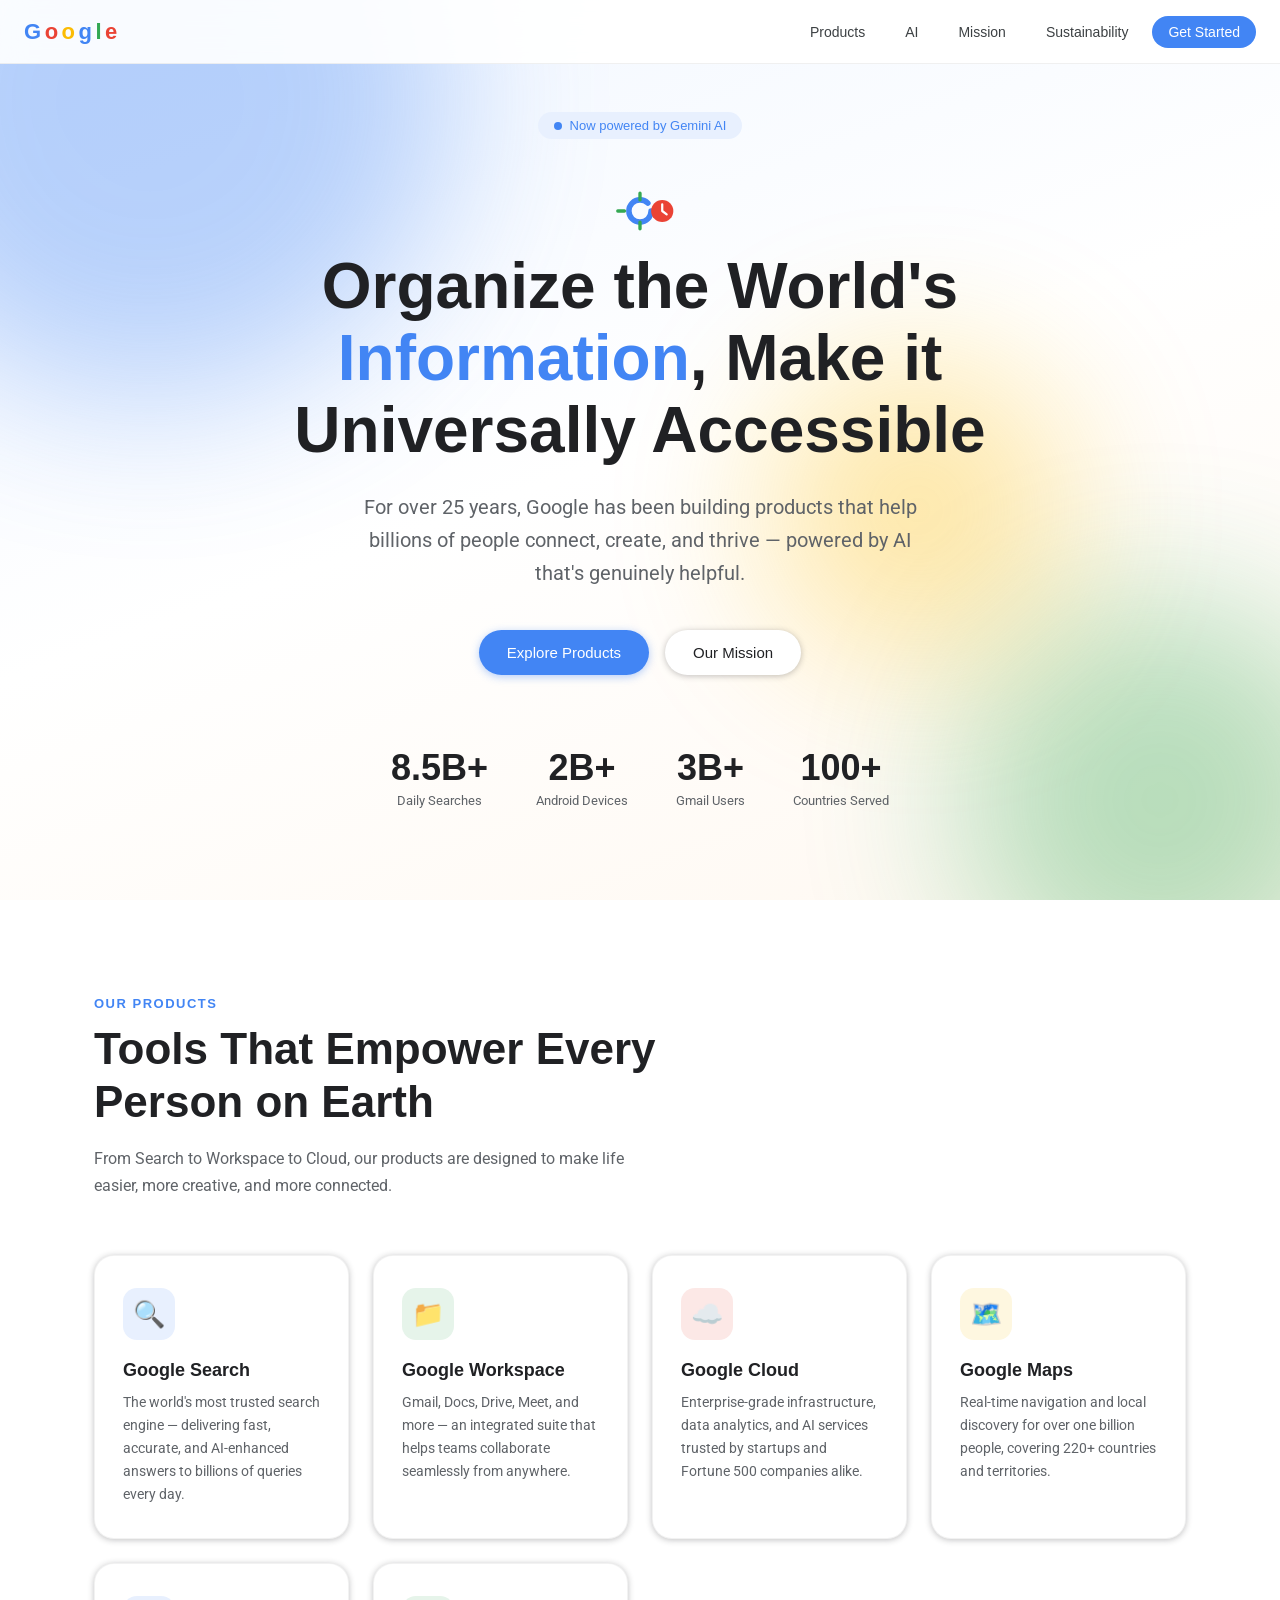
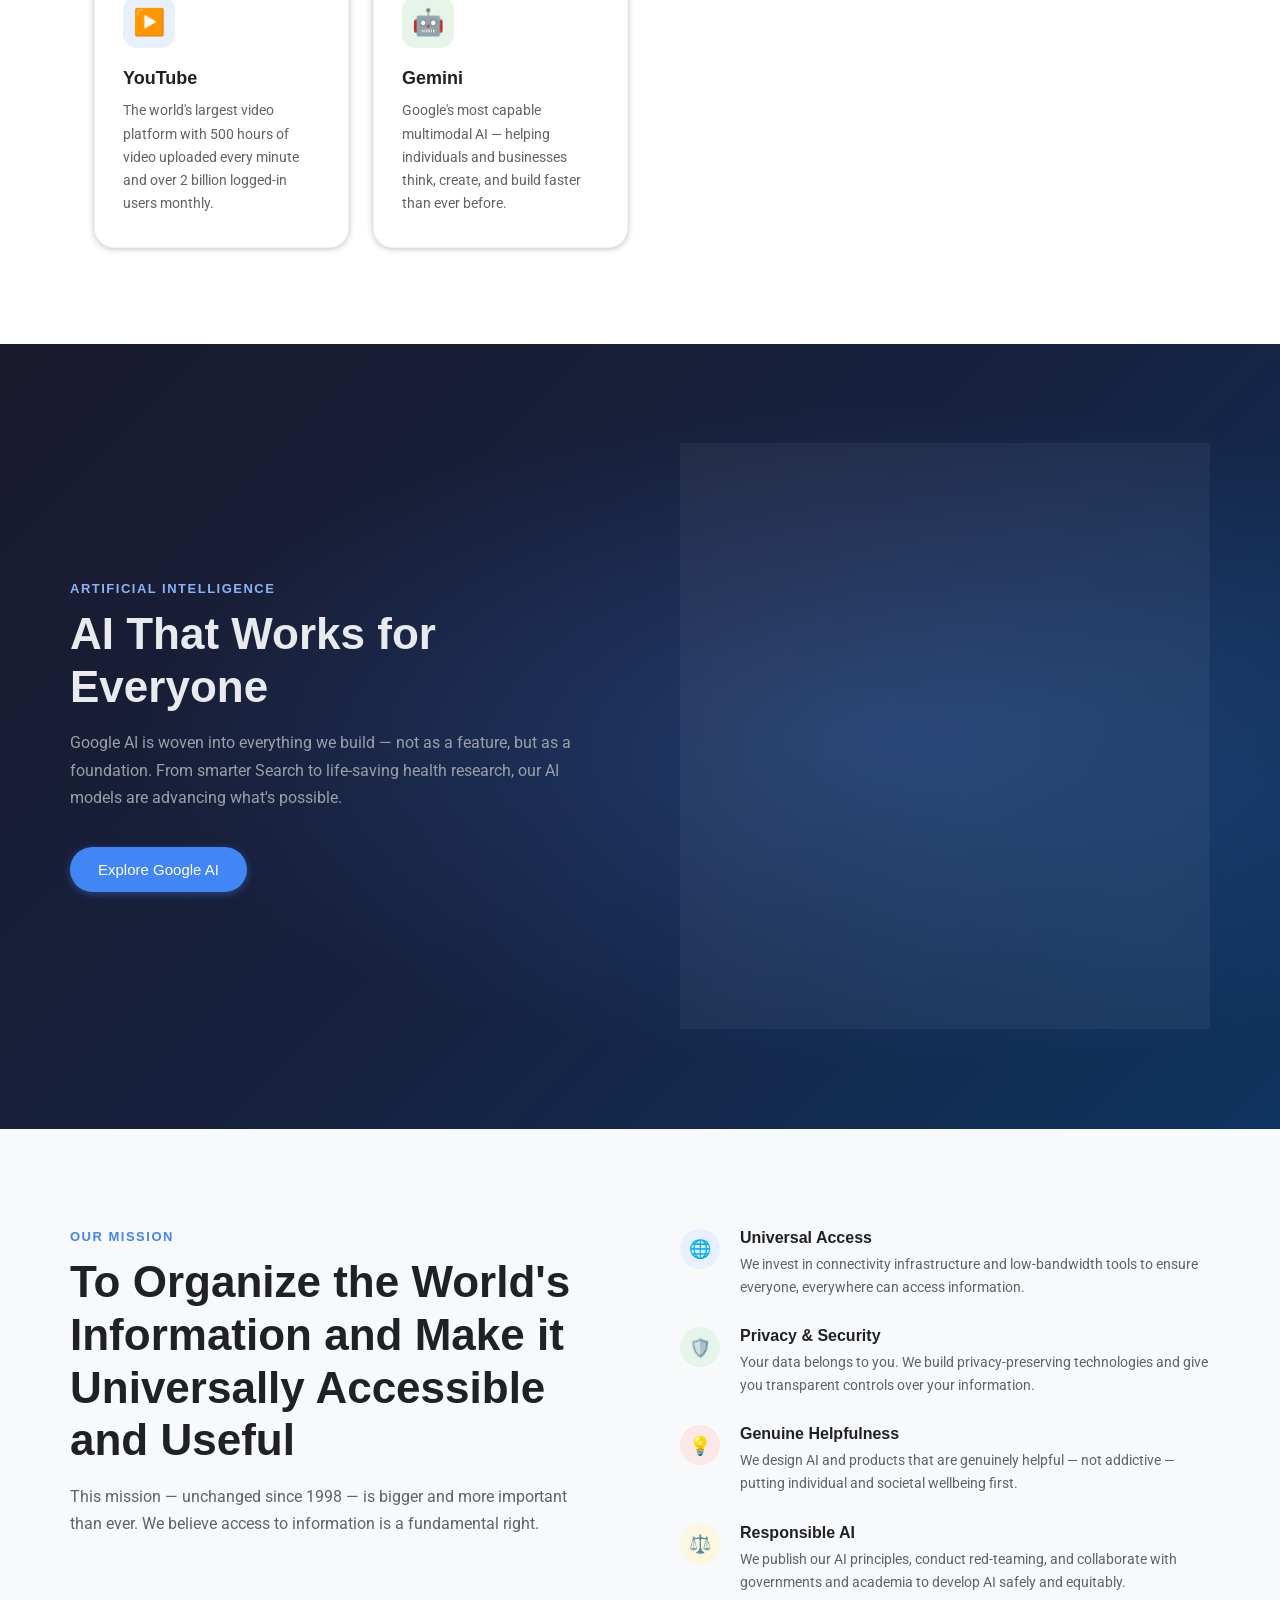
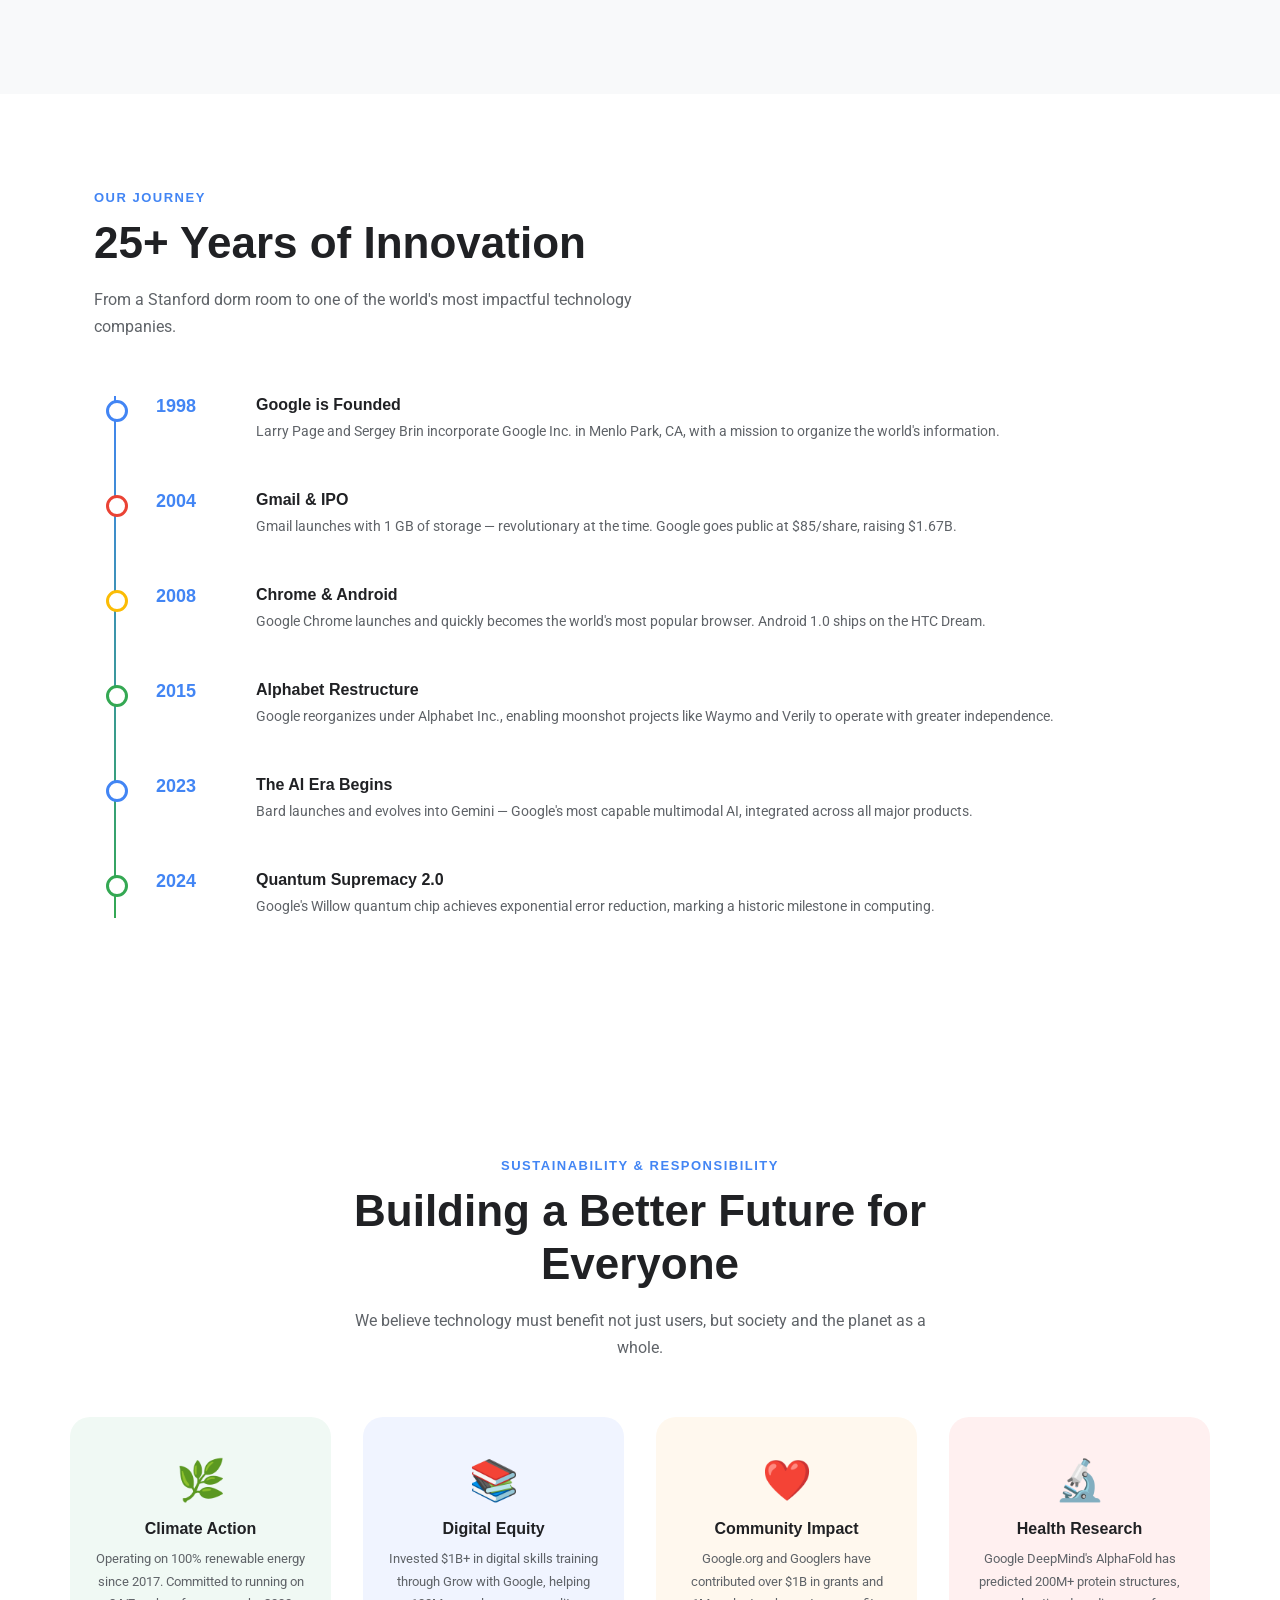
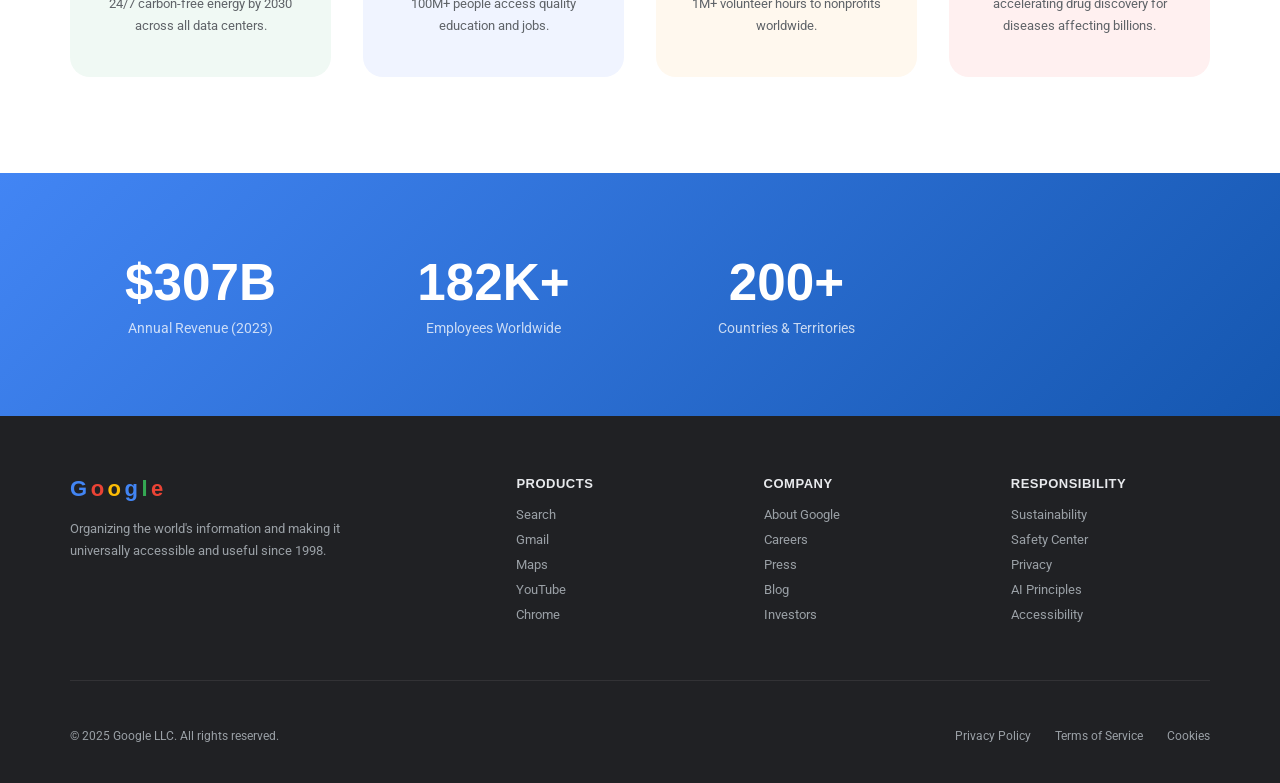
<file: google/opus4.6/index.html>
<!DOCTYPE html>
<html lang="en">
<head>
  <meta charset="UTF-8" />
  <meta name="viewport" content="width=device-width, initial-scale=1.0" />
  <title>Google – Organizing the World's Information</title>
  <meta name="description" content="Google's mission is to organize the world's information and make it universally accessible and useful." />
  <link rel="preconnect" href="https://fonts.googleapis.com" />
  <link rel="preconnect" href="https://fonts.gstatic.com" crossorigin />
  <link href="https://fonts.googleapis.com/css2?family=Google+Sans:wght@400;500;700&family=Roboto:wght@300;400;500;700&display=swap" rel="stylesheet" />
  <style>
    *, *::before, *::after { box-sizing: border-box; margin: 0; padding: 0; }

    :root {
      --blue: #4285F4;
      --red: #EA4335;
      --yellow: #FBBC05;
      --green: #34A853;
      --dark: #202124;
      --mid: #3C4043;
      --light: #5F6368;
      --bg: #F8F9FA;
      --white: #FFFFFF;
      --card-shadow: 0 1px 6px rgba(32,33,36,.28);
      --card-hover: 0 4px 16px rgba(32,33,36,.22);
    }

    html { scroll-behavior: smooth; }

    body {
      font-family: 'Roboto', sans-serif;
      color: var(--dark);
      background: var(--white);
      overflow-x: hidden;
    }

    /* ── NAV ── */
    nav {
      position: fixed; top: 0; left: 0; right: 0; z-index: 100;
      display: flex; align-items: center; justify-content: space-between;
      padding: 0 24px;
      height: 64px;
      background: rgba(255,255,255,.92);
      backdrop-filter: blur(12px);
      border-bottom: 1px solid rgba(0,0,0,.06);
      transition: box-shadow .2s;
    }
    nav.scrolled { box-shadow: 0 2px 8px rgba(0,0,0,.12); }

    .nav-logo {
      display: flex; align-items: center; gap: 4px;
      font-family: 'Google Sans', sans-serif;
      font-size: 22px; font-weight: 700;
      text-decoration: none; letter-spacing: -.5px;
    }
    .nav-logo span:nth-child(1) { color: var(--blue); }
    .nav-logo span:nth-child(2) { color: var(--red); }
    .nav-logo span:nth-child(3) { color: var(--yellow); }
    .nav-logo span:nth-child(4) { color: var(--blue); }
    .nav-logo span:nth-child(5) { color: var(--green); }
    .nav-logo span:nth-child(6) { color: var(--red); }

    .nav-links { display: flex; align-items: center; gap: 8px; }
    .nav-links a {
      font-family: 'Google Sans', sans-serif;
      font-size: 14px; font-weight: 500;
      color: var(--mid);
      text-decoration: none;
      padding: 8px 16px;
      border-radius: 24px;
      transition: background .15s, color .15s;
    }
    .nav-links a:hover { background: var(--bg); color: var(--dark); }
    .nav-cta {
      background: var(--blue) !important;
      color: var(--white) !important;
    }
    .nav-cta:hover { background: #3367d6 !important; }

    /* ── HERO ── */
    .hero {
      min-height: 100vh;
      display: flex; flex-direction: column;
      align-items: center; justify-content: center;
      padding: 80px 24px 60px;
      background: linear-gradient(160deg, #f0f6ff 0%, #fff 50%, #fff8f0 100%);
      position: relative; overflow: hidden;
    }

    .hero-orb {
      position: absolute; border-radius: 50%;
      filter: blur(80px); opacity: .35; pointer-events: none;
    }
    .orb1 { width: 600px; height: 600px; background: #4285F4; top: -200px; left: -150px; }
    .orb2 { width: 400px; height: 400px; background: #34A853; bottom: -100px; right: -80px; }
    .orb3 { width: 300px; height: 300px; background: #FBBC05; top: 40%; left: 60%; }

    .hero-badge {
      display: inline-flex; align-items: center; gap: 8px;
      background: #e8f0fe; color: var(--blue);
      font-family: 'Google Sans', sans-serif;
      font-size: 13px; font-weight: 500;
      padding: 6px 16px; border-radius: 24px;
      margin-bottom: 32px;
      animation: fadeUp .6s ease both;
    }
    .hero-badge::before {
      content: ''; width: 8px; height: 8px; border-radius: 50%;
      background: var(--blue); animation: pulse 1.8s infinite;
    }

    @keyframes pulse {
      0%,100% { opacity: 1; transform: scale(1); }
      50% { opacity: .5; transform: scale(1.4); }
    }

    .hero-logo-mark {
      display: flex; align-items: center; gap: 0;
      margin-bottom: 24px;
      animation: fadeUp .6s .1s ease both;
    }
    .gmark { width: 80px; height: 80px; }

    h1 {
      font-family: 'Google Sans', sans-serif;
      font-size: clamp(36px, 5vw, 64px);
      font-weight: 700; line-height: 1.12;
      text-align: center; max-width: 760px;
      color: var(--dark);
      animation: fadeUp .6s .2s ease both;
      margin-bottom: 24px;
    }
    h1 em { font-style: normal; color: var(--blue); }

    .hero-sub {
      font-size: clamp(16px, 2vw, 20px);
      color: var(--light); text-align: center;
      max-width: 580px; line-height: 1.65;
      animation: fadeUp .6s .3s ease both;
      margin-bottom: 40px;
    }

    .hero-actions {
      display: flex; gap: 16px; flex-wrap: wrap; justify-content: center;
      animation: fadeUp .6s .4s ease both;
    }
    .btn {
      display: inline-flex; align-items: center; gap: 8px;
      font-family: 'Google Sans', sans-serif;
      font-size: 15px; font-weight: 500;
      padding: 14px 28px; border-radius: 28px;
      text-decoration: none; border: none; cursor: pointer;
      transition: transform .15s, box-shadow .15s, background .15s;
    }
    .btn:hover { transform: translateY(-2px); }
    .btn-primary {
      background: var(--blue); color: #fff;
      box-shadow: 0 2px 8px rgba(66,133,244,.4);
    }
    .btn-primary:hover { background: #3367d6; box-shadow: 0 6px 20px rgba(66,133,244,.45); }
    .btn-outline {
      background: #fff; color: var(--dark);
      box-shadow: var(--card-shadow);
    }
    .btn-outline:hover { box-shadow: var(--card-hover); }

    .hero-stats {
      display: flex; gap: 48px; flex-wrap: wrap; justify-content: center;
      margin-top: 72px;
      animation: fadeUp .6s .5s ease both;
    }
    .stat { text-align: center; }
    .stat-num {
      font-family: 'Google Sans', sans-serif;
      font-size: 36px; font-weight: 700; color: var(--dark);
    }
    .stat-label { font-size: 13px; color: var(--light); margin-top: 4px; }

    /* ── PRODUCTS ── */
    .section {
      padding: 96px 24px;
      max-width: 1140px; margin: 0 auto;
    }
    .section-eyebrow {
      font-family: 'Google Sans', sans-serif;
      font-size: 13px; font-weight: 600; letter-spacing: 1.5px;
      text-transform: uppercase; color: var(--blue);
      margin-bottom: 12px;
    }
    .section-title {
      font-family: 'Google Sans', sans-serif;
      font-size: clamp(28px, 3.5vw, 44px); font-weight: 700;
      color: var(--dark); max-width: 640px;
      line-height: 1.2; margin-bottom: 16px;
    }
    .section-sub {
      font-size: 16px; color: var(--light);
      max-width: 540px; line-height: 1.7; margin-bottom: 56px;
    }

    .products-grid {
      display: grid;
      grid-template-columns: repeat(auto-fit, minmax(250px, 1fr));
      gap: 24px;
    }
    .product-card {
      background: var(--white);
      border-radius: 20px;
      padding: 32px 28px;
      box-shadow: var(--card-shadow);
      border: 1px solid rgba(0,0,0,.05);
      transition: box-shadow .2s, transform .2s;
      cursor: pointer;
    }
    .product-card:hover { box-shadow: var(--card-hover); transform: translateY(-4px); }
    .product-icon {
      width: 52px; height: 52px; border-radius: 14px;
      display: flex; align-items: center; justify-content: center;
      font-size: 26px; margin-bottom: 20px;
    }
    .product-card h3 {
      font-family: 'Google Sans', sans-serif;
      font-size: 18px; font-weight: 600;
      color: var(--dark); margin-bottom: 10px;
    }
    .product-card p { font-size: 14px; color: var(--light); line-height: 1.65; }

    /* ── AI FEATURE ── */
    .ai-section {
      background: linear-gradient(135deg, #1a1a2e 0%, #16213e 50%, #0f3460 100%);
      padding: 100px 24px; overflow: hidden; position: relative;
    }
    .ai-section::before {
      content: ''; position: absolute; inset: 0;
      background: radial-gradient(ellipse at 70% 50%, rgba(66,133,244,.25) 0%, transparent 60%);
    }
    .ai-inner {
      max-width: 1140px; margin: 0 auto;
      display: grid; grid-template-columns: 1fr 1fr;
      gap: 80px; align-items: center;
      position: relative;
    }
    .ai-text .section-eyebrow { color: #8ab4f8; }
    .ai-text .section-title { color: #e8eaed; max-width: 100%; }
    .ai-text .section-sub { color: #9aa0a6; margin-bottom: 36px; }

    .ai-visual {
      background: rgba(255,255,255,.05);
      border: 1px solid rgba(255,255,255,.1);
      border-radius: 24px;
      padding: 32px;
      backdrop-filter: blur(12px);
    }
    .ai-chat { display: flex; flex-direction: column; gap: 16px; }
    .chat-msg {
      padding: 14px 18px; border-radius: 16px;
      font-size: 14px; line-height: 1.6; max-width: 85%;
    }
    .chat-user {
      background: var(--blue); color: #fff;
      align-self: flex-end; border-bottom-right-radius: 4px;
    }
    .chat-ai {
      background: rgba(255,255,255,.1); color: #e8eaed;
      align-self: flex-start; border-bottom-left-radius: 4px;
    }
    .chat-label {
      font-size: 11px; color: #9aa0a6; font-weight: 500;
      letter-spacing: .5px; text-transform: uppercase;
      margin-bottom: 4px;
    }
    .chat-label-right { text-align: right; }

    /* ── MISSION ── */
    .mission-section {
      background: var(--bg);
      padding: 100px 24px;
    }
    .mission-inner {
      max-width: 1140px; margin: 0 auto;
      display: grid; grid-template-columns: 1fr 1fr;
      gap: 80px; align-items: center;
    }
    .mission-text .section-title { max-width: 100%; }
    .mission-pillars { display: flex; flex-direction: column; gap: 28px; margin-top: 0; }
    .pillar {
      display: flex; gap: 20px; align-items: flex-start;
    }
    .pillar-dot {
      width: 40px; height: 40px; border-radius: 50%;
      display: flex; align-items: center; justify-content: center;
      font-size: 18px; flex-shrink: 0;
    }
    .pillar h4 {
      font-family: 'Google Sans', sans-serif;
      font-size: 16px; font-weight: 600;
      color: var(--dark); margin-bottom: 6px;
    }
    .pillar p { font-size: 14px; color: var(--light); line-height: 1.65; }

    /* ── TIMELINE ── */
    .timeline-wrap { max-width: 1140px; margin: 0 auto; padding: 96px 24px; }
    .timeline { position: relative; padding-left: 2px; }
    .timeline::before {
      content: ''; position: absolute; left: 20px; top: 0; bottom: 0;
      width: 2px; background: linear-gradient(to bottom, var(--blue), var(--green));
    }
    .tl-item {
      display: flex; gap: 40px; margin-bottom: 48px;
      padding-left: 60px; position: relative;
    }
    .tl-dot {
      position: absolute; left: 10px; top: 4px;
      width: 22px; height: 22px; border-radius: 50%;
      background: var(--white); border: 3px solid var(--blue);
      transition: transform .2s;
    }
    .tl-item:hover .tl-dot { transform: scale(1.3); }
    .tl-year {
      font-family: 'Google Sans', sans-serif;
      font-size: 18px; font-weight: 700;
      color: var(--blue); min-width: 60px;
    }
    .tl-content h4 {
      font-family: 'Google Sans', sans-serif;
      font-size: 16px; font-weight: 600;
      color: var(--dark); margin-bottom: 6px;
    }
    .tl-content p { font-size: 14px; color: var(--light); line-height: 1.65; }

    /* ── RESPONSIBILITY ── */
    .resp-section { background: #fff; padding: 96px 24px; }
    .resp-inner { max-width: 1140px; margin: 0 auto; }
    .resp-grid {
      display: grid; grid-template-columns: repeat(auto-fit, minmax(220px, 1fr));
      gap: 32px; margin-top: 56px;
    }
    .resp-card {
      text-align: center; padding: 40px 24px;
      border-radius: 20px;
      transition: transform .2s;
    }
    .resp-card:hover { transform: translateY(-6px); }
    .resp-icon { font-size: 40px; margin-bottom: 16px; }
    .resp-card h3 {
      font-family: 'Google Sans', sans-serif;
      font-size: 16px; font-weight: 600;
      color: var(--dark); margin-bottom: 10px;
    }
    .resp-card p { font-size: 13px; color: var(--light); line-height: 1.7; }

    /* ── NUMBERS ── */
    .numbers-section {
      background: linear-gradient(135deg, var(--blue) 0%, #1557b0 100%);
      padding: 80px 24px;
    }
    .numbers-inner {
      max-width: 1140px; margin: 0 auto;
      display: grid; grid-template-columns: repeat(4, 1fr);
      gap: 32px; text-align: center;
    }
    .num-card h2 {
      font-family: 'Google Sans', sans-serif;
      font-size: clamp(32px,4vw,52px); font-weight: 700;
      color: #fff; margin-bottom: 8px;
    }
    .num-card p { font-size: 14px; color: rgba(255,255,255,.75); }

    /* ── FOOTER ── */
    footer {
      background: var(--dark); color: #9aa0a6;
      padding: 60px 24px 40px;
    }
    .footer-inner { max-width: 1140px; margin: 0 auto; }
    .footer-top {
      display: grid; grid-template-columns: 2fr 1fr 1fr 1fr;
      gap: 48px; margin-bottom: 48px;
      padding-bottom: 48px;
      border-bottom: 1px solid rgba(255,255,255,.08);
    }
    .footer-brand .nav-logo { margin-bottom: 16px; }
    .footer-brand p { font-size: 13px; line-height: 1.7; max-width: 280px; }
    .footer-col h5 {
      font-family: 'Google Sans', sans-serif;
      font-size: 13px; font-weight: 600;
      color: #e8eaed; letter-spacing: .5px;
      text-transform: uppercase; margin-bottom: 16px;
    }
    .footer-col a {
      display: block; font-size: 13px;
      color: #9aa0a6; text-decoration: none;
      margin-bottom: 10px; transition: color .15s;
    }
    .footer-col a:hover { color: #fff; }
    .footer-bottom {
      display: flex; align-items: center; justify-content: space-between;
      flex-wrap: wrap; gap: 16px;
      font-size: 12px;
    }
    .footer-bottom-links { display: flex; gap: 24px; }
    .footer-bottom-links a { color: #9aa0a6; text-decoration: none; }
    .footer-bottom-links a:hover { color: #fff; }

    /* ── ANIMATIONS ── */
    @keyframes fadeUp {
      from { opacity: 0; transform: translateY(20px); }
      to   { opacity: 1; transform: translateY(0); }
    }
    .reveal {
      opacity: 0; transform: translateY(24px);
      transition: opacity .6s ease, transform .6s ease;
    }
    .reveal.visible { opacity: 1; transform: translateY(0); }

    /* ── RESPONSIVE ── */
    @media (max-width: 900px) {
      .ai-inner, .mission-inner { grid-template-columns: 1fr; gap: 48px; }
      .numbers-inner { grid-template-columns: repeat(2, 1fr); }
      .footer-top { grid-template-columns: 1fr 1fr; }
    }
    @media (max-width: 600px) {
      .nav-links a:not(.nav-cta) { display: none; }
      .hero-stats { gap: 32px; }
      .numbers-inner { grid-template-columns: 1fr 1fr; }
      .footer-top { grid-template-columns: 1fr; }
      .footer-bottom { flex-direction: column; align-items: flex-start; }
    }
  </style>
</head>
<body>

<!-- NAV -->
<nav id="navbar">
  <a href="#" class="nav-logo">
    <span>G</span><span>o</span><span>o</span><span>g</span><span>l</span><span>e</span>
  </a>
  <div class="nav-links">
    <a href="#products">Products</a>
    <a href="#ai">AI</a>
    <a href="#mission">Mission</a>
    <a href="#sustainability">Sustainability</a>
    <a href="#" class="nav-cta">Get Started</a>
  </div>
</nav>

<!-- HERO -->
<section class="hero">
  <div class="hero-orb orb1"></div>
  <div class="hero-orb orb2"></div>
  <div class="hero-orb orb3"></div>

  <div class="hero-badge">Now powered by Gemini AI</div>

  <svg class="gmark" viewBox="0 0 72 72" fill="none" xmlns="http://www.w3.org/2000/svg">
    <path d="M46 36c0 5.523-4.477 10-10 10s-10-4.477-10-10 4.477-10 10-10c2.761 0 5.261 1.119 7.071 2.929" stroke="#4285F4" stroke-width="5" stroke-linecap="round"/>
    <path d="M36 26v-6M36 52v-6M50 36h6M16 36h6" stroke="#34A853" stroke-width="3" stroke-linecap="round"/>
    <circle cx="56" cy="36" r="10" fill="#EA4335"/>
    <path d="M56 30v6l4 3" stroke="#fff" stroke-width="2" stroke-linecap="round" stroke-linejoin="round"/>
  </svg>

  <h1>Organize the World's <em>Information</em>, Make it Universally Accessible</h1>
  <p class="hero-sub">For over 25 years, Google has been building products that help billions of people connect, create, and thrive — powered by AI that's genuinely helpful.</p>

  <div class="hero-actions">
    <a href="#products" class="btn btn-primary">Explore Products</a>
    <a href="#mission" class="btn btn-outline">Our Mission</a>
  </div>

  <div class="hero-stats">
    <div class="stat">
      <div class="stat-num">8.5B+</div>
      <div class="stat-label">Daily Searches</div>
    </div>
    <div class="stat">
      <div class="stat-num">2B+</div>
      <div class="stat-label">Android Devices</div>
    </div>
    <div class="stat">
      <div class="stat-num">3B+</div>
      <div class="stat-label">Gmail Users</div>
    </div>
    <div class="stat">
      <div class="stat-num">100+</div>
      <div class="stat-label">Countries Served</div>
    </div>
  </div>
</section>

<!-- PRODUCTS -->
<section class="section" id="products">
  <p class="section-eyebrow reveal">Our Products</p>
  <h2 class="section-title reveal">Tools That Empower Every Person on Earth</h2>
  <p class="section-sub reveal">From Search to Workspace to Cloud, our products are designed to make life easier, more creative, and more connected.</p>

  <div class="products-grid">
    <div class="product-card reveal">
      <div class="product-icon" style="background:#e8f0fe;">🔍</div>
      <h3>Google Search</h3>
      <p>The world's most trusted search engine — delivering fast, accurate, and AI-enhanced answers to billions of queries every day.</p>
    </div>
    <div class="product-card reveal">
      <div class="product-icon" style="background:#e6f4ea;">📁</div>
      <h3>Google Workspace</h3>
      <p>Gmail, Docs, Drive, Meet, and more — an integrated suite that helps teams collaborate seamlessly from anywhere.</p>
    </div>
    <div class="product-card reveal">
      <div class="product-icon" style="background:#fce8e6;">☁️</div>
      <h3>Google Cloud</h3>
      <p>Enterprise-grade infrastructure, data analytics, and AI services trusted by startups and Fortune 500 companies alike.</p>
    </div>
    <div class="product-card reveal">
      <div class="product-icon" style="background:#fef7e0;">🗺️</div>
      <h3>Google Maps</h3>
      <p>Real-time navigation and local discovery for over one billion people, covering 220+ countries and territories.</p>
    </div>
    <div class="product-card reveal">
      <div class="product-icon" style="background:#e8f0fe;">▶️</div>
      <h3>YouTube</h3>
      <p>The world's largest video platform with 500 hours of video uploaded every minute and over 2 billion logged-in users monthly.</p>
    </div>
    <div class="product-card reveal">
      <div class="product-icon" style="background:#e6f4ea;">🤖</div>
      <h3>Gemini</h3>
      <p>Google's most capable multimodal AI — helping individuals and businesses think, create, and build faster than ever before.</p>
    </div>
  </div>
</section>

<!-- AI -->
<section class="ai-section" id="ai">
  <div class="ai-inner">
    <div class="ai-text">
      <p class="section-eyebrow reveal">Artificial Intelligence</p>
      <h2 class="section-title reveal">AI That Works for Everyone</h2>
      <p class="section-sub reveal">Google AI is woven into everything we build — not as a feature, but as a foundation. From smarter Search to life-saving health research, our AI models are advancing what's possible.</p>
      <a href="#" class="btn btn-primary reveal">Explore Google AI</a>
    </div>
    <div class="ai-visual reveal">
      <div class="ai-chat">
        <div>
          <div class="chat-label chat-label-right">You</div>
          <div class="chat-msg chat-user">Explain quantum computing in simple terms.</div>
        </div>
        <div>
          <div class="chat-label">Gemini</div>
          <div class="chat-msg chat-ai">Think of it this way: classical computers process bits — either 0 or 1. Quantum computers use "qubits" that can be 0, 1, or both at the same time (superposition), letting them explore many solutions simultaneously. This makes them exponentially faster for specific problems like drug discovery and cryptography. ✨</div>
        </div>
        <div>
          <div class="chat-label chat-label-right">You</div>
          <div class="chat-msg chat-user">How is Google using it today?</div>
        </div>
        <div>
          <div class="chat-label">Gemini</div>
          <div class="chat-msg chat-ai">Google's Willow chip achieved a breakthrough in 2024 — completing a computation in 5 minutes that would take classical supercomputers 10 septillion years. We're applying this to materials science, climate modeling, and AI training. 🚀</div>
        </div>
      </div>
    </div>
  </div>
</section>

<!-- MISSION -->
<section class="mission-section" id="mission">
  <div class="mission-inner">
    <div class="mission-text">
      <p class="section-eyebrow reveal">Our Mission</p>
      <h2 class="section-title reveal">To Organize the World's Information and Make it Universally Accessible and Useful</h2>
      <p class="section-sub reveal">This mission — unchanged since 1998 — is bigger and more important than ever. We believe access to information is a fundamental right.</p>
    </div>
    <div class="mission-pillars reveal">
      <div class="pillar">
        <div class="pillar-dot" style="background:#e8f0fe;">🌐</div>
        <div>
          <h4>Universal Access</h4>
          <p>We invest in connectivity infrastructure and low-bandwidth tools to ensure everyone, everywhere can access information.</p>
        </div>
      </div>
      <div class="pillar">
        <div class="pillar-dot" style="background:#e6f4ea;">🛡️</div>
        <div>
          <h4>Privacy & Security</h4>
          <p>Your data belongs to you. We build privacy-preserving technologies and give you transparent controls over your information.</p>
        </div>
      </div>
      <div class="pillar">
        <div class="pillar-dot" style="background:#fce8e6;">💡</div>
        <div>
          <h4>Genuine Helpfulness</h4>
          <p>We design AI and products that are genuinely helpful — not addictive — putting individual and societal wellbeing first.</p>
        </div>
      </div>
      <div class="pillar">
        <div class="pillar-dot" style="background:#fef7e0;">⚖️</div>
        <div>
          <h4>Responsible AI</h4>
          <p>We publish our AI principles, conduct red-teaming, and collaborate with governments and academia to develop AI safely and equitably.</p>
        </div>
      </div>
    </div>
  </div>
</section>

<!-- TIMELINE -->
<div class="timeline-wrap" id="history">
  <p class="section-eyebrow reveal">Our Journey</p>
  <h2 class="section-title reveal">25+ Years of Innovation</h2>
  <p class="section-sub reveal">From a Stanford dorm room to one of the world's most impactful technology companies.</p>

  <div class="timeline">
    <div class="tl-item reveal">
      <div class="tl-dot" style="border-color:var(--blue);"></div>
      <div class="tl-year">1998</div>
      <div class="tl-content">
        <h4>Google is Founded</h4>
        <p>Larry Page and Sergey Brin incorporate Google Inc. in Menlo Park, CA, with a mission to organize the world's information.</p>
      </div>
    </div>
    <div class="tl-item reveal">
      <div class="tl-dot" style="border-color:var(--red);"></div>
      <div class="tl-year">2004</div>
      <div class="tl-content">
        <h4>Gmail & IPO</h4>
        <p>Gmail launches with 1 GB of storage — revolutionary at the time. Google goes public at $85/share, raising $1.67B.</p>
      </div>
    </div>
    <div class="tl-item reveal">
      <div class="tl-dot" style="border-color:var(--yellow);"></div>
      <div class="tl-year">2008</div>
      <div class="tl-content">
        <h4>Chrome & Android</h4>
        <p>Google Chrome launches and quickly becomes the world's most popular browser. Android 1.0 ships on the HTC Dream.</p>
      </div>
    </div>
    <div class="tl-item reveal">
      <div class="tl-dot" style="border-color:var(--green);"></div>
      <div class="tl-year">2015</div>
      <div class="tl-content">
        <h4>Alphabet Restructure</h4>
        <p>Google reorganizes under Alphabet Inc., enabling moonshot projects like Waymo and Verily to operate with greater independence.</p>
      </div>
    </div>
    <div class="tl-item reveal">
      <div class="tl-dot" style="border-color:var(--blue);"></div>
      <div class="tl-year">2023</div>
      <div class="tl-content">
        <h4>The AI Era Begins</h4>
        <p>Bard launches and evolves into Gemini — Google's most capable multimodal AI, integrated across all major products.</p>
      </div>
    </div>
    <div class="tl-item reveal">
      <div class="tl-dot" style="border-color:var(--green);"></div>
      <div class="tl-year">2024</div>
      <div class="tl-content">
        <h4>Quantum Supremacy 2.0</h4>
        <p>Google's Willow quantum chip achieves exponential error reduction, marking a historic milestone in computing.</p>
      </div>
    </div>
  </div>
</div>

<!-- SUSTAINABILITY -->
<section class="resp-section" id="sustainability">
  <div class="resp-inner">
    <div style="text-align:center; max-width:600px; margin:0 auto;">
      <p class="section-eyebrow reveal">Sustainability & Responsibility</p>
      <h2 class="section-title reveal" style="max-width:100%;">Building a Better Future for Everyone</h2>
      <p class="section-sub reveal" style="max-width:100%;">We believe technology must benefit not just users, but society and the planet as a whole.</p>
    </div>
    <div class="resp-grid">
      <div class="resp-card reveal" style="background:#f0f9f4;">
        <div class="resp-icon">🌿</div>
        <h3>Climate Action</h3>
        <p>Operating on 100% renewable energy since 2017. Committed to running on 24/7 carbon-free energy by 2030 across all data centers.</p>
      </div>
      <div class="resp-card reveal" style="background:#f0f4ff;">
        <div class="resp-icon">📚</div>
        <h3>Digital Equity</h3>
        <p>Invested $1B+ in digital skills training through Grow with Google, helping 100M+ people access quality education and jobs.</p>
      </div>
      <div class="resp-card reveal" style="background:#fff8ee;">
        <div class="resp-icon">❤️</div>
        <h3>Community Impact</h3>
        <p>Google.org and Googlers have contributed over $1B in grants and 1M+ volunteer hours to nonprofits worldwide.</p>
      </div>
      <div class="resp-card reveal" style="background:#fff0f0;">
        <div class="resp-icon">🔬</div>
        <h3>Health Research</h3>
        <p>Google DeepMind's AlphaFold has predicted 200M+ protein structures, accelerating drug discovery for diseases affecting billions.</p>
      </div>
    </div>
  </div>
</section>

<!-- NUMBERS -->
<section class="numbers-section">
  <div class="numbers-inner">
    <div class="num-card reveal">
      <h2>$307B</h2>
      <p>Annual Revenue (2023)</p>
    </div>
    <div class="num-card reveal">
      <h2>182K+</h2>
      <p>Employees Worldwide</p>
    </div>
    <div class="num-card reveal">
      <h2>200+</h2>
      <p>Countries & Territories</p>
    </div>
    <div class="num-card reveal">
      <h2>25+</h2>
      <p>Years of Innovation</p>
    </div>
  </div>
</section>

<!-- FOOTER -->
<footer>
  <div class="footer-inner">
    <div class="footer-top">
      <div class="footer-brand">
        <a href="#" class="nav-logo">
          <span>G</span><span>o</span><span>o</span><span>g</span><span>l</span><span>e</span>
        </a>
        <p>Organizing the world's information and making it universally accessible and useful since 1998.</p>
      </div>
      <div class="footer-col">
        <h5>Products</h5>
        <a href="#">Search</a>
        <a href="#">Gmail</a>
        <a href="#">Maps</a>
        <a href="#">YouTube</a>
        <a href="#">Chrome</a>
      </div>
      <div class="footer-col">
        <h5>Company</h5>
        <a href="#">About Google</a>
        <a href="#">Careers</a>
        <a href="#">Press</a>
        <a href="#">Blog</a>
        <a href="#">Investors</a>
      </div>
      <div class="footer-col">
        <h5>Responsibility</h5>
        <a href="#">Sustainability</a>
        <a href="#">Safety Center</a>
        <a href="#">Privacy</a>
        <a href="#">AI Principles</a>
        <a href="#">Accessibility</a>
      </div>
    </div>
    <div class="footer-bottom">
      <span>© 2025 Google LLC. All rights reserved.</span>
      <div class="footer-bottom-links">
        <a href="#">Privacy Policy</a>
        <a href="#">Terms of Service</a>
        <a href="#">Cookies</a>
      </div>
    </div>
  </div>
</footer>

<script>
  // Navbar scroll effect
  const navbar = document.getElementById('navbar');
  window.addEventListener('scroll', () => {
    navbar.classList.toggle('scrolled', window.scrollY > 10);
  });

  // Scroll reveal
  const reveals = document.querySelectorAll('.reveal');
  const observer = new IntersectionObserver((entries) => {
    entries.forEach((entry, i) => {
      if (entry.isIntersecting) {
        setTimeout(() => entry.target.classList.add('visible'), i * 80);
        observer.unobserve(entry.target);
      }
    });
  }, { threshold: 0.12 });
  reveals.forEach(el => observer.observe(el));
</script>
</body>
</html>
</file>
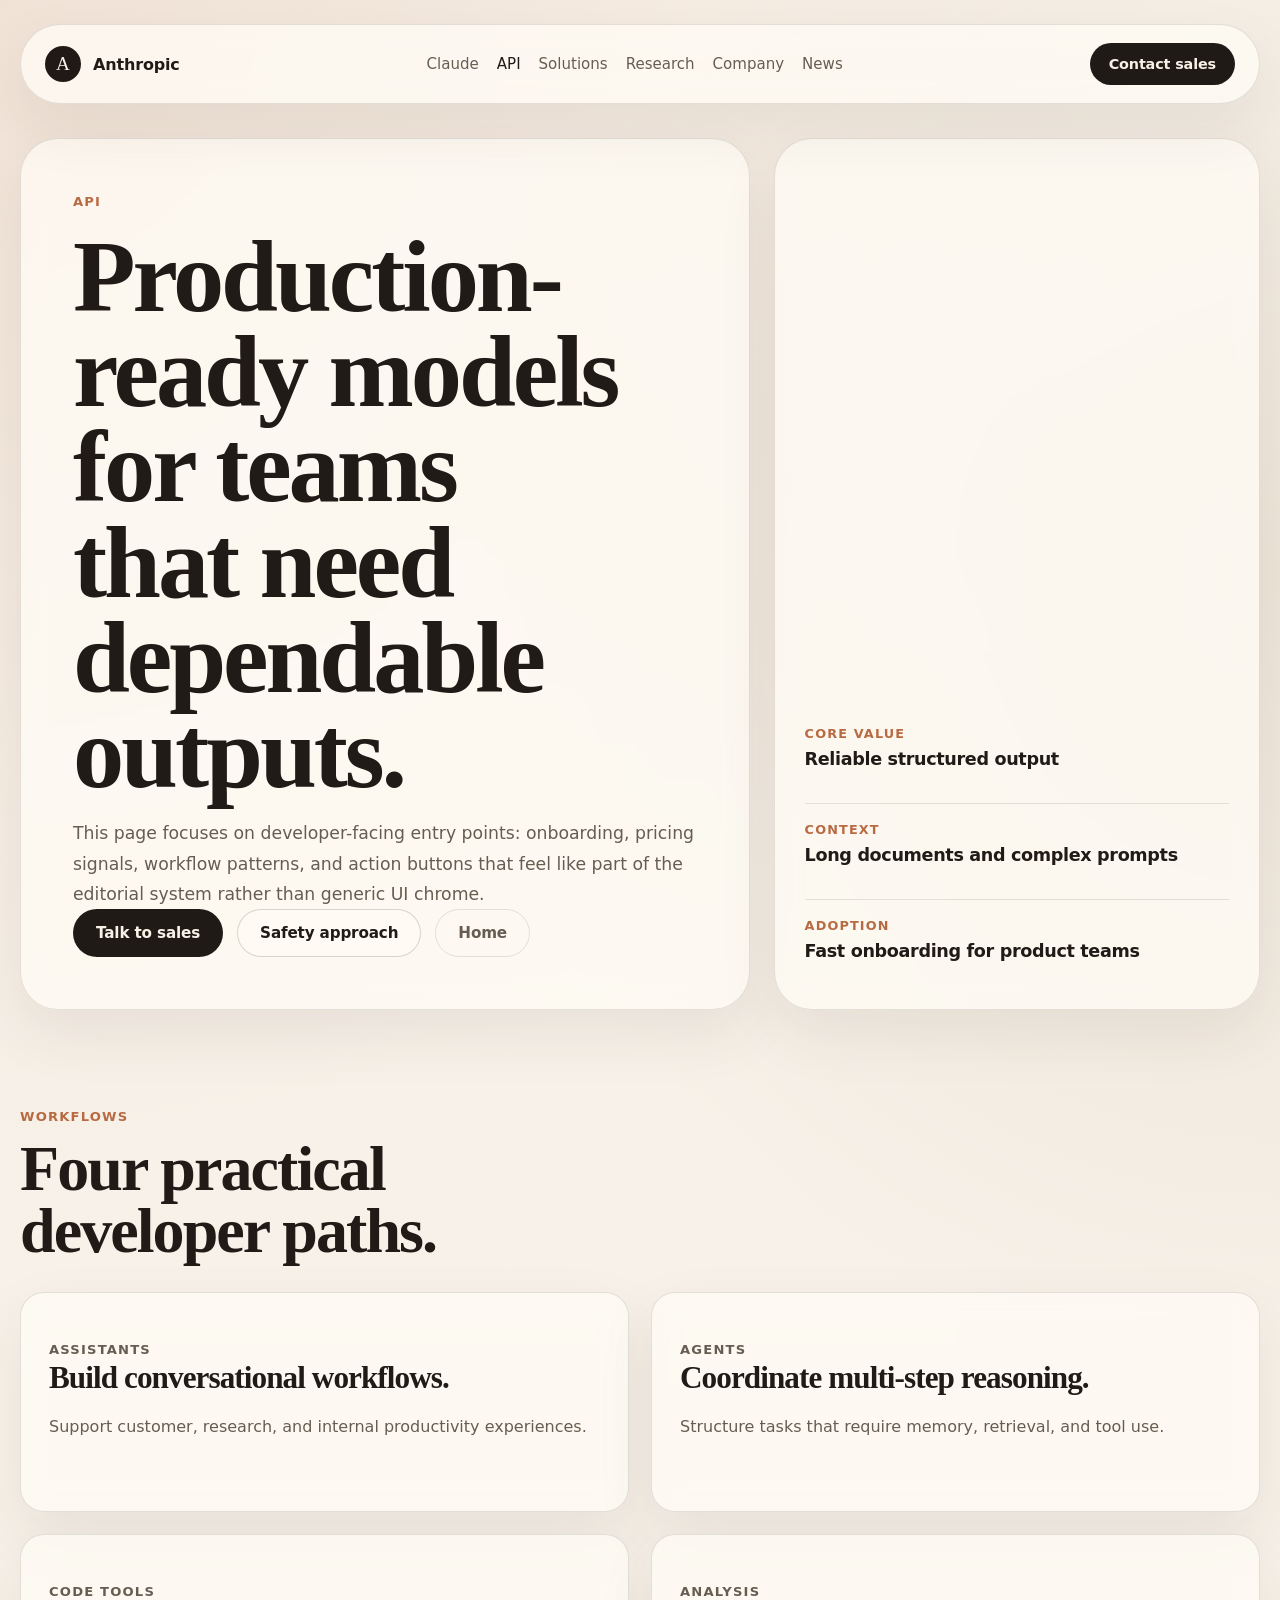
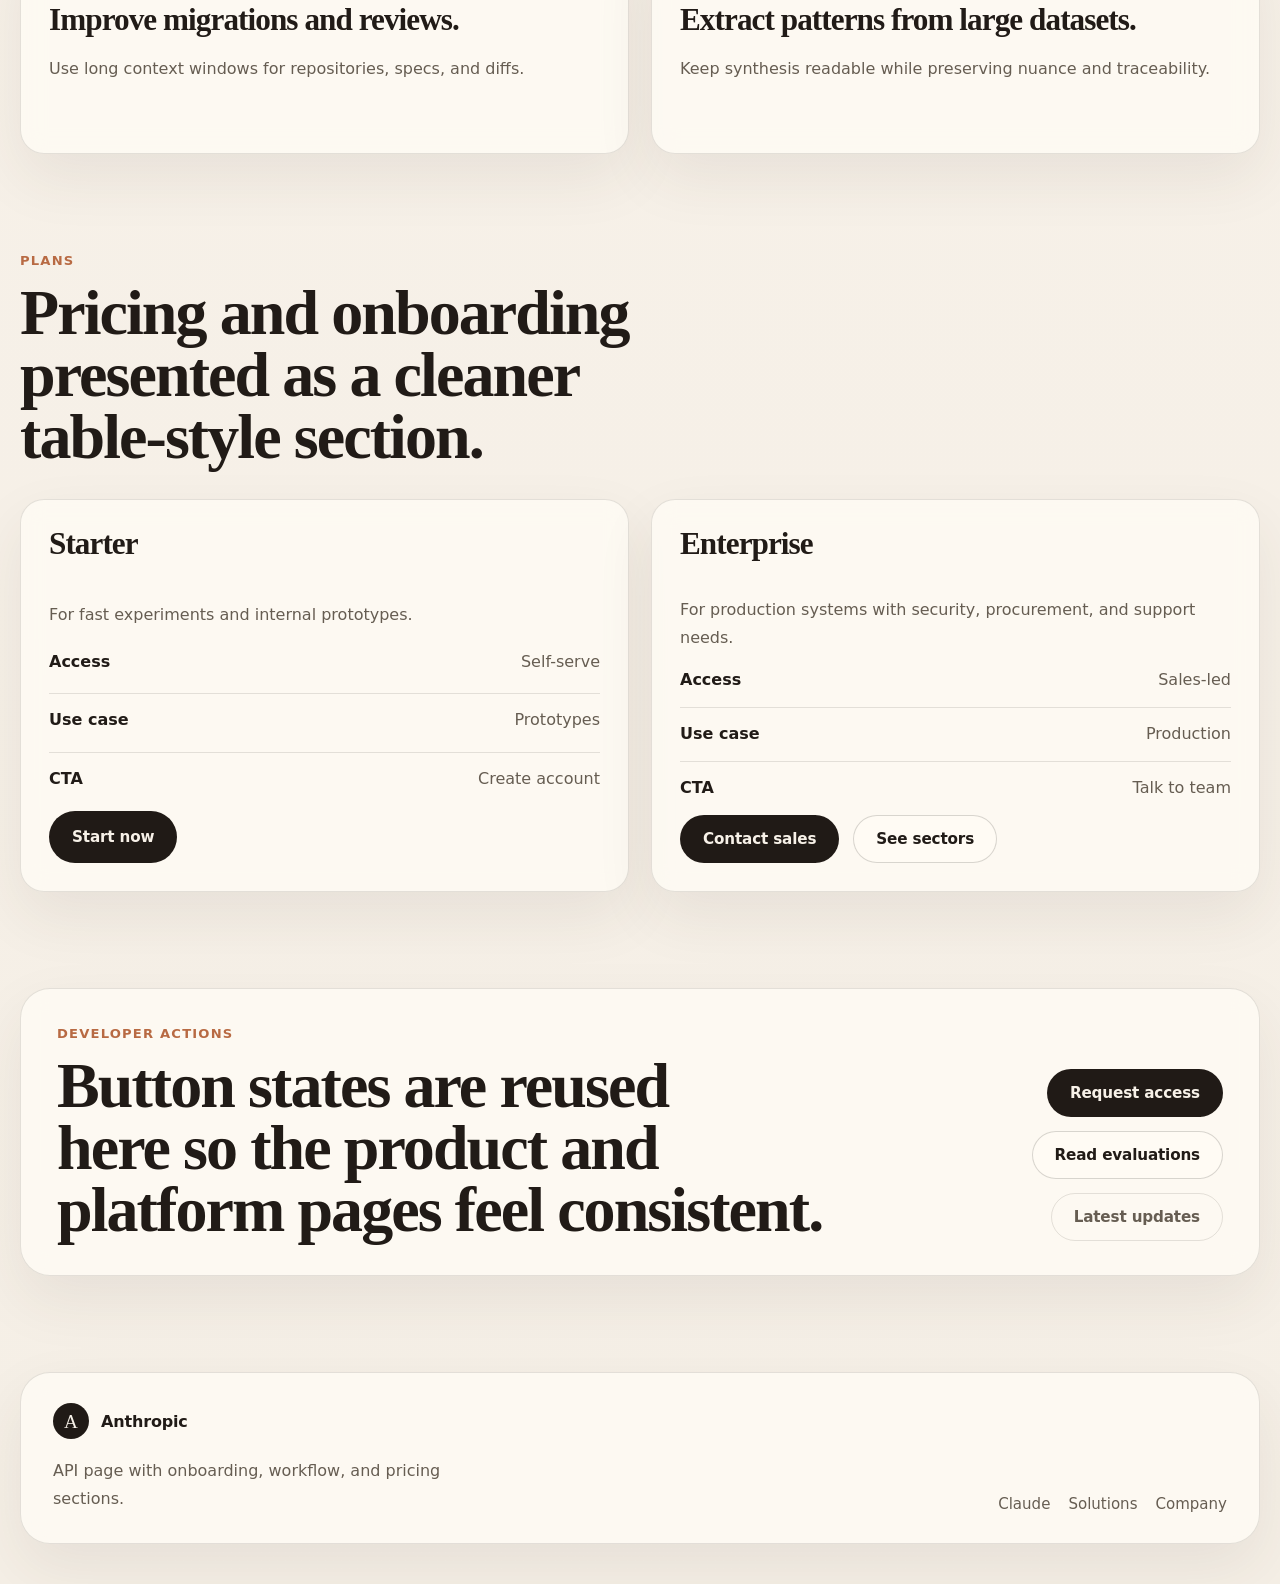
<file: anthropic/gpt5.4/api.html>
<!DOCTYPE html>
<html lang="en">
  <head>
    <meta charset="UTF-8" />
    <meta name="viewport" content="width=device-width, initial-scale=1.0" />
    <title>API | Anthropic</title>
    <meta
      name="description"
      content="Anthropic-inspired API page with platform overview, pricing, workflow examples, and developer entry points."
    />
    <link rel="stylesheet" href="./styles.css" />
  </head>
  <body>
    <div class="site-shell">
      <header class="masthead">
        <a class="brand" href="./index.html">
          <span class="brand-mark">A</span>
          <span class="brand-name">Anthropic</span>
        </a>
        <nav class="nav" aria-label="Primary">
          <a href="./claude.html">Claude</a>
          <a class="active" href="./api.html">API</a>
          <a href="./solutions.html">Solutions</a>
          <a href="./research.html">Research</a>
          <a href="./company.html">Company</a>
          <a href="./news.html">News</a>
        </nav>
        <a class="button button-dark button-small" href="./company.html">Contact sales</a>
      </header>

      <main>
        <section class="page-hero">
          <article class="page-hero-copy">
            <p class="eyebrow page-kicker">API</p>
            <h1>Production-ready models for teams that need dependable outputs.</h1>
            <p class="page-intro">
              This page focuses on developer-facing entry points: onboarding,
              pricing signals, workflow patterns, and action buttons that feel
              like part of the editorial system rather than generic UI chrome.
            </p>
            <div class="button-row">
              <a class="button button-dark" href="./company.html">Talk to sales</a>
              <a class="button button-light" href="./research.html">Safety approach</a>
              <a class="button button-ghost" href="./index.html">Home</a>
            </div>
          </article>
          <aside class="page-hero-panel">
            <div class="meta-list">
              <div class="meta-item">
                <span>Core value</span>
                <strong>Reliable structured output</strong>
              </div>
              <div class="meta-item">
                <span>Context</span>
                <strong>Long documents and complex prompts</strong>
              </div>
              <div class="meta-item">
                <span>Adoption</span>
                <strong>Fast onboarding for product teams</strong>
              </div>
            </div>
          </aside>
        </section>

        <section class="section-block">
          <div class="section-heading">
            <p class="eyebrow">Workflows</p>
            <h2>Four practical developer paths.</h2>
          </div>
          <div class="timeline">
            <article class="timeline-item">
              <p class="eyebrow">Assistants</p>
              <h3>Build conversational workflows.</h3>
              <p>Support customer, research, and internal productivity experiences.</p>
            </article>
            <article class="timeline-item">
              <p class="eyebrow">Agents</p>
              <h3>Coordinate multi-step reasoning.</h3>
              <p>Structure tasks that require memory, retrieval, and tool use.</p>
            </article>
            <article class="timeline-item">
              <p class="eyebrow">Code tools</p>
              <h3>Improve migrations and reviews.</h3>
              <p>Use long context windows for repositories, specs, and diffs.</p>
            </article>
            <article class="timeline-item">
              <p class="eyebrow">Analysis</p>
              <h3>Extract patterns from large datasets.</h3>
              <p>Keep synthesis readable while preserving nuance and traceability.</p>
            </article>
          </div>
        </section>

        <section class="section-block">
          <div class="section-heading">
            <p class="eyebrow">Plans</p>
            <h2>Pricing and onboarding presented as a cleaner table-style section.</h2>
          </div>
          <div class="table-grid">
            <article class="table-card">
              <h3>Starter</h3>
              <p>For fast experiments and internal prototypes.</p>
              <div class="table-row"><strong>Access</strong><span>Self-serve</span></div>
              <div class="table-row"><strong>Use case</strong><span>Prototypes</span></div>
              <div class="table-row"><strong>CTA</strong><span>Create account</span></div>
              <div class="button-row">
                <a class="button button-dark" href="./claude.html">Start now</a>
              </div>
            </article>
            <article class="table-card">
              <h3>Enterprise</h3>
              <p>For production systems with security, procurement, and support needs.</p>
              <div class="table-row"><strong>Access</strong><span>Sales-led</span></div>
              <div class="table-row"><strong>Use case</strong><span>Production</span></div>
              <div class="table-row"><strong>CTA</strong><span>Talk to team</span></div>
              <div class="button-row">
                <a class="button button-dark" href="./company.html">Contact sales</a>
                <a class="button button-light" href="./solutions.html">See sectors</a>
              </div>
            </article>
          </div>
        </section>

        <section class="cta-panel">
          <div>
            <p class="eyebrow">Developer actions</p>
            <h2>Button states are reused here so the product and platform pages feel consistent.</h2>
          </div>
          <div class="button-row compact">
            <a class="button button-dark" href="./company.html">Request access</a>
            <a class="button button-light" href="./research.html">Read evaluations</a>
            <a class="button button-ghost" href="./news.html">Latest updates</a>
          </div>
        </section>
      </main>

      <footer class="site-footer">
        <div class="footer-copy">
          <a class="brand" href="./index.html">
            <span class="brand-mark">A</span>
            <span class="brand-name">Anthropic</span>
          </a>
          <p>API page with onboarding, workflow, and pricing sections.</p>
        </div>
        <nav class="footer-links" aria-label="Footer">
          <a href="./claude.html">Claude</a>
          <a href="./solutions.html">Solutions</a>
          <a href="./company.html">Company</a>
        </nav>
      </footer>
    </div>
  </body>
</html>
</file>
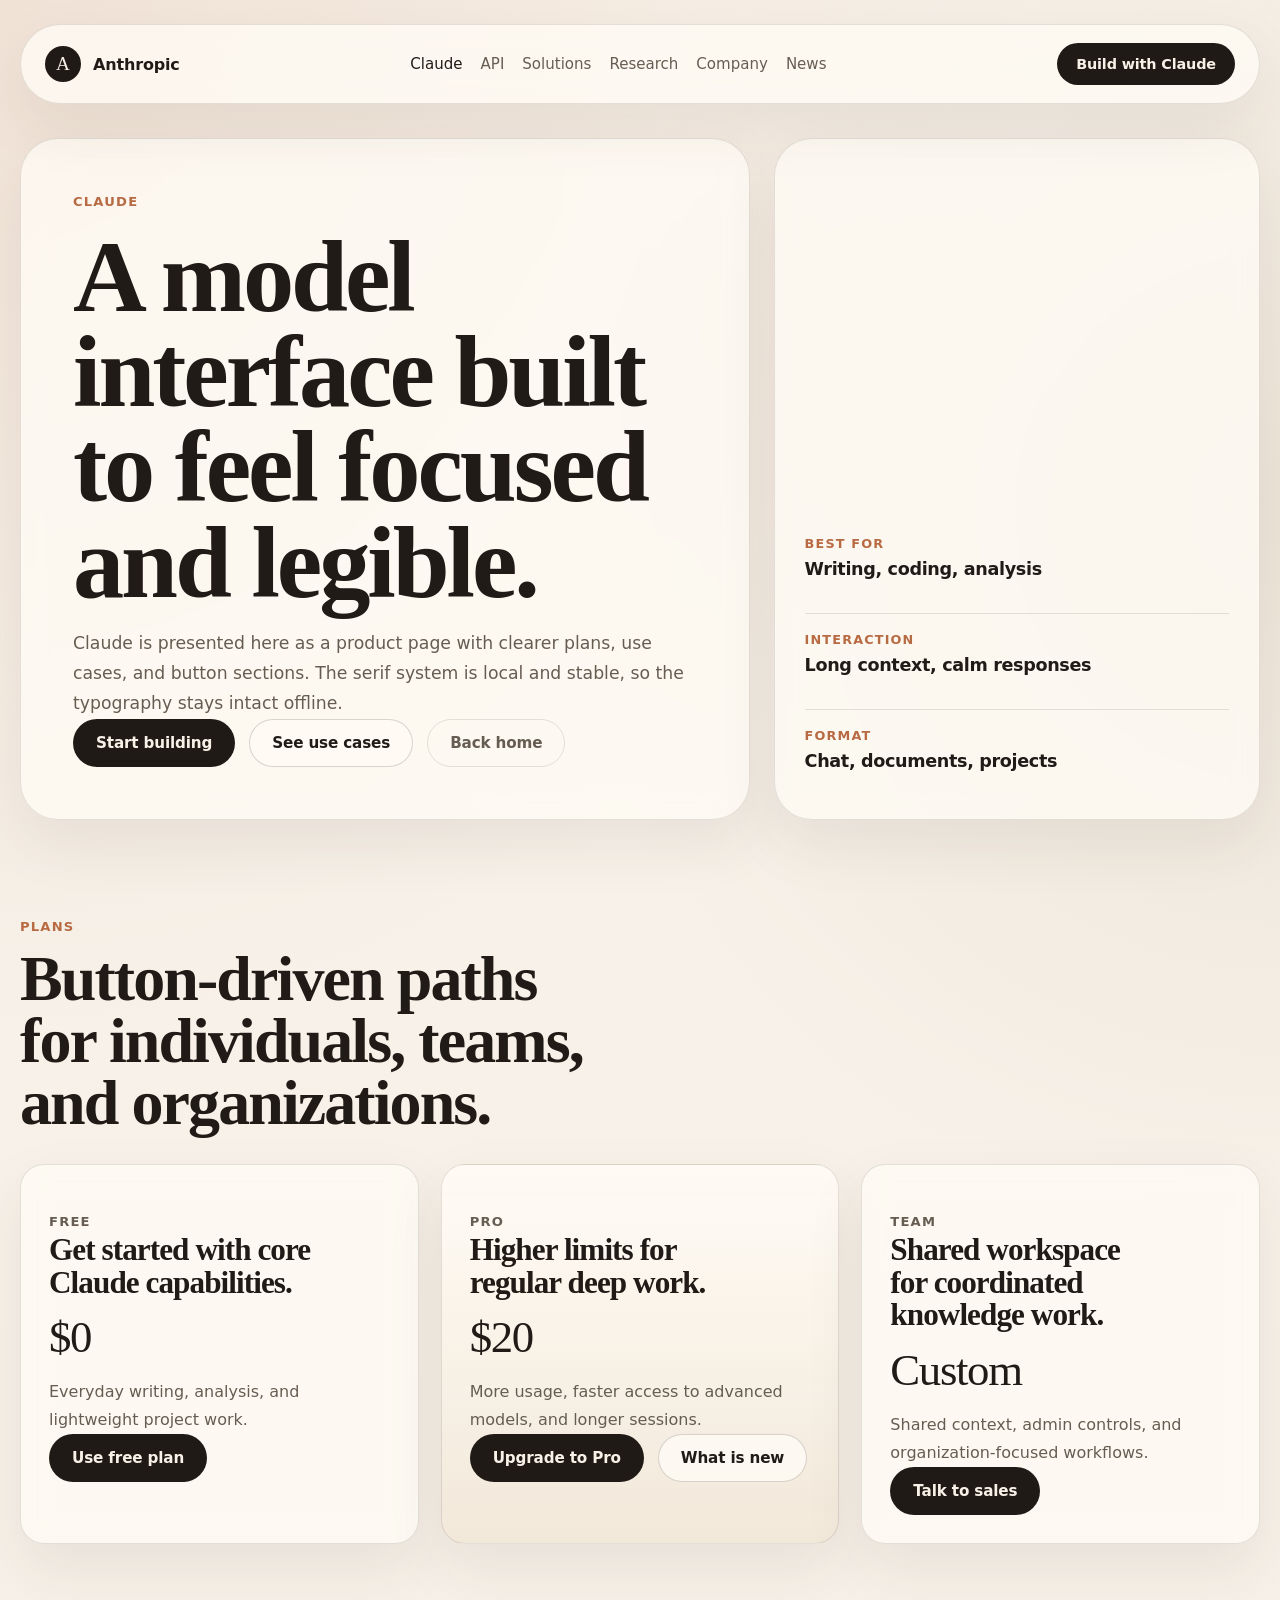
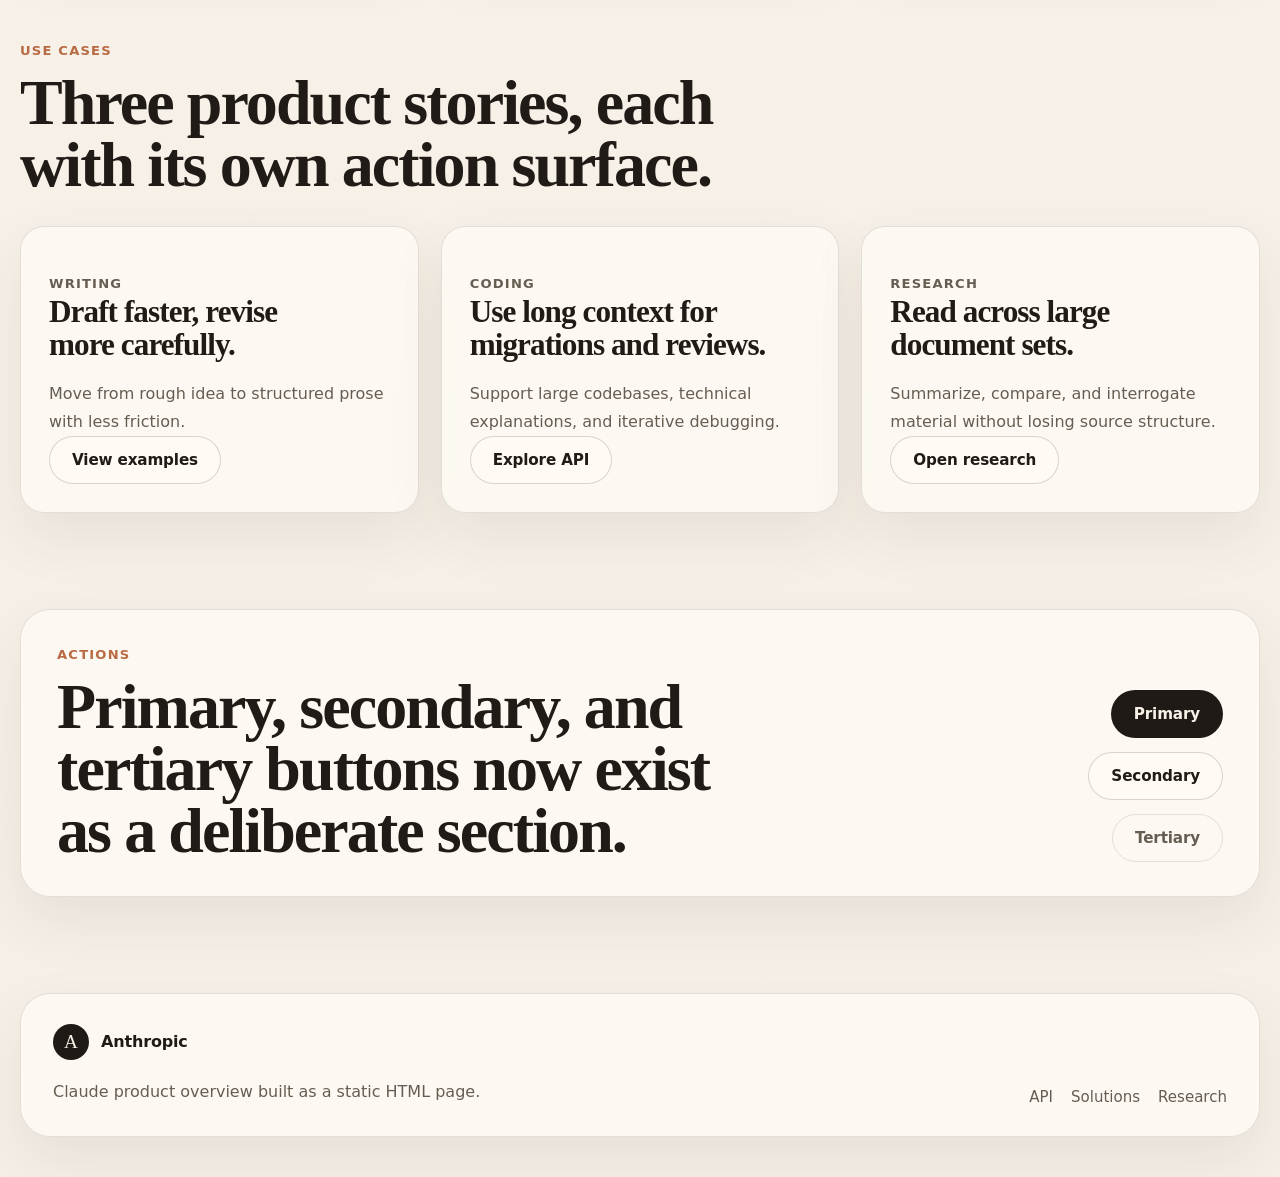
<file: anthropic/gpt5.4/claude.html>
<!DOCTYPE html>
<html lang="en">
  <head>
    <meta charset="UTF-8" />
    <meta name="viewport" content="width=device-width, initial-scale=1.0" />
    <title>Claude | Anthropic</title>
    <meta
      name="description"
      content="Anthropic-inspired Claude product page with model overview, plans, capabilities, and product entry points."
    />
    <link rel="stylesheet" href="./styles.css" />
  </head>
  <body>
    <div class="site-shell">
      <header class="masthead">
        <a class="brand" href="./index.html">
          <span class="brand-mark">A</span>
          <span class="brand-name">Anthropic</span>
        </a>
        <nav class="nav" aria-label="Primary">
          <a class="active" href="./claude.html">Claude</a>
          <a href="./api.html">API</a>
          <a href="./solutions.html">Solutions</a>
          <a href="./research.html">Research</a>
          <a href="./company.html">Company</a>
          <a href="./news.html">News</a>
        </nav>
        <a class="button button-dark button-small" href="./api.html">Build with Claude</a>
      </header>

      <main>
        <section class="page-hero">
          <article class="page-hero-copy">
            <p class="eyebrow page-kicker">Claude</p>
            <h1>A model interface built to feel focused and legible.</h1>
            <p class="page-intro">
              Claude is presented here as a product page with clearer plans,
              use cases, and button sections. The serif system is local and
              stable, so the typography stays intact offline.
            </p>
            <div class="button-row">
              <a class="button button-dark" href="./api.html">Start building</a>
              <a class="button button-light" href="./solutions.html">See use cases</a>
              <a class="button button-ghost" href="./index.html">Back home</a>
            </div>
          </article>
          <aside class="page-hero-panel">
            <div class="meta-list">
              <div class="meta-item">
                <span>Best for</span>
                <strong>Writing, coding, analysis</strong>
              </div>
              <div class="meta-item">
                <span>Interaction</span>
                <strong>Long context, calm responses</strong>
              </div>
              <div class="meta-item">
                <span>Format</span>
                <strong>Chat, documents, projects</strong>
              </div>
            </div>
          </aside>
        </section>

        <section class="section-block">
          <div class="section-heading">
            <p class="eyebrow">Plans</p>
            <h2>Button-driven paths for individuals, teams, and organizations.</h2>
          </div>
          <div class="plan-grid">
            <article class="plan-card">
              <p class="eyebrow">Free</p>
              <h3>Get started with core Claude capabilities.</h3>
              <span class="price">$0</span>
              <p>Everyday writing, analysis, and lightweight project work.</p>
              <div class="button-row">
                <a class="button button-dark" href="./index.html">Use free plan</a>
              </div>
            </article>
            <article class="plan-card featured">
              <p class="eyebrow">Pro</p>
              <h3>Higher limits for regular deep work.</h3>
              <span class="price">$20</span>
              <p>More usage, faster access to advanced models, and longer sessions.</p>
              <div class="button-row">
                <a class="button button-dark" href="./api.html">Upgrade to Pro</a>
                <a class="button button-light" href="./news.html">What is new</a>
              </div>
            </article>
            <article class="plan-card">
              <p class="eyebrow">Team</p>
              <h3>Shared workspace for coordinated knowledge work.</h3>
              <span class="price">Custom</span>
              <p>Shared context, admin controls, and organization-focused workflows.</p>
              <div class="button-row">
                <a class="button button-dark" href="./company.html">Talk to sales</a>
              </div>
            </article>
          </div>
        </section>

        <section class="section-block">
          <div class="section-heading wide">
            <p class="eyebrow">Use cases</p>
            <h2>Three product stories, each with its own action surface.</h2>
          </div>
          <div class="card-grid three-up">
            <article class="content-card">
              <p class="eyebrow">Writing</p>
              <h3>Draft faster, revise more carefully.</h3>
              <p>Move from rough idea to structured prose with less friction.</p>
              <div class="button-row">
                <a class="button button-light" href="./index.html">View examples</a>
              </div>
            </article>
            <article class="content-card">
              <p class="eyebrow">Coding</p>
              <h3>Use long context for migrations and reviews.</h3>
              <p>Support large codebases, technical explanations, and iterative debugging.</p>
              <div class="button-row">
                <a class="button button-light" href="./api.html">Explore API</a>
              </div>
            </article>
            <article class="content-card">
              <p class="eyebrow">Research</p>
              <h3>Read across large document sets.</h3>
              <p>Summarize, compare, and interrogate material without losing source structure.</p>
              <div class="button-row">
                <a class="button button-light" href="./research.html">Open research</a>
              </div>
            </article>
          </div>
        </section>

        <section class="cta-panel">
          <div>
            <p class="eyebrow">Actions</p>
            <h2>Primary, secondary, and tertiary buttons now exist as a deliberate section.</h2>
          </div>
          <div class="button-row compact">
            <a class="button button-dark" href="./api.html">Primary</a>
            <a class="button button-light" href="./solutions.html">Secondary</a>
            <a class="button button-ghost" href="./company.html">Tertiary</a>
          </div>
        </section>
      </main>

      <footer class="site-footer">
        <div class="footer-copy">
          <a class="brand" href="./index.html">
            <span class="brand-mark">A</span>
            <span class="brand-name">Anthropic</span>
          </a>
          <p>Claude product overview built as a static HTML page.</p>
        </div>
        <nav class="footer-links" aria-label="Footer">
          <a href="./api.html">API</a>
          <a href="./solutions.html">Solutions</a>
          <a href="./research.html">Research</a>
        </nav>
      </footer>
    </div>
  </body>
</html>
</file>
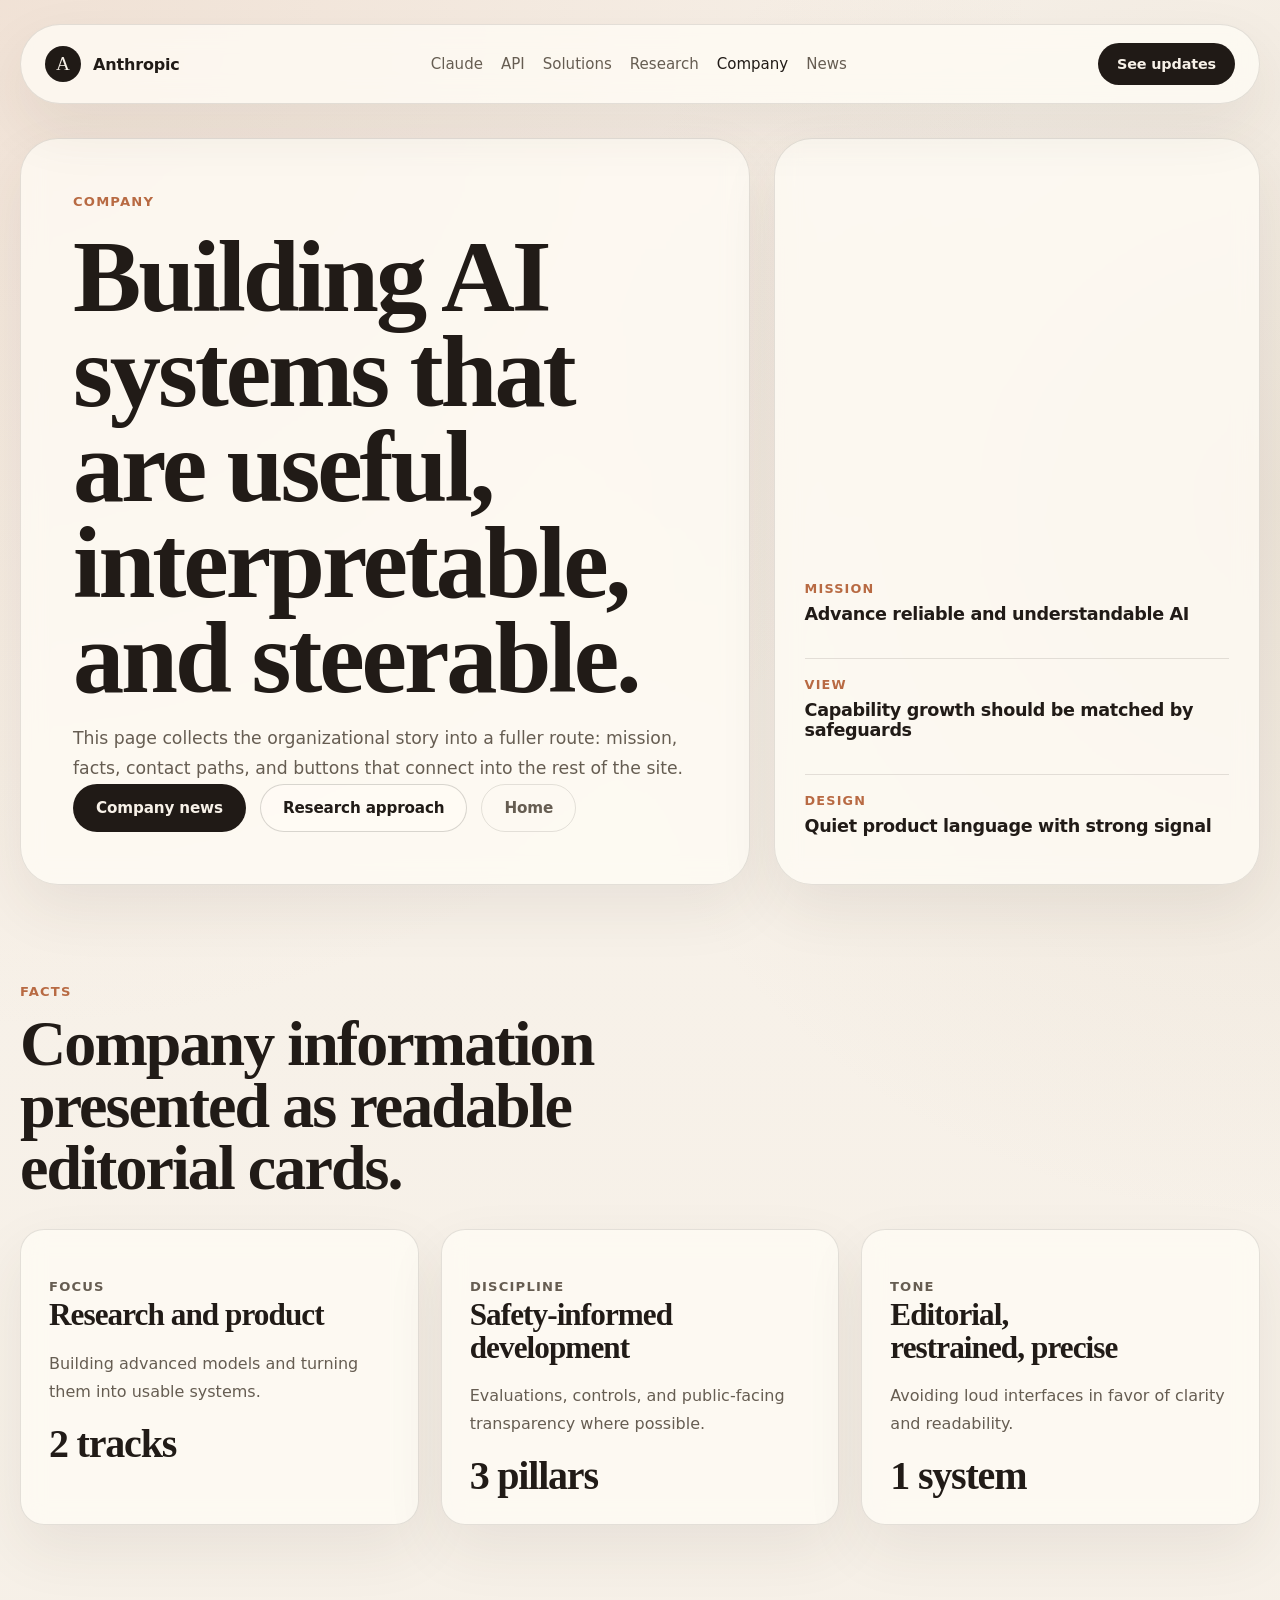
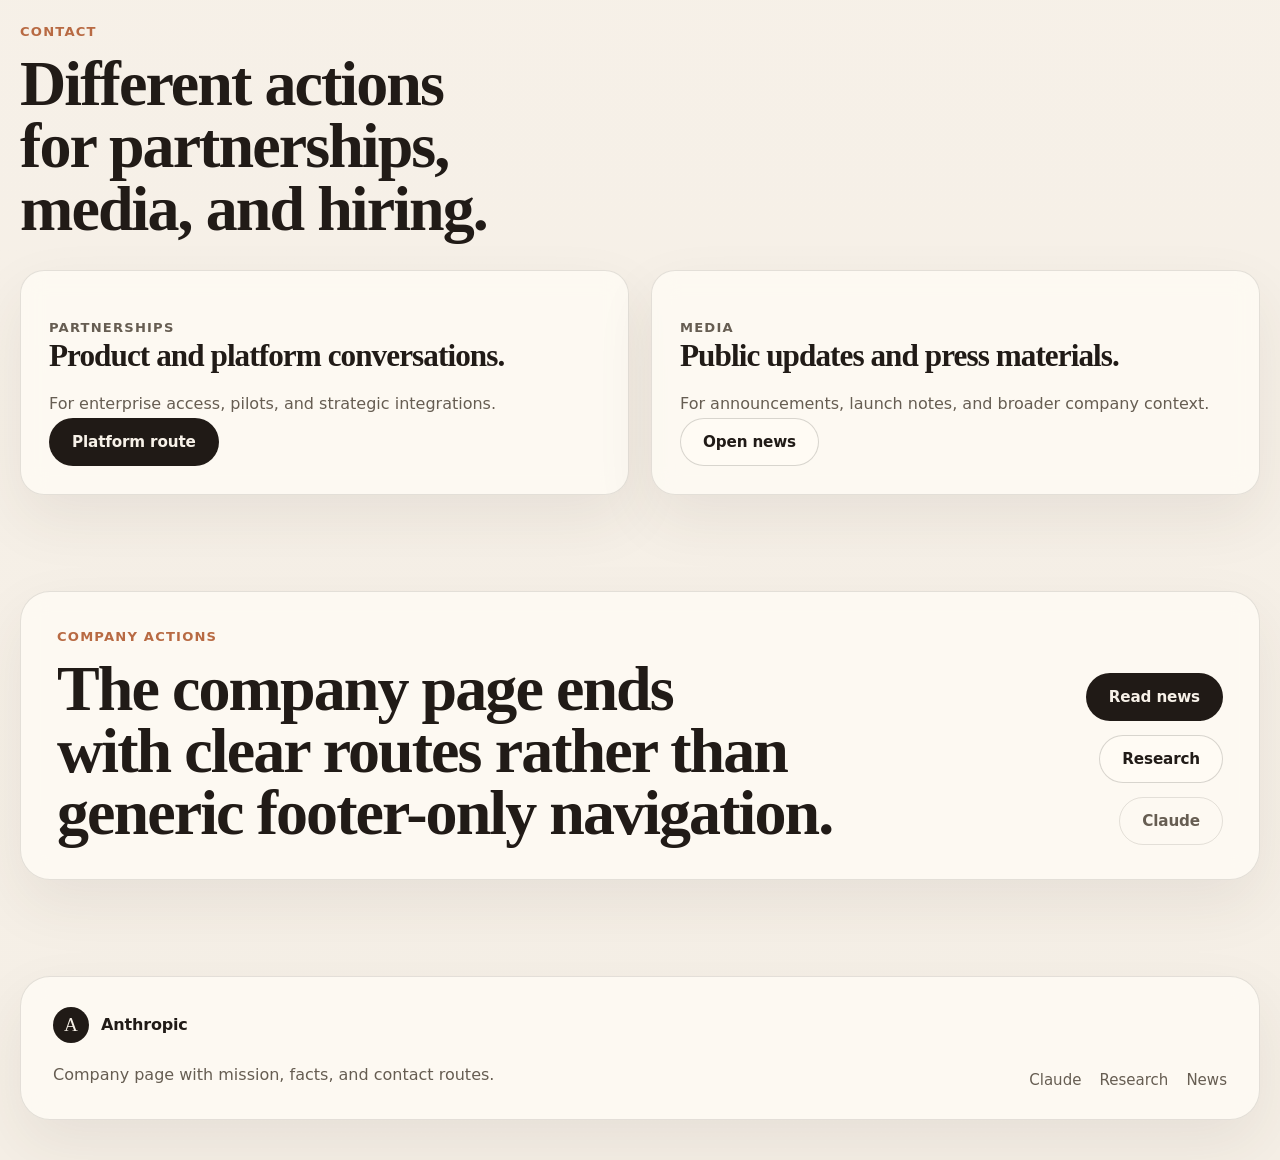
<file: anthropic/gpt5.4/company.html>
<!DOCTYPE html>
<html lang="en">
  <head>
    <meta charset="UTF-8" />
    <meta name="viewport" content="width=device-width, initial-scale=1.0" />
    <title>Company | Anthropic</title>
    <meta
      name="description"
      content="Anthropic-inspired company page with mission, values, hiring, and operating principles."
    />
    <link rel="stylesheet" href="./styles.css" />
  </head>
  <body>
    <div class="site-shell">
      <header class="masthead">
        <a class="brand" href="./index.html">
          <span class="brand-mark">A</span>
          <span class="brand-name">Anthropic</span>
        </a>
        <nav class="nav" aria-label="Primary">
          <a href="./claude.html">Claude</a>
          <a href="./api.html">API</a>
          <a href="./solutions.html">Solutions</a>
          <a href="./research.html">Research</a>
          <a class="active" href="./company.html">Company</a>
          <a href="./news.html">News</a>
        </nav>
        <a class="button button-dark button-small" href="./news.html">See updates</a>
      </header>

      <main>
        <section class="page-hero">
          <article class="page-hero-copy">
            <p class="eyebrow page-kicker">Company</p>
            <h1>Building AI systems that are useful, interpretable, and steerable.</h1>
            <p class="page-intro">
              This page collects the organizational story into a fuller route:
              mission, facts, contact paths, and buttons that connect into the
              rest of the site.
            </p>
            <div class="button-row">
              <a class="button button-dark" href="./news.html">Company news</a>
              <a class="button button-light" href="./research.html">Research approach</a>
              <a class="button button-ghost" href="./index.html">Home</a>
            </div>
          </article>
          <aside class="page-hero-panel">
            <div class="meta-list">
              <div class="meta-item">
                <span>Mission</span>
                <strong>Advance reliable and understandable AI</strong>
              </div>
              <div class="meta-item">
                <span>View</span>
                <strong>Capability growth should be matched by safeguards</strong>
              </div>
              <div class="meta-item">
                <span>Design</span>
                <strong>Quiet product language with strong signal</strong>
              </div>
            </div>
          </aside>
        </section>

        <section class="section-block">
          <div class="section-heading">
            <p class="eyebrow">Facts</p>
            <h2>Company information presented as readable editorial cards.</h2>
          </div>
          <div class="fact-grid">
            <article class="fact-card">
              <p class="eyebrow">Focus</p>
              <h3>Research and product</h3>
              <p>Building advanced models and turning them into usable systems.</p>
              <strong>2 tracks</strong>
            </article>
            <article class="fact-card">
              <p class="eyebrow">Discipline</p>
              <h3>Safety-informed development</h3>
              <p>Evaluations, controls, and public-facing transparency where possible.</p>
              <strong>3 pillars</strong>
            </article>
            <article class="fact-card">
              <p class="eyebrow">Tone</p>
              <h3>Editorial, restrained, precise</h3>
              <p>Avoiding loud interfaces in favor of clarity and readability.</p>
              <strong>1 system</strong>
            </article>
          </div>
        </section>

        <section class="section-block">
          <div class="section-heading">
            <p class="eyebrow">Contact</p>
            <h2>Different actions for partnerships, media, and hiring.</h2>
          </div>
          <div class="contact-grid">
            <article class="contact-card">
              <p class="eyebrow">Partnerships</p>
              <h3>Product and platform conversations.</h3>
              <p>For enterprise access, pilots, and strategic integrations.</p>
              <div class="button-row">
                <a class="button button-dark" href="./api.html">Platform route</a>
              </div>
            </article>
            <article class="contact-card">
              <p class="eyebrow">Media</p>
              <h3>Public updates and press materials.</h3>
              <p>For announcements, launch notes, and broader company context.</p>
              <div class="button-row">
                <a class="button button-light" href="./news.html">Open news</a>
              </div>
            </article>
          </div>
        </section>

        <section class="cta-panel">
          <div>
            <p class="eyebrow">Company actions</p>
            <h2>The company page ends with clear routes rather than generic footer-only navigation.</h2>
          </div>
          <div class="button-row compact">
            <a class="button button-dark" href="./news.html">Read news</a>
            <a class="button button-light" href="./research.html">Research</a>
            <a class="button button-ghost" href="./claude.html">Claude</a>
          </div>
        </section>
      </main>

      <footer class="site-footer">
        <div class="footer-copy">
          <a class="brand" href="./index.html">
            <span class="brand-mark">A</span>
            <span class="brand-name">Anthropic</span>
          </a>
          <p>Company page with mission, facts, and contact routes.</p>
        </div>
        <nav class="footer-links" aria-label="Footer">
          <a href="./claude.html">Claude</a>
          <a href="./research.html">Research</a>
          <a href="./news.html">News</a>
        </nav>
      </footer>
    </div>
  </body>
</html>
</file>
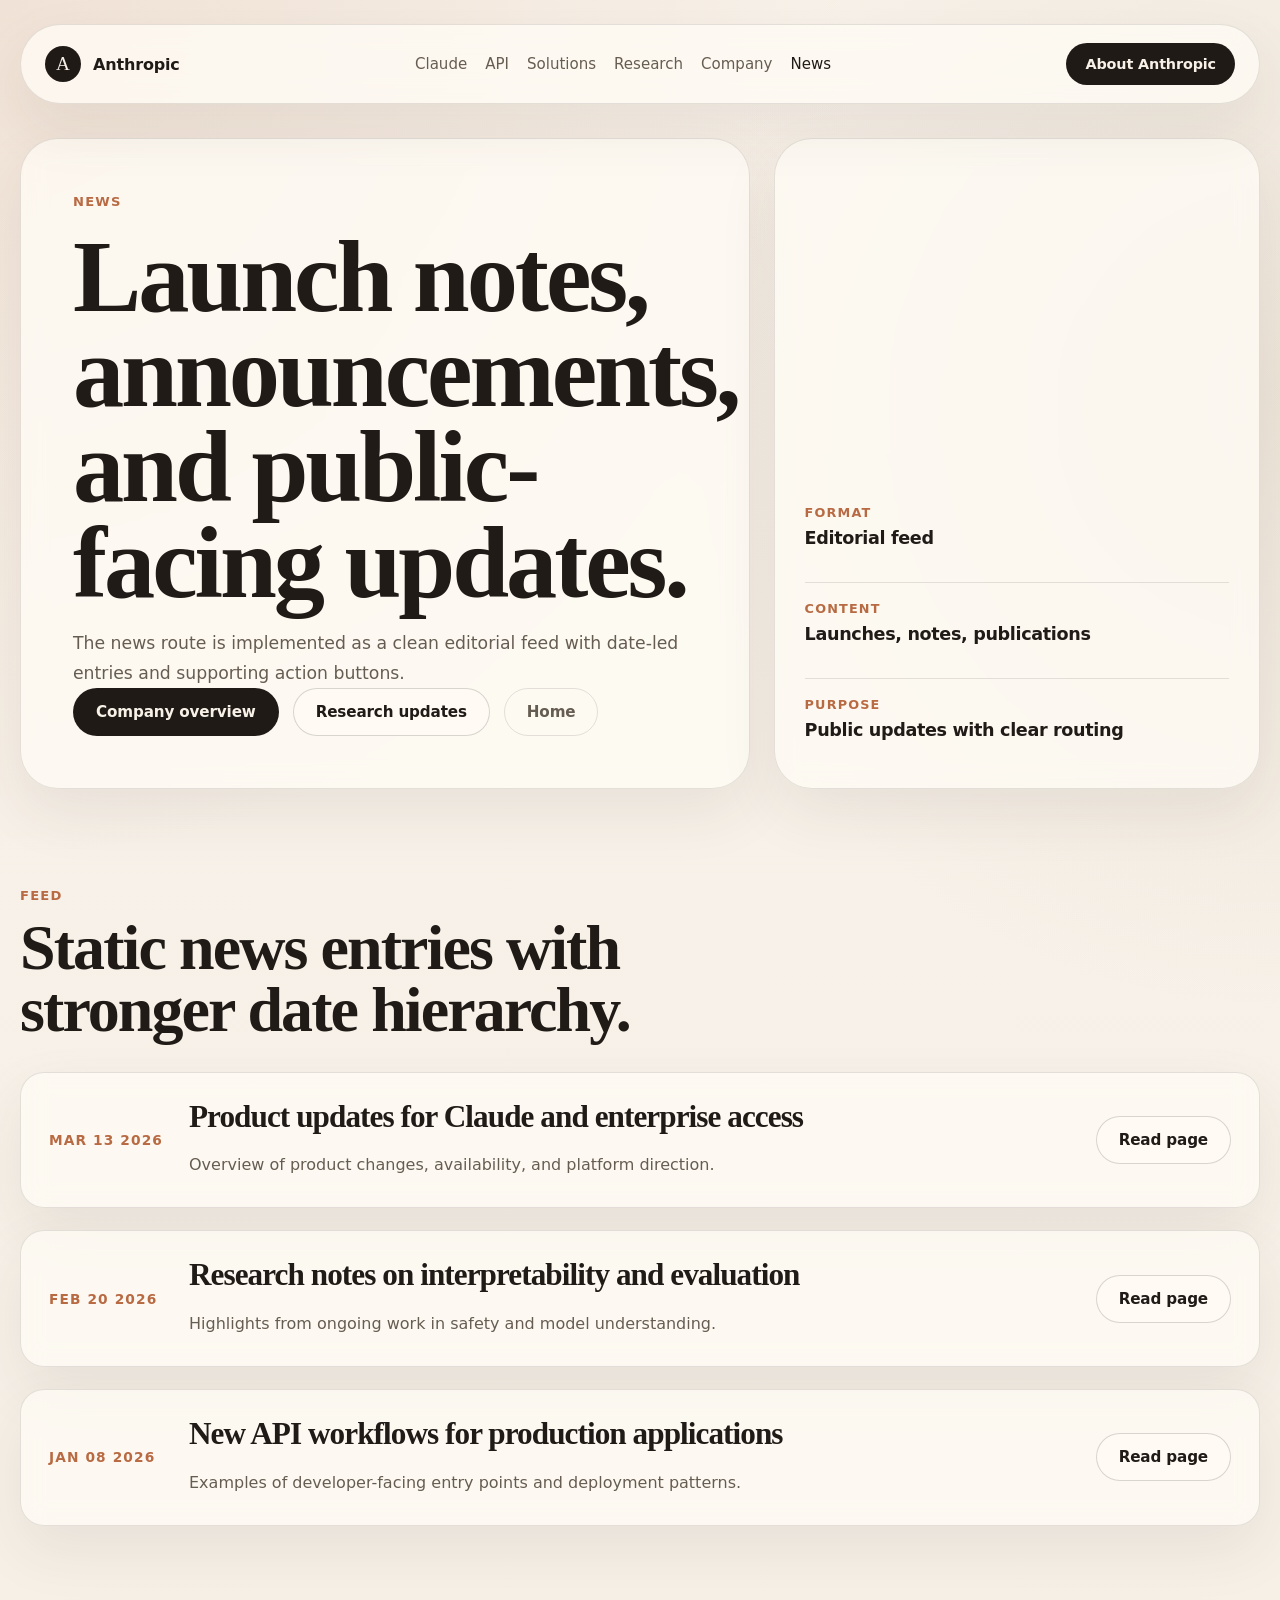
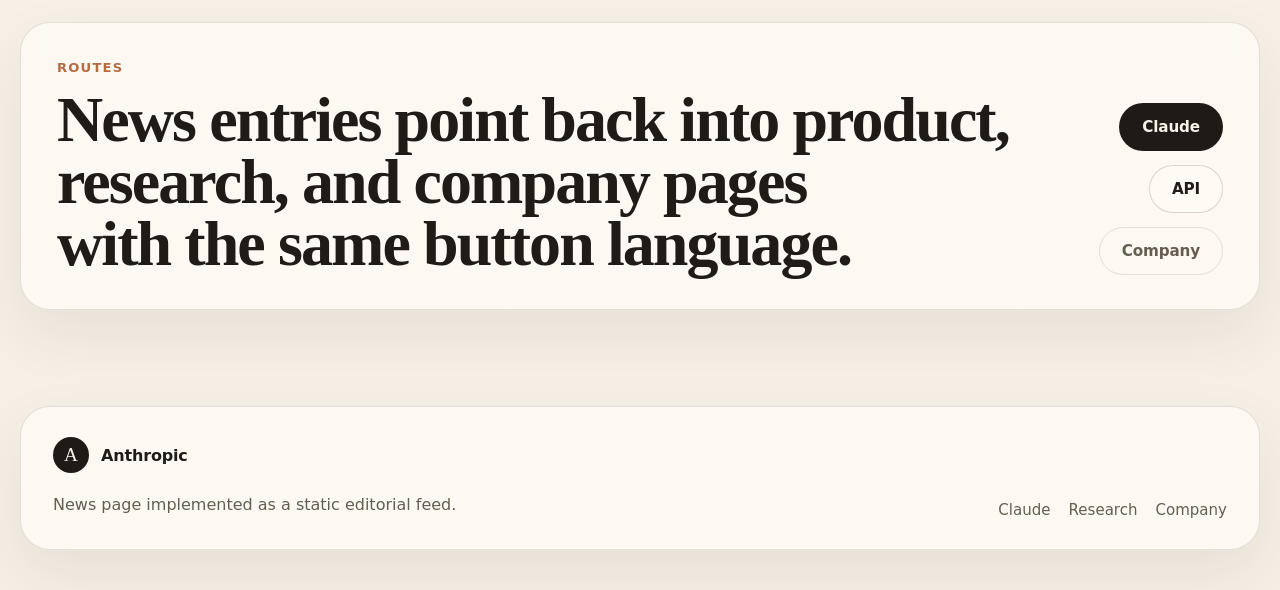
<file: anthropic/gpt5.4/news.html>
<!DOCTYPE html>
<html lang="en">
  <head>
    <meta charset="UTF-8" />
    <meta name="viewport" content="width=device-width, initial-scale=1.0" />
    <title>News | Anthropic</title>
    <meta
      name="description"
      content="Anthropic-inspired news page with announcements, launches, product updates, and research coverage."
    />
    <link rel="stylesheet" href="./styles.css" />
  </head>
  <body>
    <div class="site-shell">
      <header class="masthead">
        <a class="brand" href="./index.html">
          <span class="brand-mark">A</span>
          <span class="brand-name">Anthropic</span>
        </a>
        <nav class="nav" aria-label="Primary">
          <a href="./claude.html">Claude</a>
          <a href="./api.html">API</a>
          <a href="./solutions.html">Solutions</a>
          <a href="./research.html">Research</a>
          <a href="./company.html">Company</a>
          <a class="active" href="./news.html">News</a>
        </nav>
        <a class="button button-dark button-small" href="./company.html">About Anthropic</a>
      </header>

      <main>
        <section class="page-hero">
          <article class="page-hero-copy">
            <p class="eyebrow page-kicker">News</p>
            <h1>Launch notes, announcements, and public-facing updates.</h1>
            <p class="page-intro">
              The news route is implemented as a clean editorial feed with
              date-led entries and supporting action buttons.
            </p>
            <div class="button-row">
              <a class="button button-dark" href="./company.html">Company overview</a>
              <a class="button button-light" href="./research.html">Research updates</a>
              <a class="button button-ghost" href="./index.html">Home</a>
            </div>
          </article>
          <aside class="page-hero-panel">
            <div class="meta-list">
              <div class="meta-item">
                <span>Format</span>
                <strong>Editorial feed</strong>
              </div>
              <div class="meta-item">
                <span>Content</span>
                <strong>Launches, notes, publications</strong>
              </div>
              <div class="meta-item">
                <span>Purpose</span>
                <strong>Public updates with clear routing</strong>
              </div>
            </div>
          </aside>
        </section>

        <section class="section-block">
          <div class="section-heading">
            <p class="eyebrow">Feed</p>
            <h2>Static news entries with stronger date hierarchy.</h2>
          </div>
          <div class="press-list">
            <article class="press-item">
              <time datetime="2026-03-13">Mar 13 2026</time>
              <div>
                <h3>Product updates for Claude and enterprise access</h3>
                <p>Overview of product changes, availability, and platform direction.</p>
              </div>
              <a class="button button-light" href="./claude.html">Read page</a>
            </article>
            <article class="press-item">
              <time datetime="2026-02-20">Feb 20 2026</time>
              <div>
                <h3>Research notes on interpretability and evaluation</h3>
                <p>Highlights from ongoing work in safety and model understanding.</p>
              </div>
              <a class="button button-light" href="./research.html">Read page</a>
            </article>
            <article class="press-item">
              <time datetime="2026-01-08">Jan 08 2026</time>
              <div>
                <h3>New API workflows for production applications</h3>
                <p>Examples of developer-facing entry points and deployment patterns.</p>
              </div>
              <a class="button button-light" href="./api.html">Read page</a>
            </article>
          </div>
        </section>

        <section class="cta-panel">
          <div>
            <p class="eyebrow">Routes</p>
            <h2>News entries point back into product, research, and company pages with the same button language.</h2>
          </div>
          <div class="button-row compact">
            <a class="button button-dark" href="./claude.html">Claude</a>
            <a class="button button-light" href="./api.html">API</a>
            <a class="button button-ghost" href="./company.html">Company</a>
          </div>
        </section>
      </main>

      <footer class="site-footer">
        <div class="footer-copy">
          <a class="brand" href="./index.html">
            <span class="brand-mark">A</span>
            <span class="brand-name">Anthropic</span>
          </a>
          <p>News page implemented as a static editorial feed.</p>
        </div>
        <nav class="footer-links" aria-label="Footer">
          <a href="./claude.html">Claude</a>
          <a href="./research.html">Research</a>
          <a href="./company.html">Company</a>
        </nav>
      </footer>
    </div>
  </body>
</html>
</file>
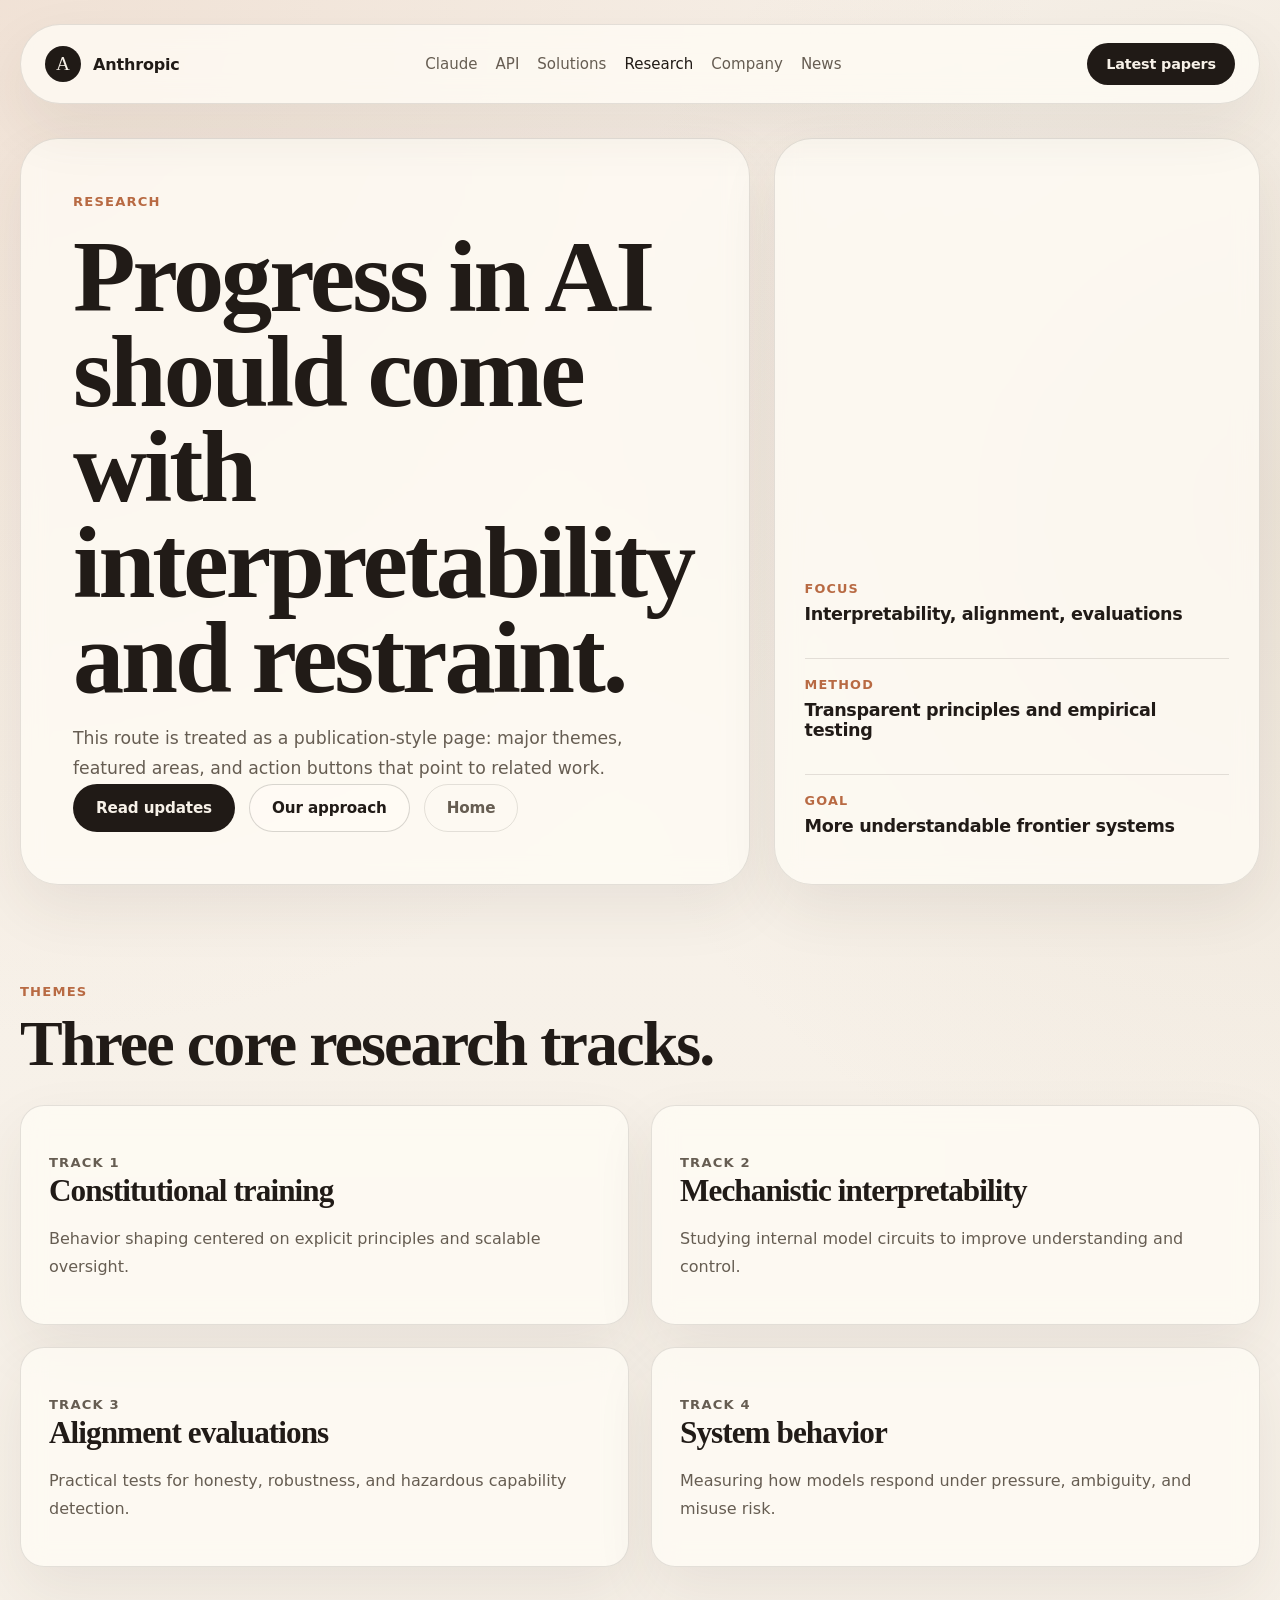
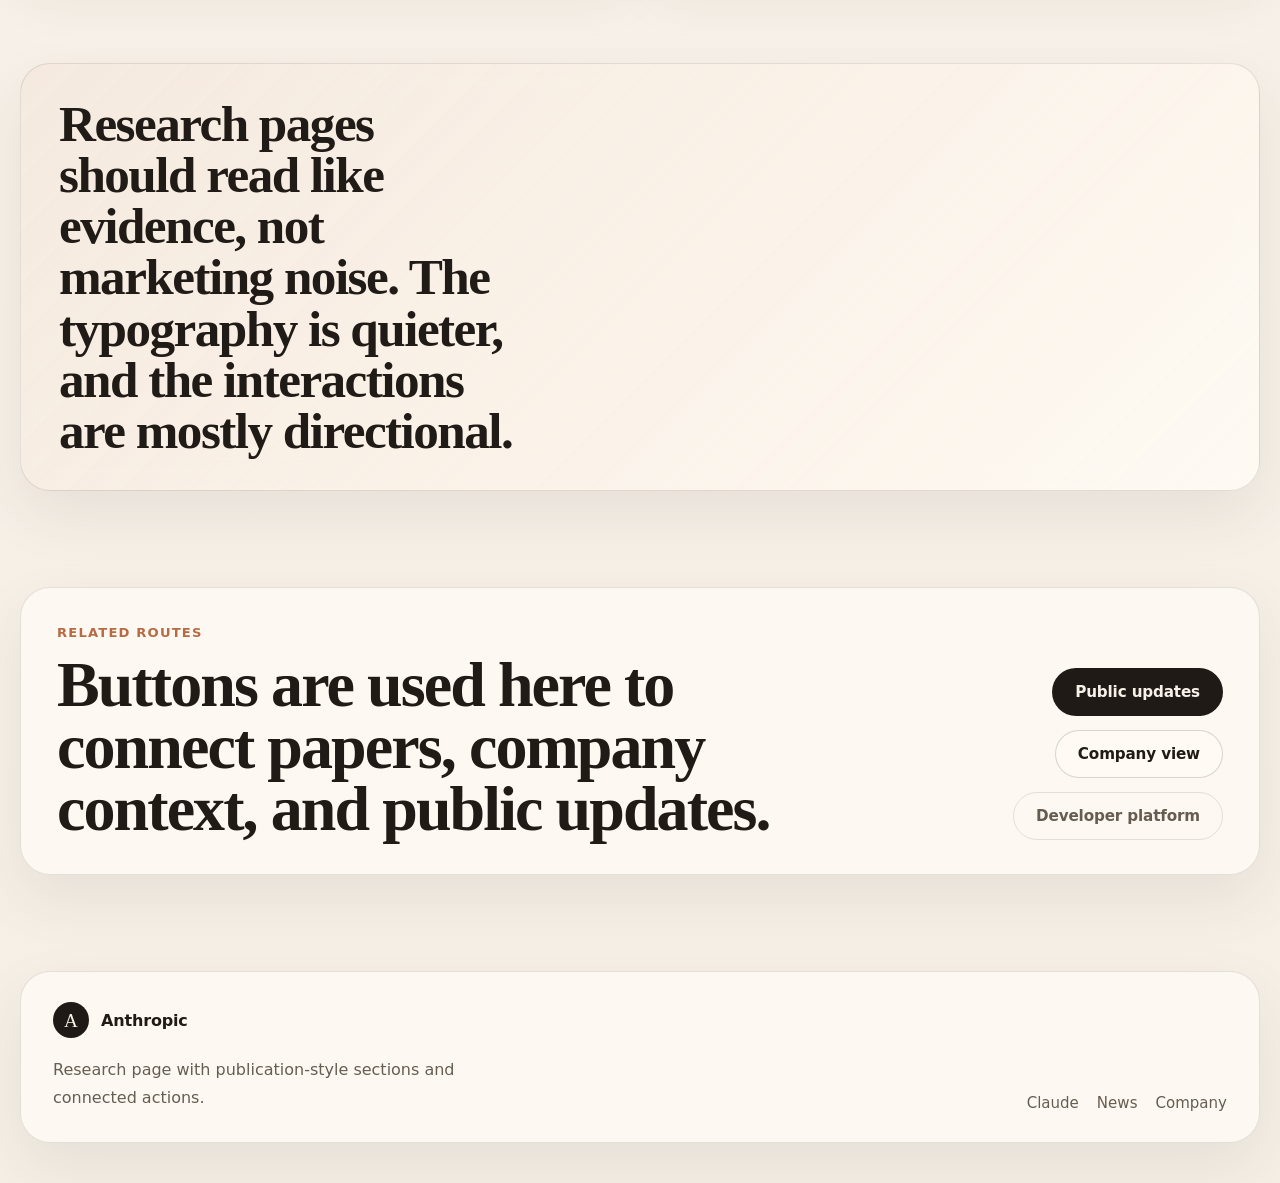
<file: anthropic/gpt5.4/research.html>
<!DOCTYPE html>
<html lang="en">
  <head>
    <meta charset="UTF-8" />
    <meta name="viewport" content="width=device-width, initial-scale=1.0" />
    <title>Research | Anthropic</title>
    <meta
      name="description"
      content="Anthropic-inspired research page covering alignment, interpretability, evaluations, and featured publications."
    />
    <link rel="stylesheet" href="./styles.css" />
  </head>
  <body>
    <div class="site-shell">
      <header class="masthead">
        <a class="brand" href="./index.html">
          <span class="brand-mark">A</span>
          <span class="brand-name">Anthropic</span>
        </a>
        <nav class="nav" aria-label="Primary">
          <a href="./claude.html">Claude</a>
          <a href="./api.html">API</a>
          <a href="./solutions.html">Solutions</a>
          <a class="active" href="./research.html">Research</a>
          <a href="./company.html">Company</a>
          <a href="./news.html">News</a>
        </nav>
        <a class="button button-dark button-small" href="./news.html">Latest papers</a>
      </header>

      <main>
        <section class="page-hero">
          <article class="page-hero-copy">
            <p class="eyebrow page-kicker">Research</p>
            <h1>Progress in AI should come with interpretability and restraint.</h1>
            <p class="page-intro">
              This route is treated as a publication-style page: major themes,
              featured areas, and action buttons that point to related work.
            </p>
            <div class="button-row">
              <a class="button button-dark" href="./news.html">Read updates</a>
              <a class="button button-light" href="./company.html">Our approach</a>
              <a class="button button-ghost" href="./index.html">Home</a>
            </div>
          </article>
          <aside class="page-hero-panel">
            <div class="meta-list">
              <div class="meta-item">
                <span>Focus</span>
                <strong>Interpretability, alignment, evaluations</strong>
              </div>
              <div class="meta-item">
                <span>Method</span>
                <strong>Transparent principles and empirical testing</strong>
              </div>
              <div class="meta-item">
                <span>Goal</span>
                <strong>More understandable frontier systems</strong>
              </div>
            </div>
          </aside>
        </section>

        <section class="section-block">
          <div class="section-heading">
            <p class="eyebrow">Themes</p>
            <h2>Three core research tracks.</h2>
          </div>
          <div class="timeline">
            <article class="timeline-item">
              <p class="eyebrow">Track 1</p>
              <h3>Constitutional training</h3>
              <p>Behavior shaping centered on explicit principles and scalable oversight.</p>
            </article>
            <article class="timeline-item">
              <p class="eyebrow">Track 2</p>
              <h3>Mechanistic interpretability</h3>
              <p>Studying internal model circuits to improve understanding and control.</p>
            </article>
            <article class="timeline-item">
              <p class="eyebrow">Track 3</p>
              <h3>Alignment evaluations</h3>
              <p>Practical tests for honesty, robustness, and hazardous capability detection.</p>
            </article>
            <article class="timeline-item">
              <p class="eyebrow">Track 4</p>
              <h3>System behavior</h3>
              <p>Measuring how models respond under pressure, ambiguity, and misuse risk.</p>
            </article>
          </div>
        </section>

        <section class="statement-card">
          <p>
            Research pages should read like evidence, not marketing noise. The
            typography is quieter, and the interactions are mostly directional.
          </p>
        </section>

        <section class="cta-panel">
          <div>
            <p class="eyebrow">Related routes</p>
            <h2>Buttons are used here to connect papers, company context, and public updates.</h2>
          </div>
          <div class="button-row compact">
            <a class="button button-dark" href="./news.html">Public updates</a>
            <a class="button button-light" href="./company.html">Company view</a>
            <a class="button button-ghost" href="./api.html">Developer platform</a>
          </div>
        </section>
      </main>

      <footer class="site-footer">
        <div class="footer-copy">
          <a class="brand" href="./index.html">
            <span class="brand-mark">A</span>
            <span class="brand-name">Anthropic</span>
          </a>
          <p>Research page with publication-style sections and connected actions.</p>
        </div>
        <nav class="footer-links" aria-label="Footer">
          <a href="./claude.html">Claude</a>
          <a href="./news.html">News</a>
          <a href="./company.html">Company</a>
        </nav>
      </footer>
    </div>
  </body>
</html>
</file>
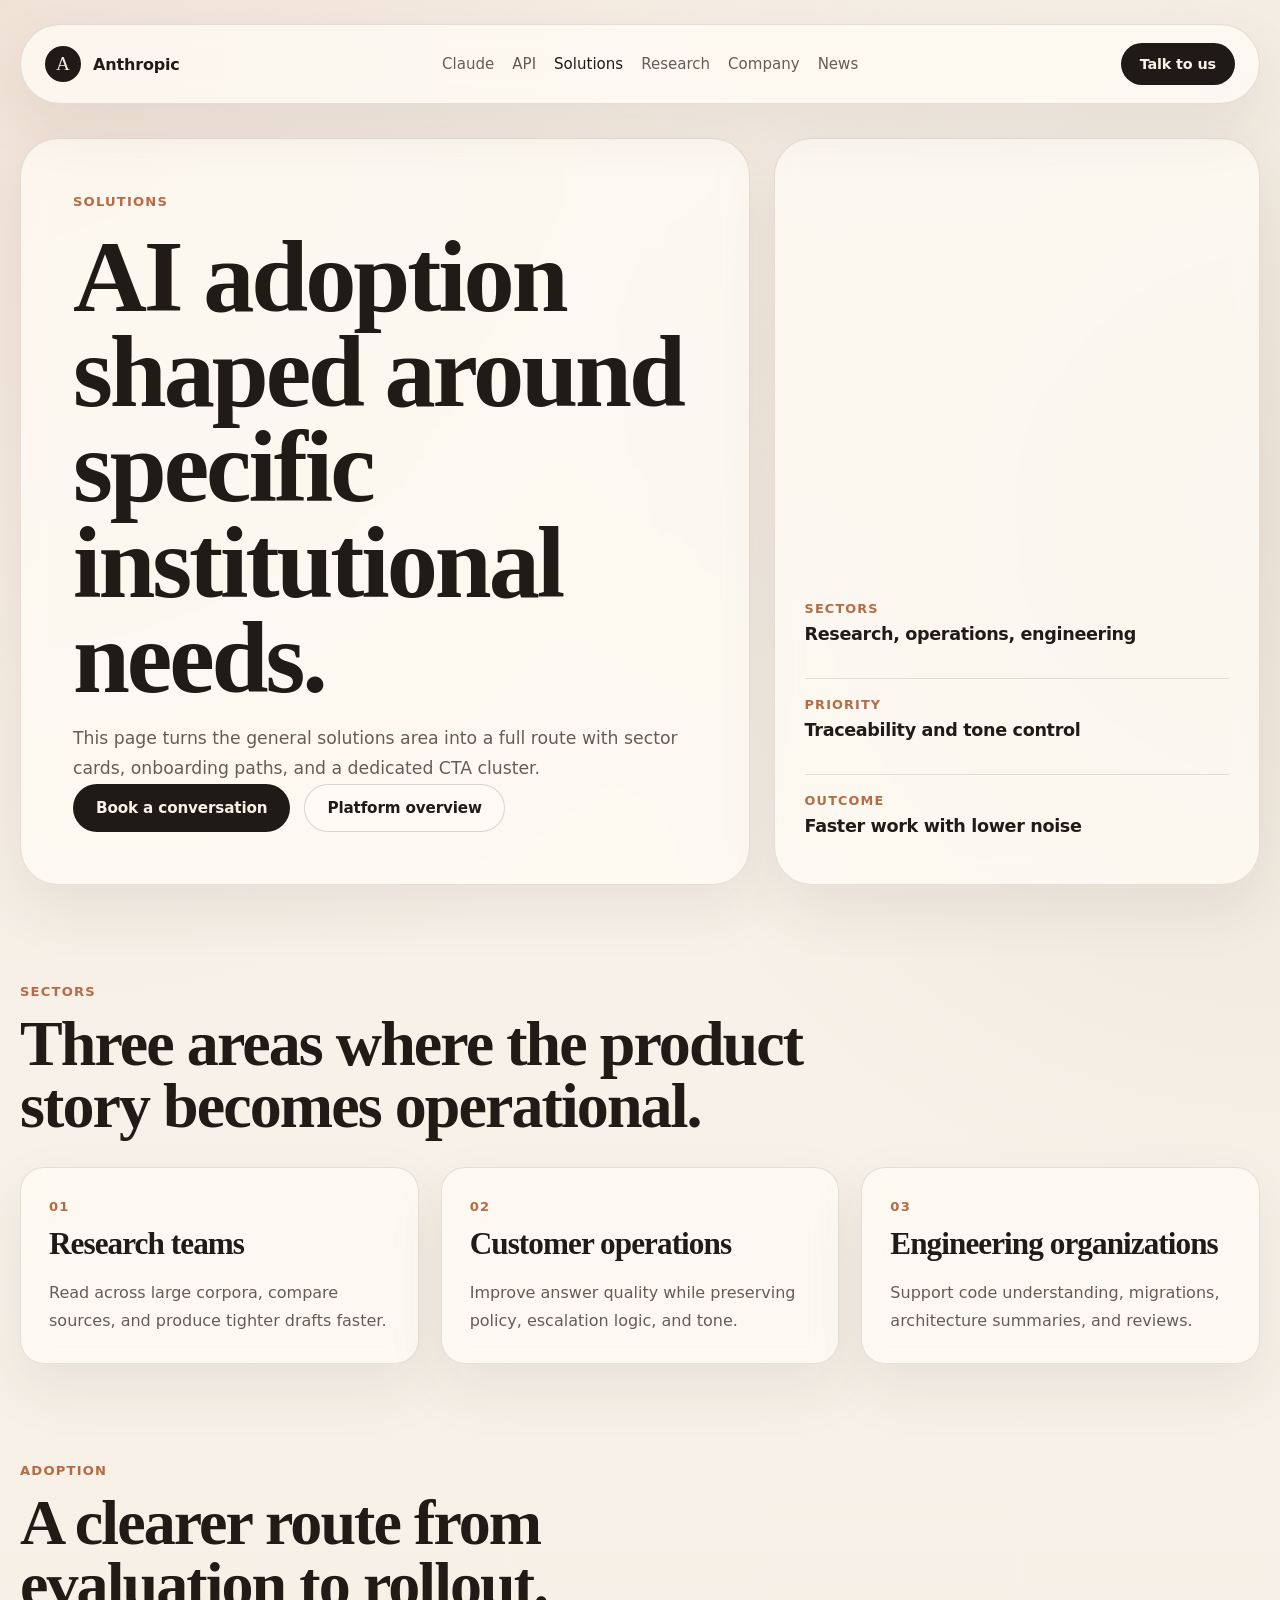
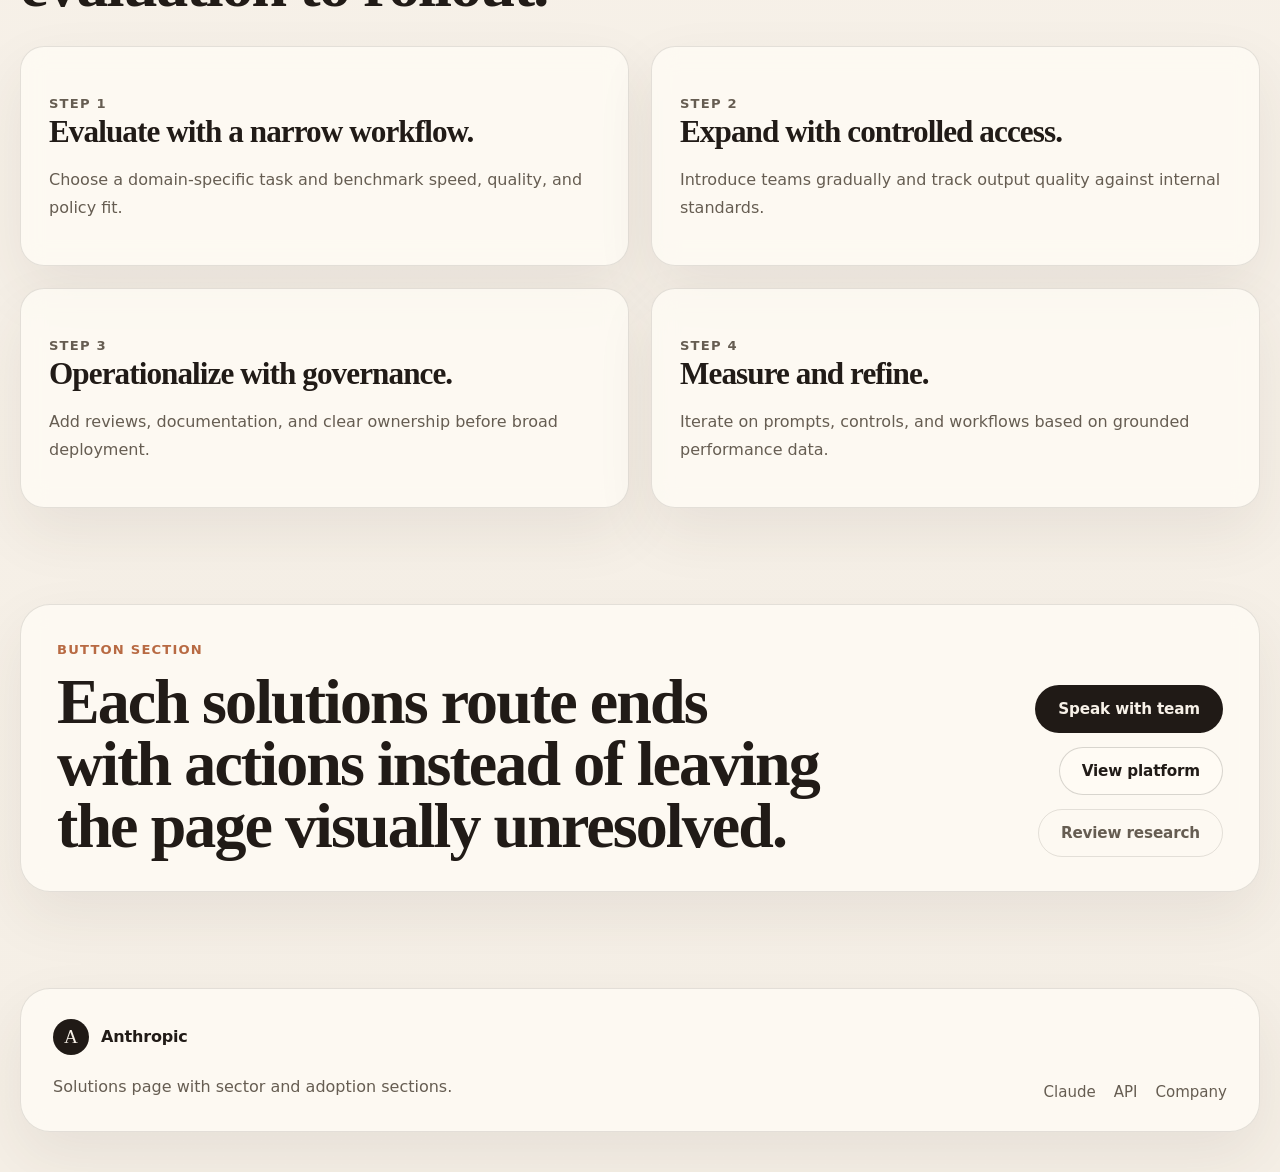
<file: anthropic/gpt5.4/solutions.html>
<!DOCTYPE html>
<html lang="en">
  <head>
    <meta charset="UTF-8" />
    <meta name="viewport" content="width=device-width, initial-scale=1.0" />
    <title>Solutions | Anthropic</title>
    <meta
      name="description"
      content="Anthropic-inspired solutions page for enterprise teams, institutions, and practical AI adoption use cases."
    />
    <link rel="stylesheet" href="./styles.css" />
  </head>
  <body>
    <div class="site-shell">
      <header class="masthead">
        <a class="brand" href="./index.html">
          <span class="brand-mark">A</span>
          <span class="brand-name">Anthropic</span>
        </a>
        <nav class="nav" aria-label="Primary">
          <a href="./claude.html">Claude</a>
          <a href="./api.html">API</a>
          <a class="active" href="./solutions.html">Solutions</a>
          <a href="./research.html">Research</a>
          <a href="./company.html">Company</a>
          <a href="./news.html">News</a>
        </nav>
        <a class="button button-dark button-small" href="./company.html">Talk to us</a>
      </header>

      <main>
        <section class="page-hero">
          <article class="page-hero-copy">
            <p class="eyebrow page-kicker">Solutions</p>
            <h1>AI adoption shaped around specific institutional needs.</h1>
            <p class="page-intro">
              This page turns the general solutions area into a full route with
              sector cards, onboarding paths, and a dedicated CTA cluster.
            </p>
            <div class="button-row">
              <a class="button button-dark" href="./company.html">Book a conversation</a>
              <a class="button button-light" href="./api.html">Platform overview</a>
            </div>
          </article>
          <aside class="page-hero-panel">
            <div class="meta-list">
              <div class="meta-item">
                <span>Sectors</span>
                <strong>Research, operations, engineering</strong>
              </div>
              <div class="meta-item">
                <span>Priority</span>
                <strong>Traceability and tone control</strong>
              </div>
              <div class="meta-item">
                <span>Outcome</span>
                <strong>Faster work with lower noise</strong>
              </div>
            </div>
          </aside>
        </section>

        <section class="section-block">
          <div class="section-heading wide">
            <p class="eyebrow">Sectors</p>
            <h2>Three areas where the product story becomes operational.</h2>
          </div>
          <div class="card-grid three-up">
            <article class="content-card">
              <span class="index">01</span>
              <h3>Research teams</h3>
              <p>Read across large corpora, compare sources, and produce tighter drafts faster.</p>
            </article>
            <article class="content-card">
              <span class="index">02</span>
              <h3>Customer operations</h3>
              <p>Improve answer quality while preserving policy, escalation logic, and tone.</p>
            </article>
            <article class="content-card">
              <span class="index">03</span>
              <h3>Engineering organizations</h3>
              <p>Support code understanding, migrations, architecture summaries, and reviews.</p>
            </article>
          </div>
        </section>

        <section class="section-block">
          <div class="section-heading">
            <p class="eyebrow">Adoption</p>
            <h2>A clearer route from evaluation to rollout.</h2>
          </div>
          <div class="timeline">
            <article class="timeline-item">
              <p class="eyebrow">Step 1</p>
              <h3>Evaluate with a narrow workflow.</h3>
              <p>Choose a domain-specific task and benchmark speed, quality, and policy fit.</p>
            </article>
            <article class="timeline-item">
              <p class="eyebrow">Step 2</p>
              <h3>Expand with controlled access.</h3>
              <p>Introduce teams gradually and track output quality against internal standards.</p>
            </article>
            <article class="timeline-item">
              <p class="eyebrow">Step 3</p>
              <h3>Operationalize with governance.</h3>
              <p>Add reviews, documentation, and clear ownership before broad deployment.</p>
            </article>
            <article class="timeline-item">
              <p class="eyebrow">Step 4</p>
              <h3>Measure and refine.</h3>
              <p>Iterate on prompts, controls, and workflows based on grounded performance data.</p>
            </article>
          </div>
        </section>

        <section class="cta-panel">
          <div>
            <p class="eyebrow">Button section</p>
            <h2>Each solutions route ends with actions instead of leaving the page visually unresolved.</h2>
          </div>
          <div class="button-row compact">
            <a class="button button-dark" href="./company.html">Speak with team</a>
            <a class="button button-light" href="./api.html">View platform</a>
            <a class="button button-ghost" href="./research.html">Review research</a>
          </div>
        </section>
      </main>

      <footer class="site-footer">
        <div class="footer-copy">
          <a class="brand" href="./index.html">
            <span class="brand-mark">A</span>
            <span class="brand-name">Anthropic</span>
          </a>
          <p>Solutions page with sector and adoption sections.</p>
        </div>
        <nav class="footer-links" aria-label="Footer">
          <a href="./claude.html">Claude</a>
          <a href="./api.html">API</a>
          <a href="./company.html">Company</a>
        </nav>
      </footer>
    </div>
  </body>
</html>
</file>
<file: anthropic/claude4.6opus/styles.css>
/* ================================================
   Anthropic Website Clone — Stylesheet
   Design Philosophy: Warm, minimal, intellectual, 
   safety-first AI company aesthetic
   ================================================ */

/* ---------- CSS Variables / Design Tokens ---------- */
:root {
  /* Core brand colors */
  --color-bg-primary: #FEF7EE;
  --color-bg-secondary: #F5EDE0;
  --color-bg-dark: #191915;
  --color-bg-card: #FFFFFF;
  --color-bg-card-hover: #FFF9F2;

  /* Text colors */
  --color-text-primary: #191915;
  --color-text-secondary: #6B6B5E;
  --color-text-tertiary: #9B9B8E;
  --color-text-on-dark: #FEF7EE;
  --color-text-on-dark-secondary: #B8B8A8;

  /* Accent colors */
  --color-accent-tawny: #D4714E;
  --color-accent-tawny-hover: #C05E3B;
  --color-accent-sand: #C9A96E;
  --color-accent-sage: #7A8B6F;
  --color-accent-clay: #B87D5E;

  /* Borders */
  --color-border: #E5DDD0;
  --color-border-light: #F0E8DA;
  --color-border-dark: #3A3A32;

  /* Typography */
  --font-primary: 'Inter', -apple-system, BlinkMacSystemFont, 'Segoe UI', sans-serif;
  --font-serif: 'Newsreader', 'Georgia', serif;

  --font-size-xs: 0.75rem;
  --font-size-sm: 0.875rem;
  --font-size-base: 1rem;
  --font-size-md: 1.125rem;
  --font-size-lg: 1.25rem;
  --font-size-xl: 1.5rem;
  --font-size-2xl: 2rem;
  --font-size-3xl: 2.75rem;
  --font-size-4xl: 3.5rem;
  --font-size-5xl: 4.5rem;
  --font-size-hero: clamp(3rem, 6vw, 5.5rem);

  --font-weight-normal: 400;
  --font-weight-medium: 500;
  --font-weight-semibold: 600;

  --line-height-tight: 1.1;
  --line-height-snug: 1.25;
  --line-height-normal: 1.5;
  --line-height-relaxed: 1.7;

  --letter-spacing-tight: -0.03em;
  --letter-spacing-normal: -0.01em;
  --letter-spacing-wide: 0.05em;

  /* Spacing */
  --space-xs: 0.5rem;
  --space-sm: 0.75rem;
  --space-md: 1rem;
  --space-lg: 1.5rem;
  --space-xl: 2rem;
  --space-2xl: 3rem;
  --space-3xl: 4rem;
  --space-4xl: 6rem;
  --space-5xl: 8rem;
  --space-6xl: 10rem;

  /* Layout */
  --container-max: 1280px;
  --container-narrow: 800px;
  --nav-height: 64px;

  /* Transitions */
  --transition-fast: 150ms ease;
  --transition-base: 250ms ease;
  --transition-slow: 400ms ease;
  --transition-spring: 500ms cubic-bezier(0.34, 1.56, 0.64, 1);

  /* Shadows */
  --shadow-sm: 0 1px 2px rgba(25, 25, 21, 0.04);
  --shadow-md: 0 4px 12px rgba(25, 25, 21, 0.06);
  --shadow-lg: 0 8px 30px rgba(25, 25, 21, 0.08);
  --shadow-xl: 0 16px 50px rgba(25, 25, 21, 0.1);

  /* Border radius */
  --radius-sm: 6px;
  --radius-md: 10px;
  --radius-lg: 16px;
  --radius-xl: 24px;
  --radius-full: 9999px;
}

/* ---------- Reset & Base ---------- */
*,
*::before,
*::after {
  margin: 0;
  padding: 0;
  box-sizing: border-box;
}

html {
  scroll-behavior: smooth;
  -webkit-font-smoothing: antialiased;
  -moz-osx-font-smoothing: grayscale;
}

body {
  font-family: var(--font-primary);
  font-size: var(--font-size-base);
  font-weight: var(--font-weight-normal);
  line-height: var(--line-height-normal);
  letter-spacing: var(--letter-spacing-normal);
  color: var(--color-text-primary);
  background-color: var(--color-bg-primary);
  overflow-x: hidden;
}

a {
  color: inherit;
  text-decoration: none;
  transition: color var(--transition-fast);
}

ul, ol {
  list-style: none;
}

img {
  max-width: 100%;
  display: block;
}

button {
  font-family: inherit;
  cursor: pointer;
  border: none;
  background: none;
}

/* ---------- Utility ---------- */
.container {
  max-width: var(--container-max);
  margin: 0 auto;
  padding: 0 var(--space-xl);
}

.container--narrow {
  max-width: var(--container-narrow);
}

.sr-only {
  position: absolute;
  width: 1px;
  height: 1px;
  overflow: hidden;
  clip: rect(0, 0, 0, 0);
  white-space: nowrap;
}

/* ---------- Navigation ---------- */
.nav {
  position: fixed;
  top: 0;
  left: 0;
  right: 0;
  height: var(--nav-height);
  z-index: 1000;
  background: rgba(254, 247, 238, 0.85);
  backdrop-filter: blur(20px);
  -webkit-backdrop-filter: blur(20px);
  border-bottom: 1px solid var(--color-border-light);
  transition: background var(--transition-base),
              box-shadow var(--transition-base);
}

.nav.scrolled {
  background: rgba(254, 247, 238, 0.95);
  box-shadow: var(--shadow-sm);
}

.nav__inner {
  display: flex;
  align-items: center;
  justify-content: space-between;
  height: 100%;
  max-width: var(--container-max);
  margin: 0 auto;
  padding: 0 var(--space-xl);
}

.nav__logo {
  display: flex;
  align-items: center;
  gap: var(--space-xs);
  font-size: var(--font-size-lg);
  font-weight: var(--font-weight-semibold);
  letter-spacing: var(--letter-spacing-tight);
  color: var(--color-text-primary);
}

.nav__logo-icon {
  width: 28px;
  height: 28px;
  fill: var(--color-text-primary);
}

.nav__links {
  display: flex;
  align-items: center;
  gap: var(--space-2xl);
}

.nav__link {
  font-size: var(--font-size-sm);
  font-weight: var(--font-weight-medium);
  color: var(--color-text-secondary);
  transition: color var(--transition-fast);
  position: relative;
}

.nav__link::after {
  content: '';
  position: absolute;
  bottom: -4px;
  left: 0;
  width: 0;
  height: 1.5px;
  background: var(--color-text-primary);
  transition: width var(--transition-base);
}

.nav__link:hover {
  color: var(--color-text-primary);
}

.nav__link:hover::after {
  width: 100%;
}

.nav__actions {
  display: flex;
  align-items: center;
  gap: var(--space-md);
}

.btn {
  display: inline-flex;
  align-items: center;
  justify-content: center;
  gap: var(--space-xs);
  padding: 10px 20px;
  border-radius: var(--radius-full);
  font-size: var(--font-size-sm);
  font-weight: var(--font-weight-medium);
  transition: all var(--transition-base);
  white-space: nowrap;
}

.btn--primary {
  background: var(--color-bg-dark);
  color: var(--color-text-on-dark);
}

.btn--primary:hover {
  background: #2C2C24;
  transform: translateY(-1px);
  box-shadow: var(--shadow-md);
}

.btn--secondary {
  background: transparent;
  color: var(--color-text-primary);
  border: 1px solid var(--color-border);
}

.btn--secondary:hover {
  background: var(--color-bg-card);
  border-color: var(--color-text-tertiary);
}

.btn--ghost {
  background: transparent;
  color: var(--color-text-secondary);
  padding: 10px 12px;
}

.btn--ghost:hover {
  color: var(--color-text-primary);
}

.btn--large {
  padding: 14px 32px;
  font-size: var(--font-size-base);
}

.btn__arrow {
  transition: transform var(--transition-fast);
  font-size: 1.1em;
}

.btn:hover .btn__arrow {
  transform: translateX(3px);
}

/* ---------- Mobile Menu ---------- */
.nav__mobile-toggle {
  display: none;
  width: 32px;
  height: 32px;
  flex-direction: column;
  align-items: center;
  justify-content: center;
  gap: 5px;
}

.nav__mobile-toggle span {
  display: block;
  width: 20px;
  height: 1.5px;
  background: var(--color-text-primary);
  transition: all var(--transition-base);
}

/* ---------- Hero Section ---------- */
.hero {
  padding-top: calc(var(--nav-height) + var(--space-5xl));
  padding-bottom: var(--space-5xl);
  position: relative;
  overflow: hidden;
}

.hero__content {
  text-align: center;
  max-width: 900px;
  margin: 0 auto;
  position: relative;
  z-index: 2;
}

.hero__badge {
  display: inline-flex;
  align-items: center;
  gap: var(--space-xs);
  padding: 6px 16px;
  border-radius: var(--radius-full);
  background: var(--color-bg-card);
  border: 1px solid var(--color-border);
  font-size: var(--font-size-sm);
  font-weight: var(--font-weight-medium);
  color: var(--color-text-secondary);
  margin-bottom: var(--space-2xl);
  animation: fadeInUp 0.8s ease forwards;
  opacity: 0;
}

.hero__badge-dot {
  width: 6px;
  height: 6px;
  border-radius: 50%;
  background: var(--color-accent-sage);
  animation: pulse 2s ease-in-out infinite;
}

.hero__title {
  font-size: var(--font-size-hero);
  font-weight: var(--font-weight-semibold);
  line-height: var(--line-height-tight);
  letter-spacing: var(--letter-spacing-tight);
  color: var(--color-text-primary);
  margin-bottom: var(--space-xl);
  animation: fadeInUp 0.8s ease 0.1s forwards;
  opacity: 0;
}

.hero__title em {
  font-style: italic;
  font-family: var(--font-serif);
  font-weight: var(--font-weight-normal);
  color: var(--color-accent-tawny);
}

.hero__subtitle {
  font-size: var(--font-size-lg);
  line-height: var(--line-height-relaxed);
  color: var(--color-text-secondary);
  max-width: 640px;
  margin: 0 auto var(--space-2xl);
  animation: fadeInUp 0.8s ease 0.2s forwards;
  opacity: 0;
}

.hero__actions {
  display: flex;
  align-items: center;
  justify-content: center;
  gap: var(--space-md);
  animation: fadeInUp 0.8s ease 0.3s forwards;
  opacity: 0;
}

/* Hero decorative elements */
.hero__bg {
  position: absolute;
  inset: 0;
  z-index: 1;
  overflow: hidden;
  pointer-events: none;
}

.hero__gradient-1 {
  position: absolute;
  top: -20%;
  right: -10%;
  width: 600px;
  height: 600px;
  border-radius: 50%;
  background: radial-gradient(circle, rgba(212, 113, 78, 0.08) 0%, transparent 70%);
  animation: float 12s ease-in-out infinite;
}

.hero__gradient-2 {
  position: absolute;
  bottom: -30%;
  left: -15%;
  width: 700px;
  height: 700px;
  border-radius: 50%;
  background: radial-gradient(circle, rgba(201, 169, 110, 0.06) 0%, transparent 70%);
  animation: float 15s ease-in-out infinite reverse;
}

.hero__grid-lines {
  position: absolute;
  inset: 0;
  background-image: 
    linear-gradient(var(--color-border-light) 1px, transparent 1px),
    linear-gradient(90deg, var(--color-border-light) 1px, transparent 1px);
  background-size: 80px 80px;
  opacity: 0.4;
  mask-image: radial-gradient(ellipse at center, black 20%, transparent 70%);
  -webkit-mask-image: radial-gradient(ellipse at center, black 20%, transparent 70%);
}

/* ---------- Section: Intro / Mission ---------- */
.section {
  padding: var(--space-5xl) 0;
}

.section--dark {
  background: var(--color-bg-dark);
  color: var(--color-text-on-dark);
}

.section--secondary {
  background: var(--color-bg-secondary);
}

.section__eyebrow {
  display: inline-flex;
  align-items: center;
  gap: var(--space-xs);
  font-size: var(--font-size-xs);
  font-weight: var(--font-weight-semibold);
  letter-spacing: var(--letter-spacing-wide);
  text-transform: uppercase;
  color: var(--color-accent-tawny);
  margin-bottom: var(--space-lg);
}

.section__eyebrow-line {
  width: 24px;
  height: 1px;
  background: var(--color-accent-tawny);
}

.section__title {
  font-size: var(--font-size-3xl);
  font-weight: var(--font-weight-semibold);
  line-height: var(--line-height-tight);
  letter-spacing: var(--letter-spacing-tight);
  margin-bottom: var(--space-lg);
}

.section__title--large {
  font-size: var(--font-size-4xl);
}

.section__description {
  font-size: var(--font-size-md);
  line-height: var(--line-height-relaxed);
  color: var(--color-text-secondary);
  max-width: 640px;
}

.section--dark .section__description {
  color: var(--color-text-on-dark-secondary);
}

/* ---------- Mission Statement ---------- */
.mission {
  padding: var(--space-6xl) 0;
  text-align: center;
}

.mission__text {
  font-family: var(--font-serif);
  font-size: clamp(1.75rem, 3.5vw, 2.75rem);
  line-height: var(--line-height-snug);
  letter-spacing: var(--letter-spacing-tight);
  color: var(--color-text-primary);
  max-width: 800px;
  margin: 0 auto;
}

.mission__text em {
  font-style: italic;
  color: var(--color-accent-tawny);
}

.mission__divider {
  width: 60px;
  height: 1px;
  background: var(--color-border);
  margin: var(--space-3xl) auto;
}

/* ---------- Claude Product Section ---------- */
.claude {
  padding: var(--space-5xl) 0;
}

.claude__header {
  margin-bottom: var(--space-3xl);
}

.claude__grid {
  display: grid;
  grid-template-columns: repeat(3, 1fr);
  gap: var(--space-xl);
}

.claude__card {
  background: var(--color-bg-card);
  border: 1px solid var(--color-border-light);
  border-radius: var(--radius-lg);
  padding: var(--space-2xl);
  transition: all var(--transition-base);
  position: relative;
  overflow: hidden;
}

.claude__card::before {
  content: '';
  position: absolute;
  top: 0;
  left: 0;
  right: 0;
  height: 3px;
  background: linear-gradient(90deg, var(--color-accent-tawny), var(--color-accent-sand));
  opacity: 0;
  transition: opacity var(--transition-base);
}

.claude__card:hover {
  transform: translateY(-4px);
  box-shadow: var(--shadow-lg);
  border-color: var(--color-border);
}

.claude__card:hover::before {
  opacity: 1;
}

.claude__card-icon {
  width: 48px;
  height: 48px;
  border-radius: var(--radius-md);
  background: var(--color-bg-secondary);
  display: flex;
  align-items: center;
  justify-content: center;
  margin-bottom: var(--space-lg);
  font-size: var(--font-size-xl);
}

.claude__card-title {
  font-size: var(--font-size-lg);
  font-weight: var(--font-weight-semibold);
  margin-bottom: var(--space-sm);
  letter-spacing: var(--letter-spacing-tight);
}

.claude__card-description {
  font-size: var(--font-size-sm);
  line-height: var(--line-height-relaxed);
  color: var(--color-text-secondary);
  margin-bottom: var(--space-lg);
}

.claude__card-link {
  font-size: var(--font-size-sm);
  font-weight: var(--font-weight-medium);
  color: var(--color-accent-tawny);
  display: inline-flex;
  align-items: center;
  gap: var(--space-xs);
  transition: gap var(--transition-fast);
}

.claude__card-link:hover {
  gap: var(--space-sm);
}

/* ---------- Safety / Research Section ---------- */
.research {
  padding: var(--space-5xl) 0;
  background: var(--color-bg-dark);
  color: var(--color-text-on-dark);
  position: relative;
  overflow: hidden;
}

.research__bg-pattern {
  position: absolute;
  inset: 0;
  background-image: radial-gradient(rgba(254, 247, 238, 0.03) 1px, transparent 1px);
  background-size: 32px 32px;
  pointer-events: none;
}

.research__inner {
  position: relative;
  z-index: 2;
}

.research__header {
  margin-bottom: var(--space-3xl);
  max-width: 600px;
}

.research__header .section__eyebrow {
  color: var(--color-accent-sand);
}

.research__header .section__eyebrow-line {
  background: var(--color-accent-sand);
}

.research__grid {
  display: grid;
  grid-template-columns: repeat(2, 1fr);
  gap: var(--space-xl);
}

.research__item {
  border: 1px solid var(--color-border-dark);
  border-radius: var(--radius-lg);
  padding: var(--space-2xl);
  transition: all var(--transition-base);
  background: rgba(255, 255, 255, 0.02);
}

.research__item:hover {
  border-color: rgba(254, 247, 238, 0.15);
  background: rgba(255, 255, 255, 0.04);
  transform: translateY(-2px);
}

.research__item-tag {
  display: inline-block;
  font-size: var(--font-size-xs);
  font-weight: var(--font-weight-medium);
  letter-spacing: var(--letter-spacing-wide);
  text-transform: uppercase;
  color: var(--color-accent-sand);
  margin-bottom: var(--space-md);
  padding: 4px 10px;
  border-radius: var(--radius-full);
  border: 1px solid rgba(201, 169, 110, 0.3);
}

.research__item-title {
  font-size: var(--font-size-xl);
  font-weight: var(--font-weight-semibold);
  line-height: var(--line-height-snug);
  margin-bottom: var(--space-md);
  letter-spacing: var(--letter-spacing-tight);
}

.research__item-description {
  font-size: var(--font-size-sm);
  line-height: var(--line-height-relaxed);
  color: var(--color-text-on-dark-secondary);
  margin-bottom: var(--space-lg);
}

.research__item-meta {
  font-size: var(--font-size-xs);
  color: var(--color-text-on-dark-secondary);
  display: flex;
  align-items: center;
  gap: var(--space-sm);
}

.research__item-meta span {
  width: 3px;
  height: 3px;
  border-radius: 50%;
  background: var(--color-text-on-dark-secondary);
}

/* ---------- Safety Commitment ---------- */
.safety {
  padding: var(--space-5xl) 0;
  position: relative;
}

.safety__layout {
  display: grid;
  grid-template-columns: 1fr 1fr;
  gap: var(--space-4xl);
  align-items: center;
}

.safety__content {
  max-width: 500px;
}

.safety__visual {
  position: relative;
  display: flex;
  align-items: center;
  justify-content: center;
}

.safety__orbit {
  width: 400px;
  height: 400px;
  position: relative;
}

.safety__orbit-ring {
  position: absolute;
  border-radius: 50%;
  border: 1px solid var(--color-border);
}

.safety__orbit-ring--1 {
  inset: 0;
  animation: spin 30s linear infinite;
}

.safety__orbit-ring--2 {
  inset: 60px;
  animation: spin 25s linear infinite reverse;
}

.safety__orbit-ring--3 {
  inset: 120px;
  animation: spin 20s linear infinite;
}

.safety__orbit-center {
  position: absolute;
  top: 50%;
  left: 50%;
  transform: translate(-50%, -50%);
  width: 80px;
  height: 80px;
  border-radius: 50%;
  background: linear-gradient(135deg, var(--color-accent-tawny), var(--color-accent-sand));
  display: flex;
  align-items: center;
  justify-content: center;
  box-shadow: 0 0 40px rgba(212, 113, 78, 0.2);
}

.safety__orbit-dot {
  position: absolute;
  width: 10px;
  height: 10px;
  border-radius: 50%;
  background: var(--color-accent-tawny);
}

.safety__orbit-ring--1 .safety__orbit-dot {
  top: -5px;
  left: 50%;
  transform: translateX(-50%);
}

.safety__orbit-ring--2 .safety__orbit-dot {
  bottom: -5px;
  left: 50%;
  transform: translateX(-50%);
  background: var(--color-accent-sand);
}

.safety__orbit-ring--3 .safety__orbit-dot {
  top: 50%;
  right: -5px;
  transform: translateY(-50%);
  background: var(--color-accent-sage);
}

.safety__principles {
  margin-top: var(--space-2xl);
}

.safety__principle {
  display: flex;
  align-items: flex-start;
  gap: var(--space-md);
  padding: var(--space-md) 0;
}

.safety__principle + .safety__principle {
  border-top: 1px solid var(--color-border-light);
}

.safety__principle-number {
  font-size: var(--font-size-xs);
  font-weight: var(--font-weight-semibold);
  color: var(--color-accent-tawny);
  min-width: 24px;
  height: 24px;
  border-radius: 50%;
  border: 1px solid var(--color-accent-tawny);
  display: flex;
  align-items: center;
  justify-content: center;
  flex-shrink: 0;
  margin-top: 2px;
}

.safety__principle-text {
  font-size: var(--font-size-sm);
  line-height: var(--line-height-relaxed);
  color: var(--color-text-secondary);
}

.safety__principle-text strong {
  color: var(--color-text-primary);
  font-weight: var(--font-weight-medium);
}

/* ---------- Stats / Impact ---------- */
.stats {
  padding: var(--space-4xl) 0;
  border-top: 1px solid var(--color-border-light);
  border-bottom: 1px solid var(--color-border-light);
}

.stats__grid {
  display: grid;
  grid-template-columns: repeat(4, 1fr);
  gap: var(--space-xl);
  text-align: center;
}

.stats__item {
  padding: var(--space-xl);
}

.stats__number {
  font-size: var(--font-size-4xl);
  font-weight: var(--font-weight-semibold);
  line-height: 1;
  letter-spacing: var(--letter-spacing-tight);
  color: var(--color-text-primary);
  margin-bottom: var(--space-sm);
}

.stats__number--accent {
  background: linear-gradient(135deg, var(--color-accent-tawny), var(--color-accent-clay));
  -webkit-background-clip: text;
  -webkit-text-fill-color: transparent;
  background-clip: text;
}

.stats__label {
  font-size: var(--font-size-sm);
  color: var(--color-text-secondary);
  line-height: var(--line-height-normal);
}

/* ---------- News / Updates ---------- */
.news {
  padding: var(--space-5xl) 0;
}

.news__header {
  display: flex;
  align-items: flex-end;
  justify-content: space-between;
  margin-bottom: var(--space-3xl);
}

.news__grid {
  display: grid;
  grid-template-columns: repeat(3, 1fr);
  gap: var(--space-xl);
}

.news__card {
  border-radius: var(--radius-lg);
  overflow: hidden;
  background: var(--color-bg-card);
  border: 1px solid var(--color-border-light);
  transition: all var(--transition-base);
}

.news__card:hover {
  transform: translateY(-4px);
  box-shadow: var(--shadow-lg);
}

.news__card-image {
  width: 100%;
  height: 200px;
  object-fit: cover;
  background: var(--color-bg-secondary);
  display: flex;
  align-items: center;
  justify-content: center;
  overflow: hidden;
}

.news__card-image-inner {
  width: 100%;
  height: 100%;
  background: linear-gradient(135deg, var(--color-bg-secondary) 0%, var(--color-bg-primary) 100%);
  display: flex;
  align-items: center;
  justify-content: center;
  position: relative;
}

.news__card-image-pattern {
  position: absolute;
  inset: 0;
  opacity: 0.3;
}

.news__card-body {
  padding: var(--space-xl);
}

.news__card-date {
  font-size: var(--font-size-xs);
  color: var(--color-text-tertiary);
  margin-bottom: var(--space-sm);
}

.news__card-title {
  font-size: var(--font-size-md);
  font-weight: var(--font-weight-semibold);
  line-height: var(--line-height-snug);
  letter-spacing: var(--letter-spacing-tight);
  margin-bottom: var(--space-sm);
  transition: color var(--transition-fast);
}

.news__card:hover .news__card-title {
  color: var(--color-accent-tawny);
}

.news__card-excerpt {
  font-size: var(--font-size-sm);
  line-height: var(--line-height-relaxed);
  color: var(--color-text-secondary);
}

/* ---------- CTA Section ---------- */
.cta {
  padding: var(--space-5xl) 0;
  background: var(--color-bg-dark);
  color: var(--color-text-on-dark);
  text-align: center;
  position: relative;
  overflow: hidden;
}

.cta__bg {
  position: absolute;
  inset: 0;
  overflow: hidden;
  pointer-events: none;
}

.cta__glow {
  position: absolute;
  top: 50%;
  left: 50%;
  transform: translate(-50%, -50%);
  width: 600px;
  height: 600px;
  border-radius: 50%;
  background: radial-gradient(circle, rgba(212, 113, 78, 0.12) 0%, transparent 60%);
}

.cta__content {
  position: relative;
  z-index: 2;
}

.cta__title {
  font-size: var(--font-size-3xl);
  font-weight: var(--font-weight-semibold);
  line-height: var(--line-height-tight);
  letter-spacing: var(--letter-spacing-tight);
  margin-bottom: var(--space-lg);
}

.cta__title em {
  font-style: italic;
  font-family: var(--font-serif);
  font-weight: var(--font-weight-normal);
  color: var(--color-accent-tawny);
}

.cta__description {
  font-size: var(--font-size-md);
  line-height: var(--line-height-relaxed);
  color: var(--color-text-on-dark-secondary);
  max-width: 480px;
  margin: 0 auto var(--space-2xl);
}

.cta .btn--primary {
  background: var(--color-bg-primary);
  color: var(--color-text-primary);
}

.cta .btn--primary:hover {
  background: #FFFFFF;
  transform: translateY(-2px);
  box-shadow: 0 8px 30px rgba(254, 247, 238, 0.15);
}

/* ---------- Footer ---------- */
.footer {
  padding: var(--space-4xl) 0 var(--space-2xl);
  border-top: 1px solid var(--color-border-light);
}

.footer__top {
  display: grid;
  grid-template-columns: 2fr repeat(4, 1fr);
  gap: var(--space-3xl);
  margin-bottom: var(--space-4xl);
}

.footer__brand {
  max-width: 280px;
}

.footer__logo {
  display: flex;
  align-items: center;
  gap: var(--space-xs);
  font-size: var(--font-size-lg);
  font-weight: var(--font-weight-semibold);
  letter-spacing: var(--letter-spacing-tight);
  margin-bottom: var(--space-lg);
}

.footer__tagline {
  font-size: var(--font-size-sm);
  line-height: var(--line-height-relaxed);
  color: var(--color-text-secondary);
}

.footer__column-title {
  font-size: var(--font-size-xs);
  font-weight: var(--font-weight-semibold);
  letter-spacing: var(--letter-spacing-wide);
  text-transform: uppercase;
  color: var(--color-text-tertiary);
  margin-bottom: var(--space-lg);
}

.footer__links {
  display: flex;
  flex-direction: column;
  gap: var(--space-sm);
}

.footer__link {
  font-size: var(--font-size-sm);
  color: var(--color-text-secondary);
  transition: color var(--transition-fast);
}

.footer__link:hover {
  color: var(--color-text-primary);
}

.footer__bottom {
  display: flex;
  align-items: center;
  justify-content: space-between;
  padding-top: var(--space-xl);
  border-top: 1px solid var(--color-border-light);
}

.footer__copyright {
  font-size: var(--font-size-xs);
  color: var(--color-text-tertiary);
}

.footer__social {
  display: flex;
  align-items: center;
  gap: var(--space-md);
}

.footer__social-link {
  width: 36px;
  height: 36px;
  border-radius: 50%;
  border: 1px solid var(--color-border);
  display: flex;
  align-items: center;
  justify-content: center;
  color: var(--color-text-secondary);
  font-size: var(--font-size-sm);
  transition: all var(--transition-fast);
}

.footer__social-link:hover {
  border-color: var(--color-text-primary);
  color: var(--color-text-primary);
  transform: translateY(-2px);
}

/* ---------- Animations ---------- */
@keyframes fadeInUp {
  from {
    opacity: 0;
    transform: translateY(24px);
  }
  to {
    opacity: 1;
    transform: translateY(0);
  }
}

@keyframes pulse {
  0%, 100% { opacity: 1; transform: scale(1); }
  50% { opacity: 0.5; transform: scale(1.5); }
}

@keyframes float {
  0%, 100% { transform: translate(0, 0); }
  33% { transform: translate(20px, -20px); }
  66% { transform: translate(-10px, 15px); }
}

@keyframes spin {
  from { transform: rotate(0deg); }
  to { transform: rotate(360deg); }
}

/* Scroll-triggered animations */
.animate-on-scroll {
  opacity: 0;
  transform: translateY(30px);
  transition: opacity 0.6s ease, transform 0.6s ease;
}

.animate-on-scroll.visible {
  opacity: 1;
  transform: translateY(0);
}

.animate-delay-1 { transition-delay: 0.1s; }
.animate-delay-2 { transition-delay: 0.2s; }
.animate-delay-3 { transition-delay: 0.3s; }
.animate-delay-4 { transition-delay: 0.4s; }

/* ---------- Responsive ---------- */
@media (max-width: 1024px) {
  .claude__grid {
    grid-template-columns: repeat(2, 1fr);
  }

  .safety__layout {
    grid-template-columns: 1fr;
    gap: var(--space-3xl);
  }

  .safety__visual {
    order: -1;
  }

  .safety__orbit {
    width: 320px;
    height: 320px;
  }

  .stats__grid {
    grid-template-columns: repeat(2, 1fr);
  }

  .news__grid {
    grid-template-columns: repeat(2, 1fr);
  }

  .footer__top {
    grid-template-columns: repeat(2, 1fr);
  }

  .footer__brand {
    grid-column: 1 / -1;
  }
}

@media (max-width: 768px) {
  :root {
    --space-5xl: 5rem;
    --space-6xl: 6rem;
  }

  .nav {
    height: auto;
  }

  .nav__inner {
    flex-wrap: wrap;
    min-height: var(--nav-height);
    align-content: flex-start;
  }

  .nav__links,
  .nav__actions {
    display: none;
  }

  .nav.nav--menu-open .nav__links {
    display: flex;
    width: 100%;
    flex-direction: column;
    align-items: flex-start;
    gap: var(--space-md);
    padding: var(--space-lg) 0 var(--space-sm);
    border-top: 1px solid var(--color-border-light);
  }

  .nav.nav--menu-open .nav__actions {
    display: flex;
    width: 100%;
    flex-direction: column;
    align-items: stretch;
    gap: var(--space-sm);
    padding: 0 0 var(--space-lg);
  }

  .nav.nav--menu-open .nav__actions .btn {
    width: 100%;
  }

  .nav__mobile-toggle {
    display: flex;
  }

  .hero__title {
    font-size: clamp(2.25rem, 5vw, 3.5rem);
  }

  .hero__actions {
    flex-direction: column;
    gap: var(--space-sm);
  }

  .hero__actions .btn {
    width: 100%;
  }

  .claude__grid {
    grid-template-columns: 1fr;
  }

  .research__grid {
    grid-template-columns: 1fr;
  }

  .stats__grid {
    grid-template-columns: 1fr 1fr;
    gap: var(--space-md);
  }

  .stats__number {
    font-size: var(--font-size-2xl);
  }

  .news__header {
    flex-direction: column;
    align-items: flex-start;
    gap: var(--space-md);
  }

  .news__grid {
    grid-template-columns: 1fr;
  }

  .footer__top {
    grid-template-columns: 1fr 1fr;
    gap: var(--space-xl);
  }

  .footer__bottom {
    flex-direction: column;
    gap: var(--space-md);
    text-align: center;
  }
}

@media (max-width: 480px) {
  .container {
    padding: 0 var(--space-md);
  }

  .stats__grid {
    grid-template-columns: 1fr;
  }

  .footer__top {
    grid-template-columns: 1fr;
  }
}

/* ---------- Scrollbar ---------- */
::-webkit-scrollbar {
  width: 8px;
}

::-webkit-scrollbar-track {
  background: var(--color-bg-primary);
}

::-webkit-scrollbar-thumb {
  background: var(--color-border);
  border-radius: var(--radius-full);
}

::-webkit-scrollbar-thumb:hover {
  background: var(--color-text-tertiary);
}

/* ---------- Selection ---------- */
::selection {
  background: rgba(212, 113, 78, 0.15);
  color: var(--color-text-primary);
}
</file>
<file: anthropic/gemini3.1pro/style.css>
:root {
    /* Anthropic's refined color palette */
    --bg-color: #F0EBE1;          /* Warm, creamy beige */
    --surface-color: #E6E1D6;     /* Card background */
    --surface-hover: #DCD6CC;
    --text-primary: #23221F;      /* Dark warm gray */
    --text-secondary: #5C5852;    /* Medium warm gray */
    --border-color: #D1CCC2;      /* Lines and dividers */
    --border-light: #E2DDD3;
    
    --btn-primary-bg: #23221F;
    --btn-primary-text: #F0EBE1;
    --btn-primary-hover: #3A3935;
    --btn-primary-disabled: #A5A29D;

    --btn-outline-border: #D1CCC2;
    --btn-outline-hover: #E8E2D7;
    --btn-outline-disabled-border: #E2DDD3;
    --btn-outline-disabled-text: #A5A29D;

    /* Typography: Upright, elegant Serif for headings, Clean Sans for body */
    --font-serif: 'Newsreader', 'Georgia', 'Times New Roman', serif;
    --font-sans: 'Inter', -apple-system, BlinkMacSystemFont, "Segoe UI", Roboto, Helvetica, Arial, sans-serif;
    --font-mono: ui-monospace, SFMono-Regular, Menlo, Monaco, Consolas, "Liberation Mono", "Courier New", monospace;
}

* {
    box-sizing: border-box;
    margin: 0;
    padding: 0;
}

body {
    background-color: var(--bg-color);
    color: var(--text-primary);
    font-family: var(--font-sans);
    line-height: 1.6;
    -webkit-font-smoothing: antialiased;
    -moz-osx-font-smoothing: grayscale;
}

/* === NAVIGATION === */
.navbar {
    padding: 24px 48px;
    border-bottom: 1px solid var(--border-light);
    position: sticky;
    top: 0;
    background-color: rgba(240, 235, 225, 0.9);
    backdrop-filter: blur(12px);
    -webkit-backdrop-filter: blur(12px);
    z-index: 100;
}

.nav-content {
    max-width: 1280px;
    margin: 0 auto;
    display: flex;
    justify-content: space-between;
    align-items: center;
}

.logo {
    font-family: var(--font-serif);
    font-size: 32px;
    font-weight: 500;
    letter-spacing: -0.01em;
    cursor: pointer;
}

.nav-links {
    display: flex;
    gap: 32px;
}

.nav-item {
    text-decoration: none;
    color: var(--text-primary);
    font-size: 15px;
    font-weight: 500;
    transition: color 0.2s ease;
}

.nav-item:hover {
    color: var(--text-secondary);
}

.nav-actions {
    display: flex;
    gap: 16px;
    align-items: center;
}

/* === BUTTONS & COMPONENTS === */
.btn {
    display: inline-flex;
    align-items: center;
    justify-content: center;
    padding: 10px 20px;
    border-radius: 9999px; /* Pill shape */
    text-decoration: none;
    font-size: 15px;
    font-weight: 500;
    font-family: var(--font-sans);
    transition: all 0.2s ease;
    cursor: pointer;
    border: 1px solid transparent;
}

.btn:disabled {
    cursor: not-allowed;
}

.btn-large {
    padding: 14px 28px;
    font-size: 16px;
}

.btn-small {
    padding: 6px 16px;
    font-size: 13px;
}

.btn-primary {
    background-color: var(--btn-primary-bg);
    color: var(--btn-primary-text);
}

.btn-primary:hover:not(:disabled) {
    background-color: var(--btn-primary-hover);
}

.btn-primary:disabled {
    background-color: var(--border-color);
    color: var(--btn-primary-text);
}

.btn-secondary {
    background-color: rgba(0,0,0,0.05);
    color: var(--text-primary);
}

.btn-secondary:hover:not(:disabled) {
    background-color: rgba(0,0,0,0.08);
}

.btn-outline {
    background: transparent;
    border-color: var(--btn-outline-border);
    color: var(--text-primary);
}

.btn-outline:hover:not(:disabled) {
    background-color: var(--btn-outline-hover);
}

.btn-outline:disabled {
    border-color: var(--btn-outline-disabled-border);
    color: var(--btn-outline-disabled-text);
}

.btn-text {
    background: transparent;
    color: var(--text-secondary);
    padding: 10px 12px;
}

.btn-text:hover {
    color: var(--text-primary);
}

.button-group {
    display: flex;
    gap: 12px;
    flex-wrap: wrap;
}

/* Text Links */
.text-link {
    text-decoration: none;
    color: var(--text-primary);
    font-weight: 500;
    font-size: 15px;
    display: inline-flex;
    align-items: center;
    gap: 6px;
}

.text-link .arrow {
    transition: transform 0.2s ease;
}

.text-link:hover .arrow {
    transform: translateX(4px);
}

.text-link:hover {
    text-decoration: underline;
    text-underline-offset: 4px;
}

/* Badges */
.badge {
    display: inline-block;
    padding: 4px 10px;
    border-radius: 9999px;
    border: 1px solid var(--text-primary);
    font-size: 12px;
    font-weight: 600;
    text-transform: uppercase;
    letter-spacing: 0.05em;
    margin-bottom: 24px;
}

.badge.gray {
    border-color: var(--border-color);
    color: var(--text-secondary);
}

/* === LAYOUT & MAIN SECTIONS === */
main {
    max-width: 1280px;
    margin: 0 auto;
    padding: 0 48px;
}

.border-top {
    border-top: 1px solid var(--border-light);
}

.section {
    padding: 100px 0;
}

.section-header {
    margin-bottom: 56px;
    max-width: 700px;
}

.section-header.center {
    margin: 0 auto 56px auto;
    text-align: center;
    display: flex;
    flex-direction: column;
    align-items: center;
}

.section-header h2 {
    font-family: var(--font-serif);
    font-size: 48px;
    font-weight: 500;
    margin-bottom: 16px;
    letter-spacing: -0.02em;
}

.section-header p {
    font-size: 20px;
    color: var(--text-secondary);
    line-height: 1.5;
}

/* === HERO === */
.hero {
    padding: 140px 0 120px 0;
    max-width: 900px;
}

.hero h1 {
    font-family: var(--font-serif);
    font-size: 72px;
    line-height: 1.05;
    font-weight: 500;
    margin-bottom: 32px;
    letter-spacing: -0.02em;
    color: var(--text-primary);
}

.hero p {
    font-size: 24px;
    color: var(--text-secondary);
    max-width: 680px;
    margin-bottom: 48px;
    line-height: 1.4;
    font-weight: 400;
}

.hero-actions {
    display: flex;
    gap: 16px;
}

/* === CLAUDE CARD === */
.card {
    border-radius: 20px;
    overflow: hidden;
    position: relative;
    margin-bottom: 40px;
}

.claude-card {
    background: linear-gradient(135deg, #EBE6D9 0%, #DFD9CB 100%);
    border: 1px solid var(--border-light);
    padding: 64px;
}

.card-content h3 {
    font-family: var(--font-serif);
    font-size: 48px;
    font-weight: 500;
    margin-bottom: 20px;
    letter-spacing: -0.01em;
}

.card-content p {
    font-size: 20px;
    color: var(--text-secondary);
    max-width: 580px;
    margin-bottom: 40px;
    line-height: 1.5;
}

/* === GRID SECTIONS === */
.features-grid {
    display: grid;
    grid-template-columns: repeat(3, 1fr);
    gap: 24px;
}

.features-grid.dual-grid {
    grid-template-columns: repeat(2, 1fr);
    margin-bottom: 56px;
}

.grid-card {
    padding: 32px 0;
    border-top: 1px solid var(--border-light);
}

.grid-card.elevated {
    background-color: var(--surface-color);
    border: 1px solid var(--border-light);
    border-radius: 16px;
    padding: 40px;
    transition: background-color 0.3s ease, border-color 0.3s ease;
}

.grid-card.elevated:hover {
    background-color: var(--surface-hover);
    border-color: var(--border-color);
}

.grid-card h4 {
    font-family: var(--font-serif);
    font-size: 28px;
    font-weight: 500;
    margin-bottom: 12px;
}

.grid-card p {
    font-size: 16px;
    color: var(--text-secondary);
    margin-bottom: 24px;
    line-height: 1.5;
}

.center-action {
    display: flex;
    justify-content: center;
}

/* === SPLIT SECTION (API) === */
.split-section {
    display: grid;
    grid-template-columns: 1fr 1fr;
    gap: 80px;
    align-items: center;
}

.split-content h2 {
    font-family: var(--font-serif);
    font-size: 48px;
    font-weight: 500;
    margin-bottom: 24px;
    letter-spacing: -0.02em;
}

.split-content p {
    font-size: 20px;
    color: var(--text-secondary);
    margin-bottom: 40px;
}

.code-block {
    background-color: var(--text-primary);
    color: #F0EBE1;
    border-radius: 16px;
    padding: 40px;
    overflow-x: auto;
}

.code-block pre {
    font-family: var(--font-mono);
    font-size: 14px;
    line-height: 1.5;
}

/* === COMPANY === */
.company-placeholder {
    background-color: var(--text-primary);
    color: var(--bg-color);
    border-radius: 16px;
    padding: 64px 48px;
    height: 100%;
    display: flex;
    flex-direction: column;
    justify-content: center;
}

.company-placeholder h3 {
    font-family: var(--font-serif);
    font-size: 40px;
    font-weight: 500;
    margin-bottom: 16px;
    color: #F0EBE1;
}

.company-placeholder p {
    color: #D1CCC2;
    font-size: 18px;
}

.company-placeholder .badge {
    border-color: #D1CCC2;
    color: #D1CCC2;
    align-self: flex-start;
}

/* === NEWS === */
.news-header {
    display: flex;
    justify-content: space-between;
    align-items: flex-end;
    margin-bottom: 48px;
    width: 100%;
    max-width: none;
}

.news-grid {
    display: flex;
    flex-direction: column;
}

.news-card {
    display: flex;
    gap: 48px;
    padding: 32px 0;
    border-top: 1px solid var(--border-light);
    text-decoration: none;
    color: var(--text-primary);
    transition: background-color 0.2s;
    align-items: center;
}

.news-card:last-child {
    border-bottom: 1px solid var(--border-light);
}

.news-card:hover {
    background-color: rgba(0,0,0,0.02);
}

.news-date {
    font-size: 15px;
    color: var(--text-secondary);
    min-width: 120px;
}

.news-card h4 {
    font-family: var(--font-serif);
    font-size: 28px;
    font-weight: 500;
}

/* === SUPPORT === */
.support-section .features-grid {
    margin-top: 56px;
}

.search-bar {
    display: flex;
    max-width: 600px;
    width: 100%;
    margin: 0 auto;
    position: relative;
}

.search-bar input {
    width: 100%;
    padding: 16px 24px;
    border-radius: 9999px;
    border: 1px solid var(--border-color);
    background-color: var(--surface-color);
    font-family: var(--font-sans);
    font-size: 16px;
    outline: none;
    transition: border-color 0.2s;
}

.search-bar input:focus {
    border-color: var(--text-primary);
}

.btn-search {
    position: absolute;
    right: 8px;
    top: 8px;
    bottom: 8px;
    padding: 0 24px;
}

/* === TALK TO SALES === */
.sales-container {
    display: grid;
    grid-template-columns: 1fr 1.2fr;
    gap: 80px;
    background-color: #E6DFD3;
    border-radius: 24px;
    padding: 64px;
}

.sales-content h2 {
    font-family: var(--font-serif);
    font-size: 48px;
    font-weight: 500;
    margin-bottom: 24px;
}

.sales-content p {
    font-size: 18px;
    color: var(--text-secondary);
    margin-bottom: 40px;
}

.sales-benefits {
    list-style: none;
}

.sales-benefits li {
    display: flex;
    align-items: center;
    gap: 12px;
    margin-bottom: 16px;
    font-size: 16px;
    font-weight: 500;
}

.checkmark {
    display: inline-flex;
    align-items: center;
    justify-content: center;
    background-color: var(--text-primary);
    color: var(--bg-color);
    border-radius: 50%;
    width: 24px;
    height: 24px;
    font-size: 12px;
}

.sales-form-container {
    background-color: var(--bg-color);
    border-radius: 16px;
    padding: 40px;
    box-shadow: 0 4px 24px rgba(0,0,0,0.05);
}

.sales-form {
    display: flex;
    flex-direction: column;
    gap: 24px;
}

.form-group {
    display: flex;
    flex-direction: column;
    gap: 8px;
}

.form-group.row {
    flex-direction: row;
    gap: 16px;
}

.form-half {
    flex: 1;
    display: flex;
    flex-direction: column;
    gap: 8px;
}

.form-group label {
    font-size: 14px;
    font-weight: 600;
    color: var(--text-primary);
}

.form-group input, 
.form-group select, 
.form-group textarea {
    padding: 12px 16px;
    border-radius: 8px;
    border: 1px solid var(--border-color);
    background-color: transparent;
    font-family: var(--font-sans);
    font-size: 15px;
    outline: none;
    transition: border-color 0.2s;
}

.form-group input:focus, 
.form-group select:focus, 
.form-group textarea:focus {
    border-color: var(--text-primary);
}

.form-submit {
    margin-top: 16px;
    width: 100%;
}

/* === COMPONENT SHOWCASE === */
.component-showcase {
    background-color: #EAE6DB;
    padding: 80px 48px;
    border-radius: 24px;
    margin-bottom: 80px;
}

.component-grid {
    display: flex;
    flex-direction: column;
    gap: 48px;
}

.component-row {
    display: flex;
    align-items: center;
    gap: 24px;
    flex-wrap: wrap;
    padding-bottom: 32px;
    border-bottom: 1px solid var(--border-color);
}

.component-row:last-child {
    border-bottom: none;
    padding-bottom: 0;
}

.component-label {
    min-width: 200px;
    font-family: var(--font-serif);
    font-size: 24px;
    color: var(--text-secondary);
}

/* === FOOTER === */
.footer {
    border-top: 1px solid var(--border-light);
    padding: 80px 48px 48px 48px;
}

.footer-content {
    max-width: 1280px;
    margin: 0 auto;
    display: flex;
    justify-content: space-between;
    margin-bottom: 80px;
}

.footer-brand {
    max-width: 300px;
}

.footer-logo {
    font-family: var(--font-serif);
    font-size: 32px;
    font-weight: 500;
    margin-bottom: 16px;
}

.footer-brand p {
    color: var(--text-secondary);
    font-size: 15px;
}

.footer-links {
    display: flex;
    gap: 80px;
}

.link-group h4 {
    font-size: 14px;
    font-weight: 600;
    margin-bottom: 24px;
    color: var(--text-primary);
}

.link-group a {
    display: block;
    text-decoration: none;
    color: var(--text-secondary);
    font-size: 15px;
    margin-bottom: 16px;
    transition: color 0.2s;
}

.link-group a:hover {
    color: var(--text-primary);
}

.footer-bottom {
    max-width: 1280px;
    margin: 0 auto;
    border-top: 1px solid var(--border-light);
    padding-top: 32px;
    display: flex;
    justify-content: space-between;
    align-items: center;
    color: var(--text-secondary);
    font-size: 14px;
}

.social-links {
    display: flex;
    gap: 24px;
}

.social-links a {
    color: var(--text-secondary);
    text-decoration: none;
}

.social-links a:hover {
    color: var(--text-primary);
}

/* === RESPONSIVE === */
@media (max-width: 1024px) {
    .split-section {
        grid-template-columns: 1fr;
        gap: 48px;
    }
    
    .sales-container {
        grid-template-columns: 1fr;
        gap: 48px;
        padding: 48px 32px;
    }
}

@media (max-width: 900px) {
    .nav-links, .nav-actions .btn-secondary, .nav-actions .btn-text {
        display: none;
    }
    
    .hero {
        padding: 80px 0;
    }

    .hero h1 {
        font-size: 56px;
    }
    
    .features-grid {
        grid-template-columns: 1fr;
    }

    .features-grid.dual-grid {
        grid-template-columns: 1fr;
    }
    
    .news-card {
        flex-direction: column;
        align-items: flex-start;
        gap: 16px;
    }
    
    .news-date {
        margin-bottom: 0;
    }

    .footer-content {
        flex-direction: column;
        gap: 64px;
    }

    .footer-links {
        flex-wrap: wrap;
        gap: 40px;
    }

    .component-label {
        width: 100%;
        margin-bottom: 16px;
    }
}
</file>
<file: anthropic/gpt5.4/styles.css>
:root {
  --bg: #f5efe6;
  --bg-deep: #ece1d2;
  --paper: rgba(255, 252, 246, 0.74);
  --paper-strong: #faf5ee;
  --line: rgba(42, 34, 28, 0.12);
  --line-strong: rgba(42, 34, 28, 0.18);
  --text: #211b17;
  --muted: #665d52;
  --accent: #b86a43;
  --accent-soft: rgba(184, 106, 67, 0.12);
  --shadow: 0 24px 60px rgba(69, 48, 32, 0.08);
  --radius-xl: 38px;
  --radius-lg: 30px;
  --radius-md: 24px;
  --serif: "Iowan Old Style", "Palatino Linotype", "Book Antiqua", Palatino, Georgia, "Times New Roman", serif;
  --sans: ui-sans-serif, system-ui, -apple-system, BlinkMacSystemFont, "Segoe UI", sans-serif;
}

* {
  box-sizing: border-box;
}

html {
  scroll-behavior: smooth;
}

body {
  margin: 0;
  min-width: 320px;
  background:
    radial-gradient(circle at top left, rgba(207, 153, 122, 0.18), transparent 34%),
    radial-gradient(circle at right 18%, rgba(170, 145, 111, 0.14), transparent 28%),
    linear-gradient(180deg, #f8f2ea 0%, var(--bg) 100%);
  color: var(--text);
  font-family: var(--sans);
}

a {
  color: inherit;
  text-decoration: none;
}

img {
  display: block;
  max-width: 100%;
}

.site-shell {
  width: min(1240px, calc(100% - 40px));
  margin: 0 auto;
  padding: 24px 0 40px;
}

.masthead,
.hero-copy,
.info-panel,
.metric-card,
.content-card,
.surface-card,
.statement-card,
.cta-panel,
.site-footer,
.timeline-item,
.table-card,
.press-item,
.plan-card,
.contact-card,
.fact-card {
  border: 1px solid var(--line);
  background: var(--paper);
  box-shadow: var(--shadow);
  backdrop-filter: blur(12px);
}

.masthead {
  position: sticky;
  top: 20px;
  z-index: 20;
  display: flex;
  align-items: center;
  justify-content: space-between;
  gap: 20px;
  padding: 18px 24px;
  border-radius: 999px;
}

.brand {
  display: inline-flex;
  align-items: center;
  gap: 12px;
  flex-shrink: 0;
}

.brand-mark {
  display: inline-flex;
  align-items: center;
  justify-content: center;
  width: 36px;
  height: 36px;
  border-radius: 50%;
  background: #201a16;
  color: #f7f1e8;
  font-family: var(--serif);
  font-size: 1.2rem;
  line-height: 1;
}

.brand-name {
  font-size: 1rem;
  font-weight: 700;
  letter-spacing: -0.01em;
}

.nav,
.footer-links {
  display: flex;
  flex-wrap: wrap;
  align-items: center;
  gap: 18px;
  color: var(--muted);
  font-size: 0.94rem;
}

.nav a,
.footer-links a {
  transition: color 0.2s ease;
}

.nav a:hover,
.footer-links a:hover,
.nav a.active {
  color: var(--text);
}

.button-row {
  display: flex;
  flex-wrap: wrap;
  gap: 14px;
}

.button-row.compact {
  justify-content: flex-end;
}

.button {
  display: inline-flex;
  align-items: center;
  justify-content: center;
  min-height: 48px;
  padding: 0 22px;
  border: 1px solid transparent;
  border-radius: 999px;
  font-size: 0.95rem;
  font-weight: 700;
  letter-spacing: -0.01em;
  transition: transform 0.2s ease, background 0.2s ease, border-color 0.2s ease, color 0.2s ease;
}

.button:hover {
  transform: translateY(-1px);
}

.button-dark {
  background: #201a16;
  color: #f7f1e8;
}

.button-light {
  background: rgba(255, 251, 245, 0.78);
  border-color: var(--line-strong);
  color: var(--text);
}

.button-ghost {
  background: transparent;
  border-color: var(--line);
  color: var(--muted);
}

.button-small {
  min-height: 42px;
  padding: 0 18px;
  font-size: 0.9rem;
}

.button-wide {
  min-width: 240px;
}

main {
  display: grid;
  gap: 96px;
  padding-top: 34px;
}

.hero-grid,
.split-layout,
.page-hero,
.two-column {
  display: grid;
  grid-template-columns: minmax(0, 1.2fr) minmax(320px, 0.8fr);
  gap: 24px;
}

.hero-copy,
.page-hero-copy {
  padding: 52px;
  border-radius: var(--radius-xl);
}

.hero-copy h1,
.page-hero-copy h1,
.section-heading h2,
.statement-card p,
.cta-panel h2,
.surface-card h2,
.content-card h3,
.timeline-item h3,
.table-card h3,
.press-item h3,
.plan-card h3,
.contact-card h3,
.fact-card h3 {
  margin: 0;
  font-family: var(--serif);
  font-weight: 600;
  letter-spacing: -0.03em;
  text-wrap: balance;
}

.hero-copy h1,
.page-hero-copy h1 {
  max-width: 10ch;
  font-size: clamp(4.2rem, 8vw, 7rem);
  line-height: 0.93;
}

.page-hero-copy h1 {
  max-width: 12ch;
}

.lead,
.page-intro,
.content-card p,
.timeline-item p,
.table-card p,
.plan-card p,
.contact-card p,
.fact-card p,
.footer-copy p,
.surface-card p,
.press-item p {
  margin: 18px 0 0;
  color: var(--muted);
  line-height: 1.75;
}

.lead,
.page-intro {
  max-width: 42rem;
  font-size: 1.08rem;
}

.eyebrow,
.metric-card span,
.index {
  display: inline-block;
  margin: 0 0 14px;
  color: var(--accent);
  font-size: 0.82rem;
  font-weight: 700;
  letter-spacing: 0.09em;
  text-transform: uppercase;
}

.hero-panel,
.page-hero-panel {
  position: relative;
  overflow: hidden;
  padding: 30px;
  border-radius: var(--radius-xl);
  min-height: 100%;
}

.glow {
  position: absolute;
  inset: 10% auto auto 50%;
  width: 340px;
  height: 340px;
  border-radius: 50%;
  transform: translateX(-50%);
  background:
    radial-gradient(circle at 30% 30%, rgba(255, 248, 239, 0.96), rgba(255, 248, 239, 0.18) 30%, transparent 52%),
    radial-gradient(circle at 50% 50%, rgba(184, 106, 67, 0.5), rgba(189, 152, 116, 0.22) 40%, transparent 68%);
  filter: blur(2px);
}

.surface-card {
  position: relative;
  margin-top: auto;
  padding: 28px;
  border-radius: 28px;
  background: rgba(252, 247, 239, 0.86);
  border: 1px solid rgba(42, 34, 28, 0.08);
}

.surface-card h2 {
  font-size: 2rem;
  line-height: 1.04;
}

.plain-list {
  margin: 22px 0 0;
  padding: 0;
  list-style: none;
  color: var(--muted);
}

.plain-list li + li {
  margin-top: 12px;
}

.metrics,
.card-grid,
.button-palette,
.timeline,
.table-grid,
.press-list,
.plan-grid,
.fact-grid,
.contact-grid {
  display: grid;
  gap: 22px;
}

.metrics,
.three-up,
.plan-grid,
.fact-grid {
  grid-template-columns: repeat(3, minmax(0, 1fr));
}

.metric-card,
.content-card,
.timeline-item,
.table-card,
.press-item,
.plan-card,
.contact-card,
.fact-card {
  padding: 28px;
  border-radius: var(--radius-md);
}

.metric-card strong {
  display: block;
  font-size: 1.15rem;
  letter-spacing: -0.02em;
}

.section-block {
  display: grid;
  gap: 30px;
}

.section-heading {
  max-width: 760px;
}

.section-heading.narrow {
  max-width: 620px;
}

.section-heading.wide {
  max-width: 880px;
}

.section-heading h2,
.cta-panel h2 {
  font-size: clamp(2.8rem, 5vw, 4.8rem);
  line-height: 0.97;
}

.content-card h3,
.timeline-item h3,
.table-card h3,
.press-item h3,
.plan-card h3,
.contact-card h3,
.fact-card h3 {
  font-size: 1.95rem;
  line-height: 1.05;
}

.text-link {
  display: inline-flex;
  margin-top: 20px;
  color: var(--text);
  font-weight: 700;
}

.button-palette {
  align-content: start;
  grid-template-columns: repeat(2, minmax(0, 1fr));
  padding-top: 36px;
}

.statement-card {
  padding: 34px 38px;
  border-radius: var(--radius-lg);
  background:
    linear-gradient(135deg, rgba(184, 106, 67, 0.11), rgba(255, 250, 242, 0.6)),
    var(--paper);
}

.statement-card p {
  max-width: 18ch;
  font-size: clamp(2.3rem, 4vw, 3.8rem);
  line-height: 1;
}

.cta-panel {
  display: flex;
  align-items: flex-end;
  justify-content: space-between;
  gap: 24px;
  padding: 34px 36px;
  border-radius: var(--radius-lg);
}

.site-footer {
  display: flex;
  align-items: flex-end;
  justify-content: space-between;
  gap: 24px;
  margin-top: 96px;
  padding: 30px 32px;
  border-radius: var(--radius-lg);
}

.footer-copy {
  max-width: 460px;
}

.page-hero-copy,
.page-hero-panel {
  border: 1px solid var(--line);
  background: var(--paper);
  box-shadow: var(--shadow);
  backdrop-filter: blur(12px);
}

.page-hero-panel {
  display: flex;
  align-items: flex-end;
}

.page-kicker {
  margin-bottom: 20px;
}

.meta-list {
  display: grid;
  gap: 16px;
  width: 100%;
}

.meta-item {
  padding: 18px 0;
  border-top: 1px solid var(--line);
}

.meta-item:first-child {
  border-top: 0;
}

.meta-item span {
  display: block;
  color: var(--accent);
  font-size: 0.8rem;
  font-weight: 700;
  letter-spacing: 0.09em;
  text-transform: uppercase;
}

.meta-item strong {
  display: block;
  margin-top: 8px;
  font-size: 1.1rem;
  letter-spacing: -0.02em;
}

.timeline {
  grid-template-columns: repeat(2, minmax(0, 1fr));
}

.timeline-item {
  min-height: 220px;
}

.table-grid {
  grid-template-columns: repeat(2, minmax(0, 1fr));
}

.table-card {
  display: grid;
  gap: 18px;
}

.table-row {
  display: flex;
  justify-content: space-between;
  gap: 18px;
  padding-top: 16px;
  border-top: 1px solid var(--line);
}

.table-row:first-of-type {
  padding-top: 0;
  border-top: 0;
}

.table-row span {
  color: var(--muted);
}

.press-list {
  grid-template-columns: 1fr;
}

.press-item {
  display: grid;
  grid-template-columns: 120px minmax(0, 1fr) auto;
  align-items: center;
  gap: 20px;
}

.press-item time {
  color: var(--accent);
  font-size: 0.86rem;
  font-weight: 700;
  letter-spacing: 0.08em;
  text-transform: uppercase;
}

.plan-grid {
  align-items: stretch;
}

.plan-card.featured {
  background:
    linear-gradient(180deg, rgba(255, 251, 244, 0.9), rgba(240, 229, 214, 0.88)),
    var(--paper);
}

.price {
  display: inline-block;
  margin-top: 16px;
  font-family: var(--serif);
  font-size: 2.8rem;
  line-height: 1;
  letter-spacing: -0.03em;
}

.contact-grid {
  grid-template-columns: repeat(2, minmax(0, 1fr));
}

.fact-card strong {
  display: block;
  margin-top: 18px;
  font-family: var(--serif);
  font-size: 2.5rem;
  line-height: 1;
  letter-spacing: -0.03em;
}

@media (max-width: 1080px) {
  .masthead {
    border-radius: 34px;
    flex-wrap: wrap;
    justify-content: center;
  }

  .hero-grid,
  .split-layout,
  .page-hero,
  .two-column,
  .metrics,
  .three-up,
  .timeline,
  .table-grid,
  .plan-grid,
  .fact-grid,
  .contact-grid,
  .button-palette {
    grid-template-columns: 1fr;
  }

  .cta-panel,
  .site-footer {
    flex-direction: column;
    align-items: flex-start;
  }

  .button-row.compact {
    justify-content: flex-start;
  }

  .press-item {
    grid-template-columns: 1fr;
    align-items: flex-start;
  }
}

@media (max-width: 720px) {
  .site-shell {
    width: min(100% - 24px, 1240px);
    padding-top: 14px;
  }

  main {
    gap: 72px;
    padding-top: 24px;
  }

  .masthead,
  .hero-copy,
  .info-panel,
  .metric-card,
  .content-card,
  .surface-card,
  .statement-card,
  .cta-panel,
  .site-footer,
  .timeline-item,
  .table-card,
  .press-item,
  .plan-card,
  .contact-card,
  .fact-card,
  .page-hero-copy,
  .page-hero-panel {
    border-radius: 24px;
  }

  .masthead,
  .hero-copy,
  .info-panel,
  .statement-card,
  .cta-panel,
  .site-footer,
  .page-hero-copy,
  .page-hero-panel {
    padding-left: 22px;
    padding-right: 22px;
  }

  .hero-copy,
  .page-hero-copy,
  .hero-panel,
  .page-hero-panel {
    padding-top: 28px;
    padding-bottom: 28px;
  }

  .nav {
    justify-content: center;
  }

  .hero-copy h1,
  .page-hero-copy h1 {
    font-size: clamp(3rem, 14vw, 4.6rem);
    line-height: 0.96;
  }

  .section-heading h2,
  .cta-panel h2 {
    font-size: clamp(2.3rem, 10vw, 3.3rem);
  }

  .surface-card h2,
  .content-card h3,
  .timeline-item h3,
  .table-card h3,
  .plan-card h3,
  .contact-card h3,
  .fact-card h3 {
    font-size: 1.55rem;
  }

  .statement-card p {
    max-width: none;
    font-size: clamp(2rem, 10vw, 2.8rem);
  }
}
</file>
<file: google/gpt5.4/style.css>
:root {
  color-scheme: light;
  --bg: #f4f7fb;
  --surface: rgba(255, 255, 255, 0.72);
  --surface-strong: rgba(255, 255, 255, 0.94);
  --line: rgba(23, 28, 38, 0.1);
  --line-strong: rgba(23, 28, 38, 0.16);
  --text: #111827;
  --muted: #556274;
  --blue: #4285f4;
  --red: #ea4335;
  --yellow: #fbbc05;
  --green: #34a853;
  --shadow: 0 28px 80px rgba(36, 63, 111, 0.12);
  --radius-xl: 36px;
  --radius-lg: 24px;
  --radius-md: 18px;
  --max-width: 1180px;
}

* {
  box-sizing: border-box;
}

html {
  scroll-behavior: smooth;
}

body {
  margin: 0;
  font-family: "Avenir Next", "Segoe UI", "Helvetica Neue", sans-serif;
  background:
    radial-gradient(circle at top left, rgba(66, 133, 244, 0.12), transparent 30%),
    radial-gradient(circle at 85% 15%, rgba(251, 188, 5, 0.12), transparent 22%),
    radial-gradient(circle at 80% 80%, rgba(52, 168, 83, 0.12), transparent 24%),
    linear-gradient(180deg, #f8fbff 0%, var(--bg) 46%, #eef3f8 100%);
  color: var(--text);
}

a {
  color: inherit;
  text-decoration: none;
}

button,
a {
  -webkit-tap-highlight-color: transparent;
}

.page-shell {
  min-height: 100vh;
}

.site-header {
  position: sticky;
  top: 0;
  z-index: 20;
  display: flex;
  align-items: center;
  justify-content: space-between;
  width: min(calc(100% - 32px), var(--max-width));
  margin: 18px auto 0;
  padding: 14px 18px;
  border: 1px solid var(--line);
  border-radius: 999px;
  backdrop-filter: blur(18px);
  background: rgba(255, 255, 255, 0.72);
  box-shadow: 0 12px 40px rgba(66, 133, 244, 0.08);
}

.brand {
  display: inline-flex;
  align-items: center;
  gap: 0.02em;
  font-size: 1.5rem;
  font-weight: 800;
  letter-spacing: -0.06em;
}

.brand-blue {
  color: var(--blue);
}

.brand-red {
  color: var(--red);
}

.brand-yellow {
  color: var(--yellow);
}

.brand-green {
  color: var(--green);
}

.main-nav {
  display: inline-flex;
  align-items: center;
  gap: 22px;
  color: var(--muted);
  font-size: 0.95rem;
  font-weight: 600;
}

.main-nav a {
  transition: color 160ms ease;
}

.main-nav a:hover,
.header-link:hover {
  color: var(--text);
}

.header-link {
  font-size: 0.95rem;
  font-weight: 700;
  color: var(--muted);
}

main {
  width: min(calc(100% - 32px), var(--max-width));
  margin: 0 auto;
  padding: 28px 0 72px;
}

.hero {
  display: grid;
  grid-template-columns: minmax(0, 1.15fr) minmax(0, 0.85fr);
  gap: 28px;
  align-items: stretch;
  padding: 64px 0 44px;
}

.hero-copy,
.hero-panel,
.connect-card,
.future-panel,
.overview-card,
.ecosystem-card,
.ecosystem-feature,
.metric-card,
.trust-item {
  border: 1px solid var(--line);
  background: var(--surface);
  backdrop-filter: blur(18px);
  box-shadow: var(--shadow);
}

.hero-copy {
  padding: 48px;
  border-radius: 40px;
}

.eyebrow {
  margin: 0 0 14px;
  font-size: 0.82rem;
  font-weight: 800;
  letter-spacing: 0.14em;
  text-transform: uppercase;
  color: var(--blue);
}

.hero h1,
.section-heading h2,
.future-copy h2,
.connect-card h2 {
  margin: 0;
  letter-spacing: -0.05em;
  line-height: 0.95;
}

.hero h1 {
  max-width: 11ch;
  font-size: clamp(3.4rem, 8vw, 6.8rem);
}

.hero-text,
.overview-card p,
.ecosystem-card p,
.ecosystem-feature p,
.metric-text,
.future-copy p,
.future-points p,
.connect-card p,
.trust-item strong {
  color: var(--muted);
  line-height: 1.7;
}

.hero-text {
  max-width: 60ch;
  margin: 22px 0 0;
  font-size: 1.08rem;
}

.hero-actions {
  display: flex;
  flex-wrap: wrap;
  gap: 14px;
  margin-top: 30px;
}

.button {
  display: inline-flex;
  align-items: center;
  justify-content: center;
  min-height: 48px;
  padding: 0 22px;
  border-radius: 999px;
  font-weight: 800;
  transition:
    transform 160ms ease,
    box-shadow 160ms ease,
    background 160ms ease,
    color 160ms ease;
}

.button:hover {
  transform: translateY(-1px);
}

.button-primary {
  color: #fff;
  background: linear-gradient(135deg, var(--blue), #2357b8);
  box-shadow: 0 18px 36px rgba(66, 133, 244, 0.24);
}

.button-secondary {
  color: var(--text);
  background: rgba(255, 255, 255, 0.88);
  border: 1px solid var(--line-strong);
}

.hero-panel {
  position: relative;
  overflow: hidden;
  padding: 28px;
  border-radius: 40px;
}

.hero-panel::before {
  content: "";
  position: absolute;
  inset: -20% auto auto -10%;
  width: 240px;
  height: 240px;
  border-radius: 50%;
  background: radial-gradient(circle, rgba(66, 133, 244, 0.22), transparent 68%);
}

.signal-grid {
  position: relative;
  display: grid;
  grid-template-columns: repeat(2, minmax(0, 1fr));
  gap: 16px;
  min-height: 100%;
}

.signal-card {
  display: flex;
  flex-direction: column;
  justify-content: space-between;
  min-height: 150px;
  padding: 20px;
  border: 1px solid var(--line);
  border-radius: 24px;
  background: var(--surface-strong);
}

.signal-card-large {
  grid-column: 1 / -1;
  min-height: 200px;
  background:
    linear-gradient(135deg, rgba(255, 255, 255, 0.98), rgba(240, 246, 255, 0.92));
}

.signal-label,
.feature-kicker,
.trust-kicker {
  display: inline-flex;
  align-items: center;
  gap: 8px;
  margin-bottom: 16px;
  font-size: 0.78rem;
  font-weight: 800;
  letter-spacing: 0.12em;
  text-transform: uppercase;
  color: var(--muted);
}

.signal-card strong,
.trust-item strong {
  font-size: 1.05rem;
}

.trust-bar {
  display: grid;
  grid-template-columns: repeat(3, minmax(0, 1fr));
  gap: 18px;
  margin: 8px 0 28px;
}

.trust-item {
  padding: 22px 24px;
  border-radius: 24px;
}

.section {
  padding: 62px 0 0;
}

.section-heading {
  max-width: 760px;
  margin-bottom: 24px;
}

.section-heading h2 {
  font-size: clamp(2.2rem, 5vw, 4.2rem);
}

.overview-grid {
  display: grid;
  grid-template-columns: repeat(2, minmax(0, 1fr));
  gap: 18px;
}

.overview-card,
.ecosystem-feature,
.ecosystem-card,
.metric-card {
  padding: 28px;
  border-radius: 28px;
}

.overview-card h3,
.ecosystem-card h3,
.ecosystem-feature h3,
.future-points h3 {
  margin: 0 0 12px;
  font-size: 1.28rem;
  letter-spacing: -0.03em;
}

.ecosystem-layout {
  display: grid;
  grid-template-columns: minmax(0, 1fr) minmax(0, 1.15fr);
  gap: 18px;
}

.ecosystem-feature-primary {
  min-height: 100%;
  background:
    radial-gradient(circle at top right, rgba(66, 133, 244, 0.16), transparent 28%),
    linear-gradient(180deg, rgba(255, 255, 255, 0.95), rgba(244, 249, 255, 0.88));
}

.ecosystem-list {
  display: grid;
  grid-template-columns: repeat(2, minmax(0, 1fr));
  gap: 18px;
}

.dot {
  width: 14px;
  height: 14px;
  margin-bottom: 18px;
  border-radius: 50%;
}

.dot-blue {
  background: var(--blue);
}

.dot-red {
  background: var(--red);
}

.dot-yellow {
  background: var(--yellow);
}

.dot-green {
  background: var(--green);
}

.metrics-grid {
  display: grid;
  grid-template-columns: repeat(4, minmax(0, 1fr));
  gap: 18px;
}

.metric-card {
  min-height: 220px;
  display: flex;
  flex-direction: column;
  justify-content: space-between;
  background:
    linear-gradient(180deg, rgba(255, 255, 255, 0.96), rgba(250, 252, 255, 0.88));
}

.metric-value {
  font-size: clamp(2rem, 4vw, 2.8rem);
  font-weight: 800;
  letter-spacing: -0.06em;
}

.future-panel {
  display: grid;
  grid-template-columns: minmax(0, 1.05fr) minmax(0, 0.95fr);
  gap: 24px;
  padding: 34px;
  border-radius: 34px;
}

.future-points {
  display: grid;
  gap: 16px;
}

.future-points article {
  padding: 22px;
  border: 1px solid var(--line);
  border-radius: 24px;
  background: rgba(255, 255, 255, 0.78);
}

.connect {
  padding-bottom: 22px;
}

.connect-card {
  padding: 40px;
  border-radius: 32px;
  text-align: center;
}

[data-reveal] {
  opacity: 0;
  transform: translateY(28px);
  transition:
    opacity 700ms ease,
    transform 700ms ease;
  transition-delay: var(--delay, 0ms);
}

[data-reveal].is-visible {
  opacity: 1;
  transform: translateY(0);
}

@media (max-width: 1080px) {
  .hero,
  .ecosystem-layout,
  .future-panel,
  .metrics-grid,
  .trust-bar {
    grid-template-columns: 1fr;
  }

  .metrics-grid {
    grid-template-columns: repeat(2, minmax(0, 1fr));
  }
}

@media (max-width: 820px) {
  .site-header {
    width: min(calc(100% - 20px), var(--max-width));
    padding: 14px 16px;
    border-radius: 26px;
  }

  .main-nav,
  .header-link {
    display: none;
  }

  main {
    width: min(calc(100% - 20px), var(--max-width));
    padding-top: 18px;
  }

  .hero {
    padding-top: 36px;
  }

  .hero-copy,
  .hero-panel,
  .connect-card,
  .future-panel,
  .overview-card,
  .ecosystem-card,
  .ecosystem-feature,
  .metric-card,
  .trust-item {
    border-radius: 26px;
  }

  .hero-copy,
  .hero-panel,
  .future-panel,
  .connect-card {
    padding: 26px;
  }

  .overview-grid,
  .ecosystem-list,
  .metrics-grid,
  .signal-grid {
    grid-template-columns: 1fr;
  }

  .hero h1 {
    max-width: 12ch;
  }
}

@media (max-width: 560px) {
  .hero h1 {
    font-size: 3.15rem;
  }

  .section-heading h2,
  .future-copy h2,
  .connect-card h2 {
    font-size: 2.3rem;
    line-height: 1.02;
  }

  .button {
    width: 100%;
  }

  .hero-actions {
    flex-direction: column;
  }
}
</file>
